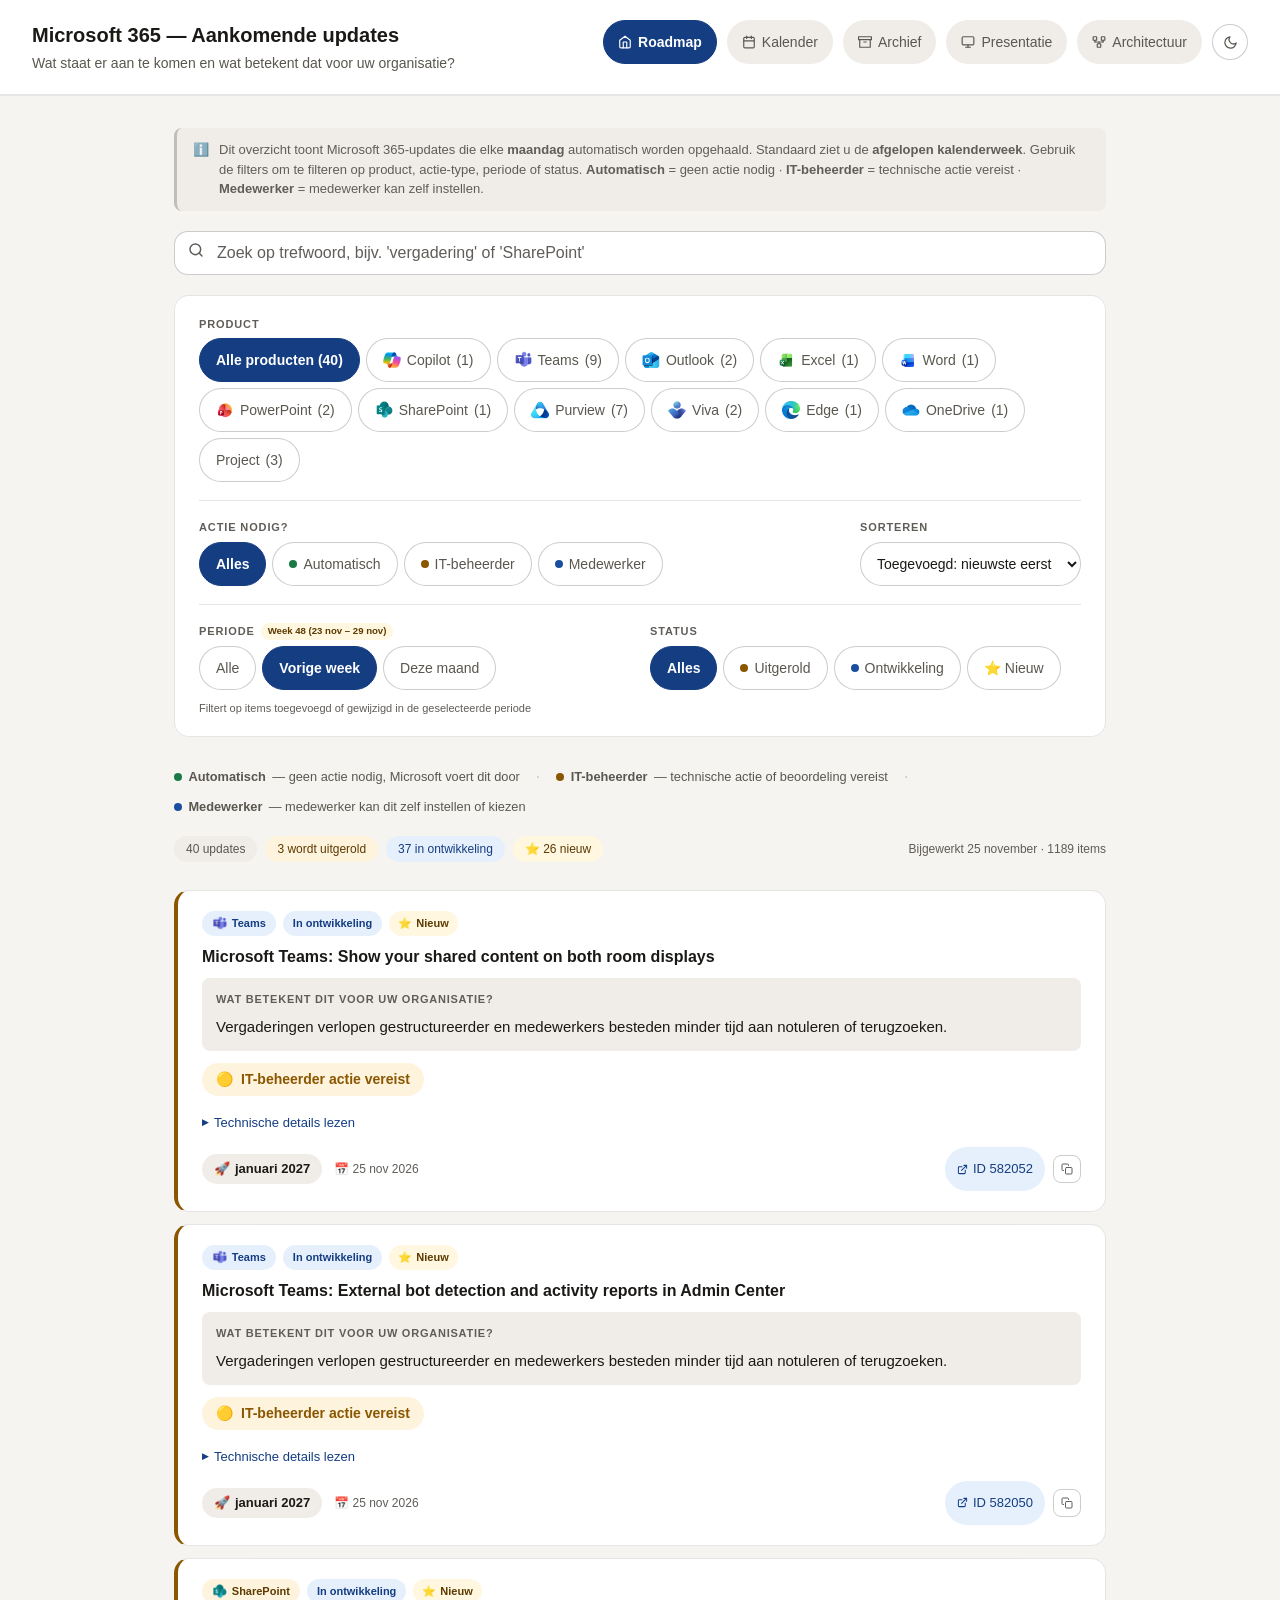
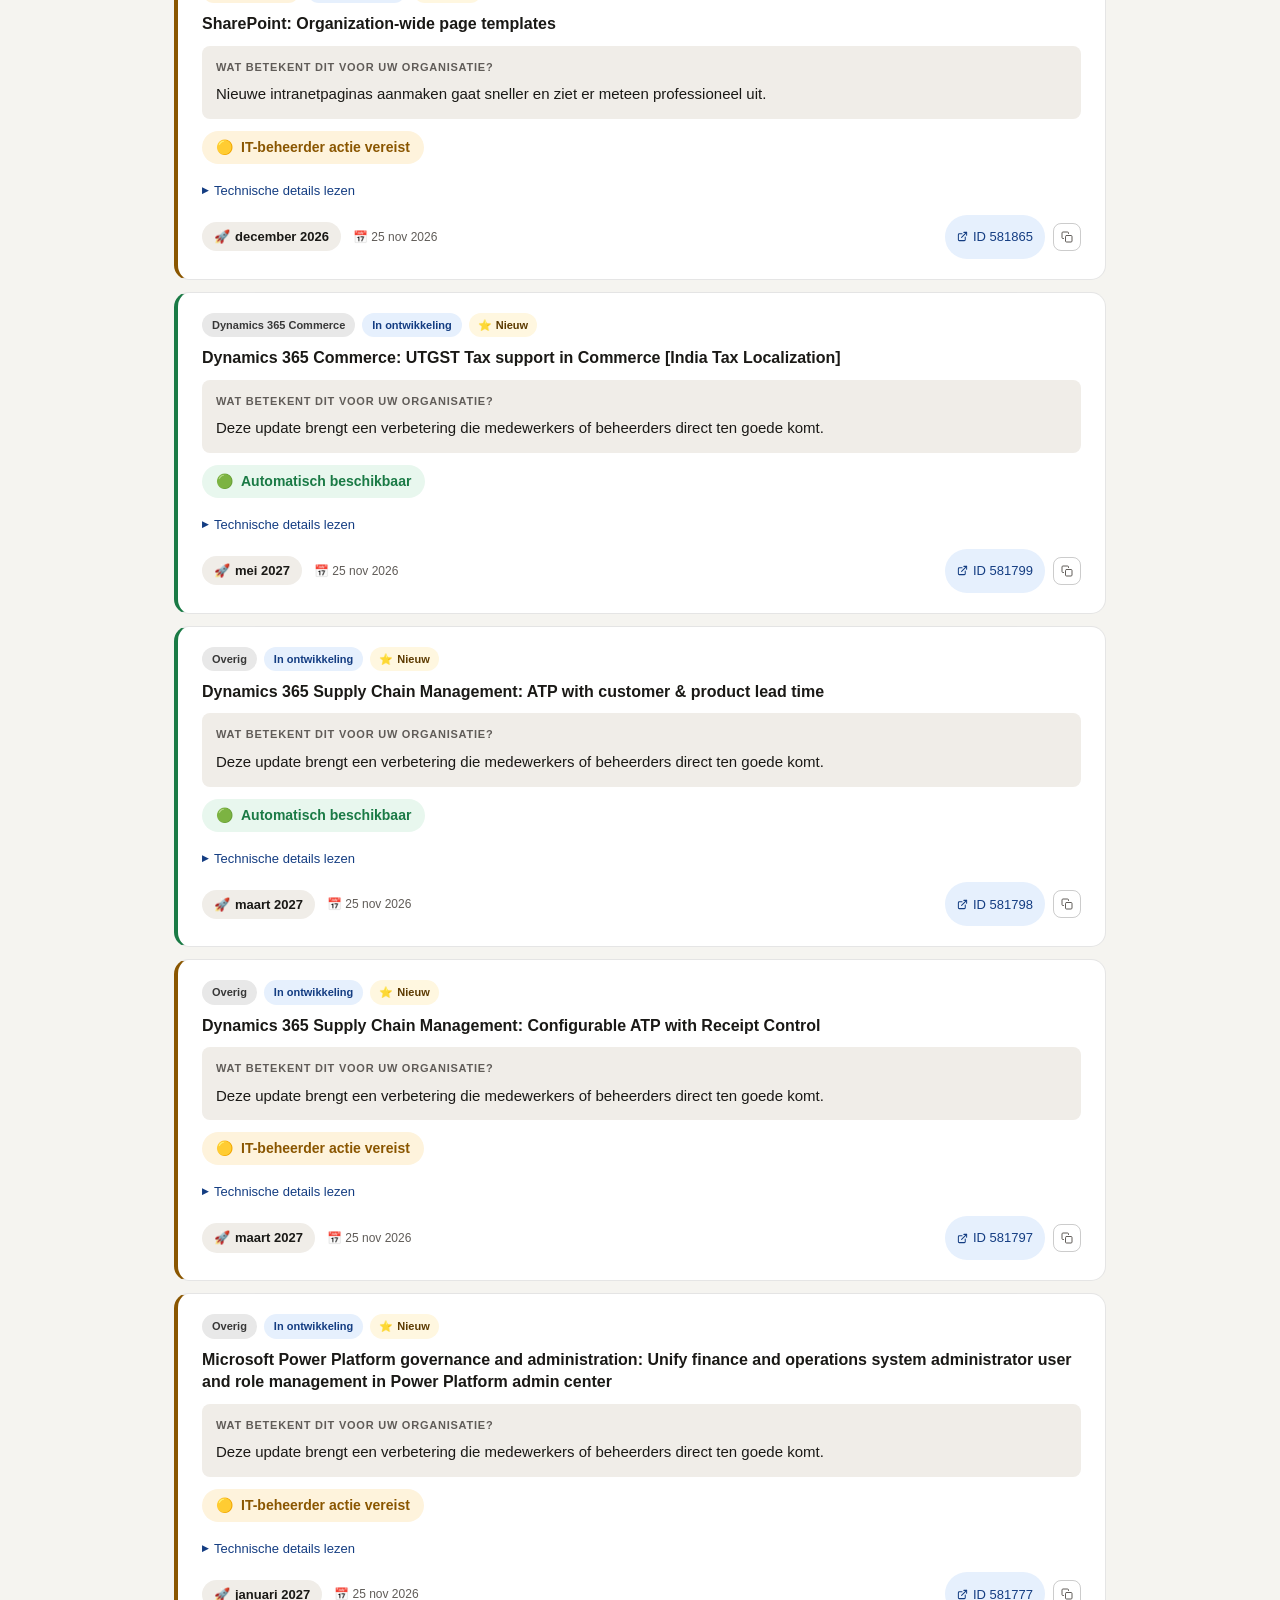
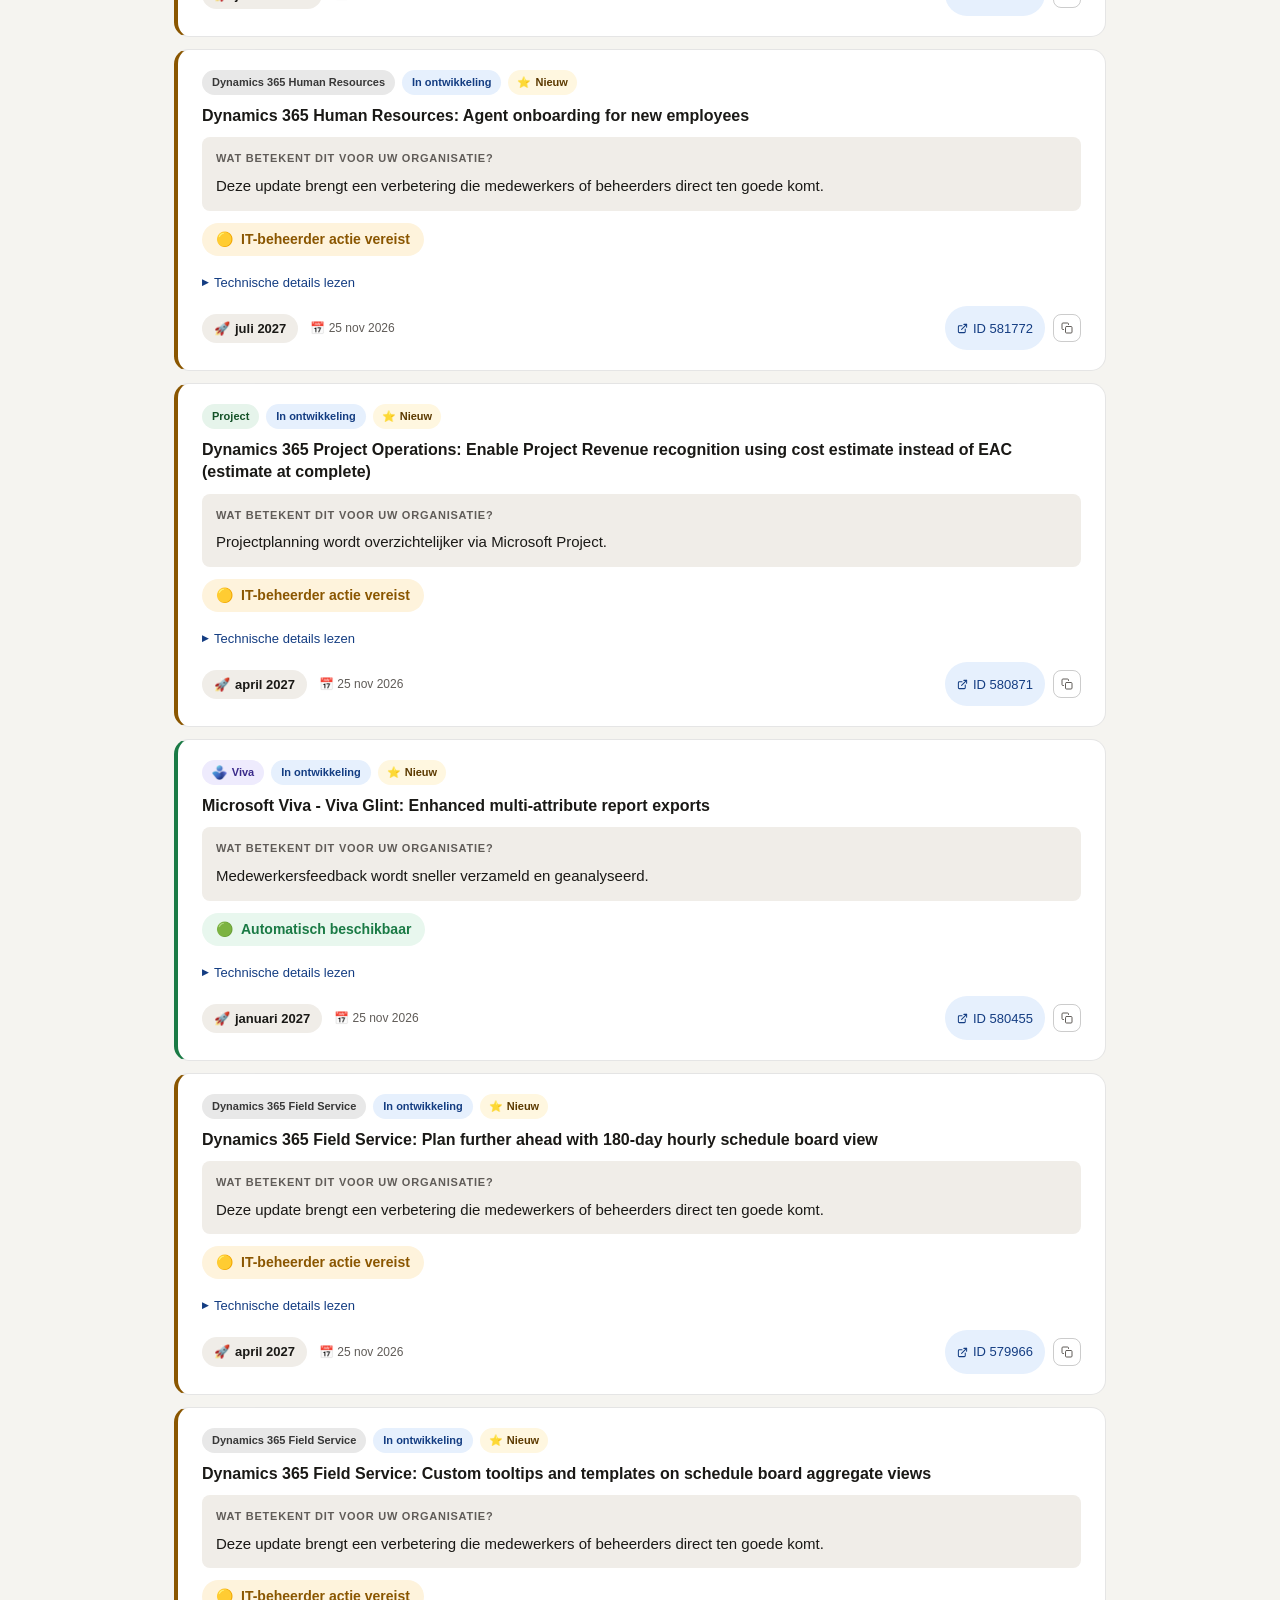
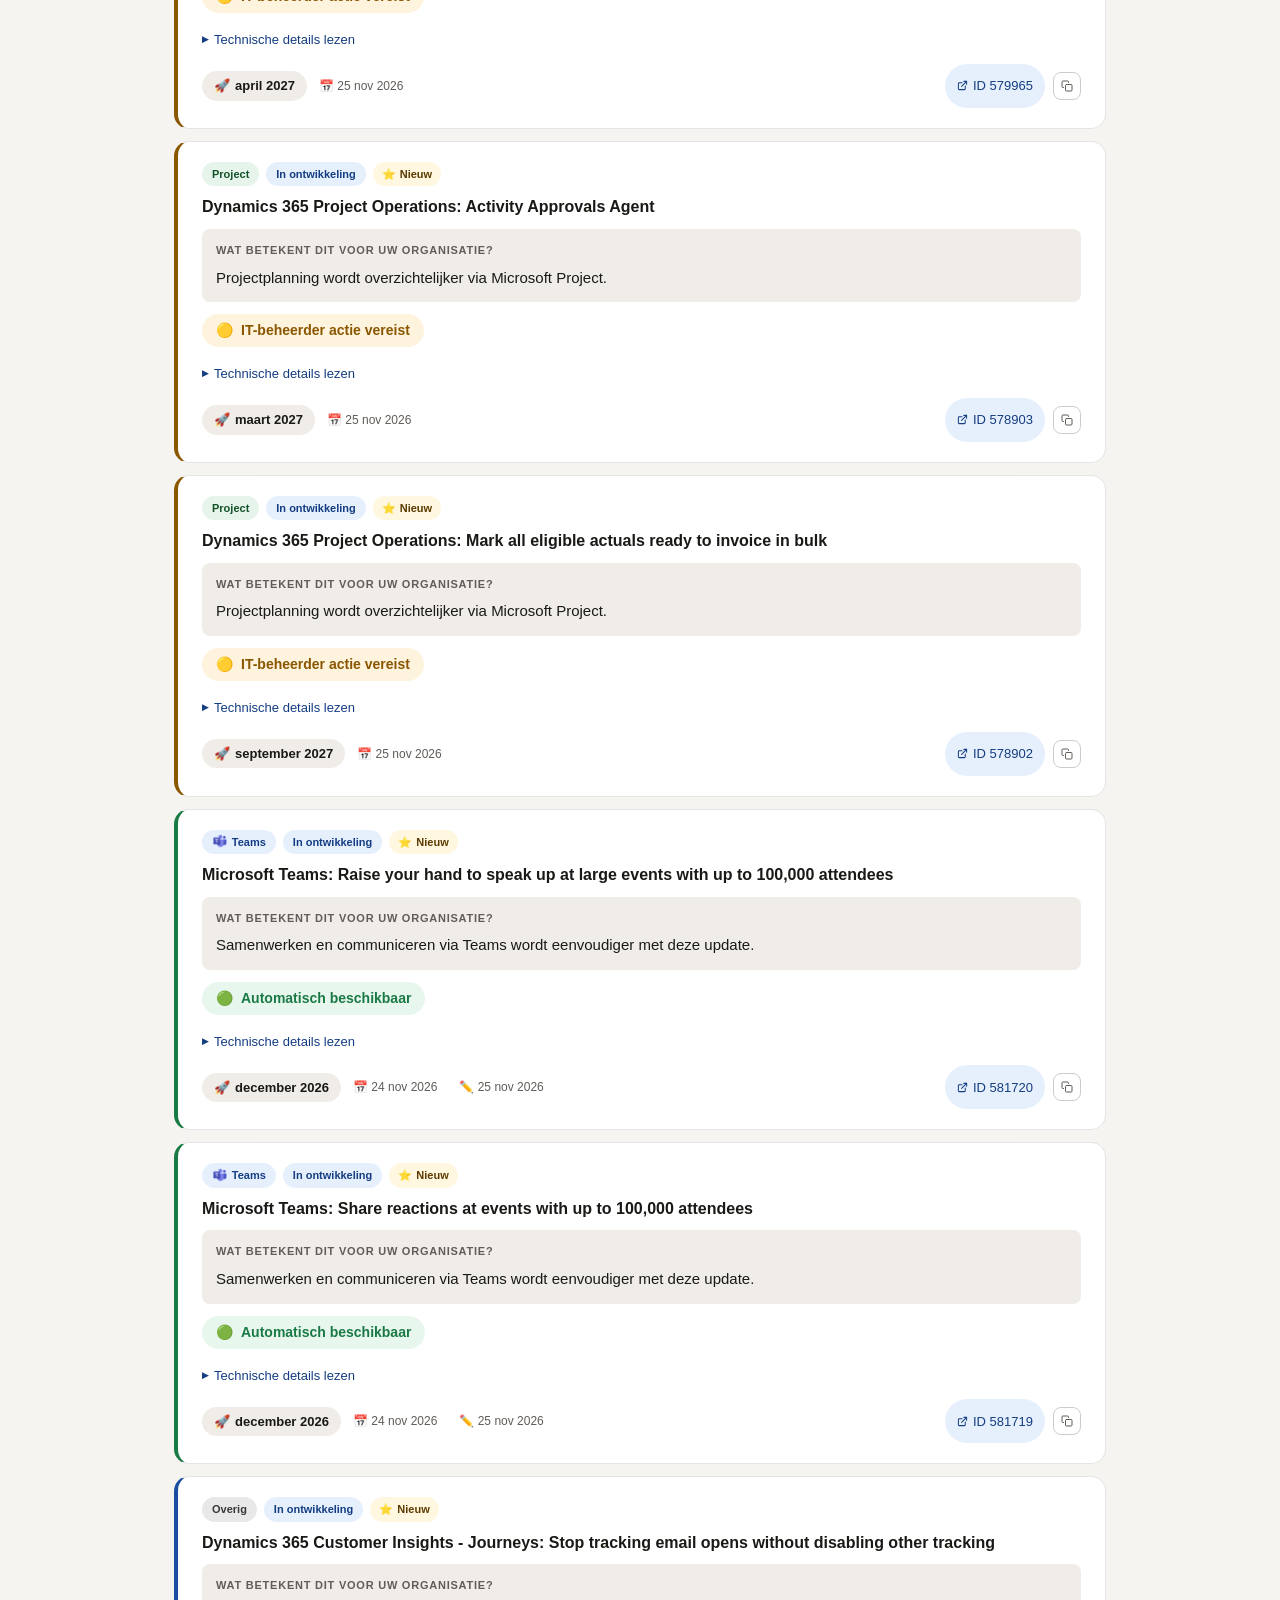
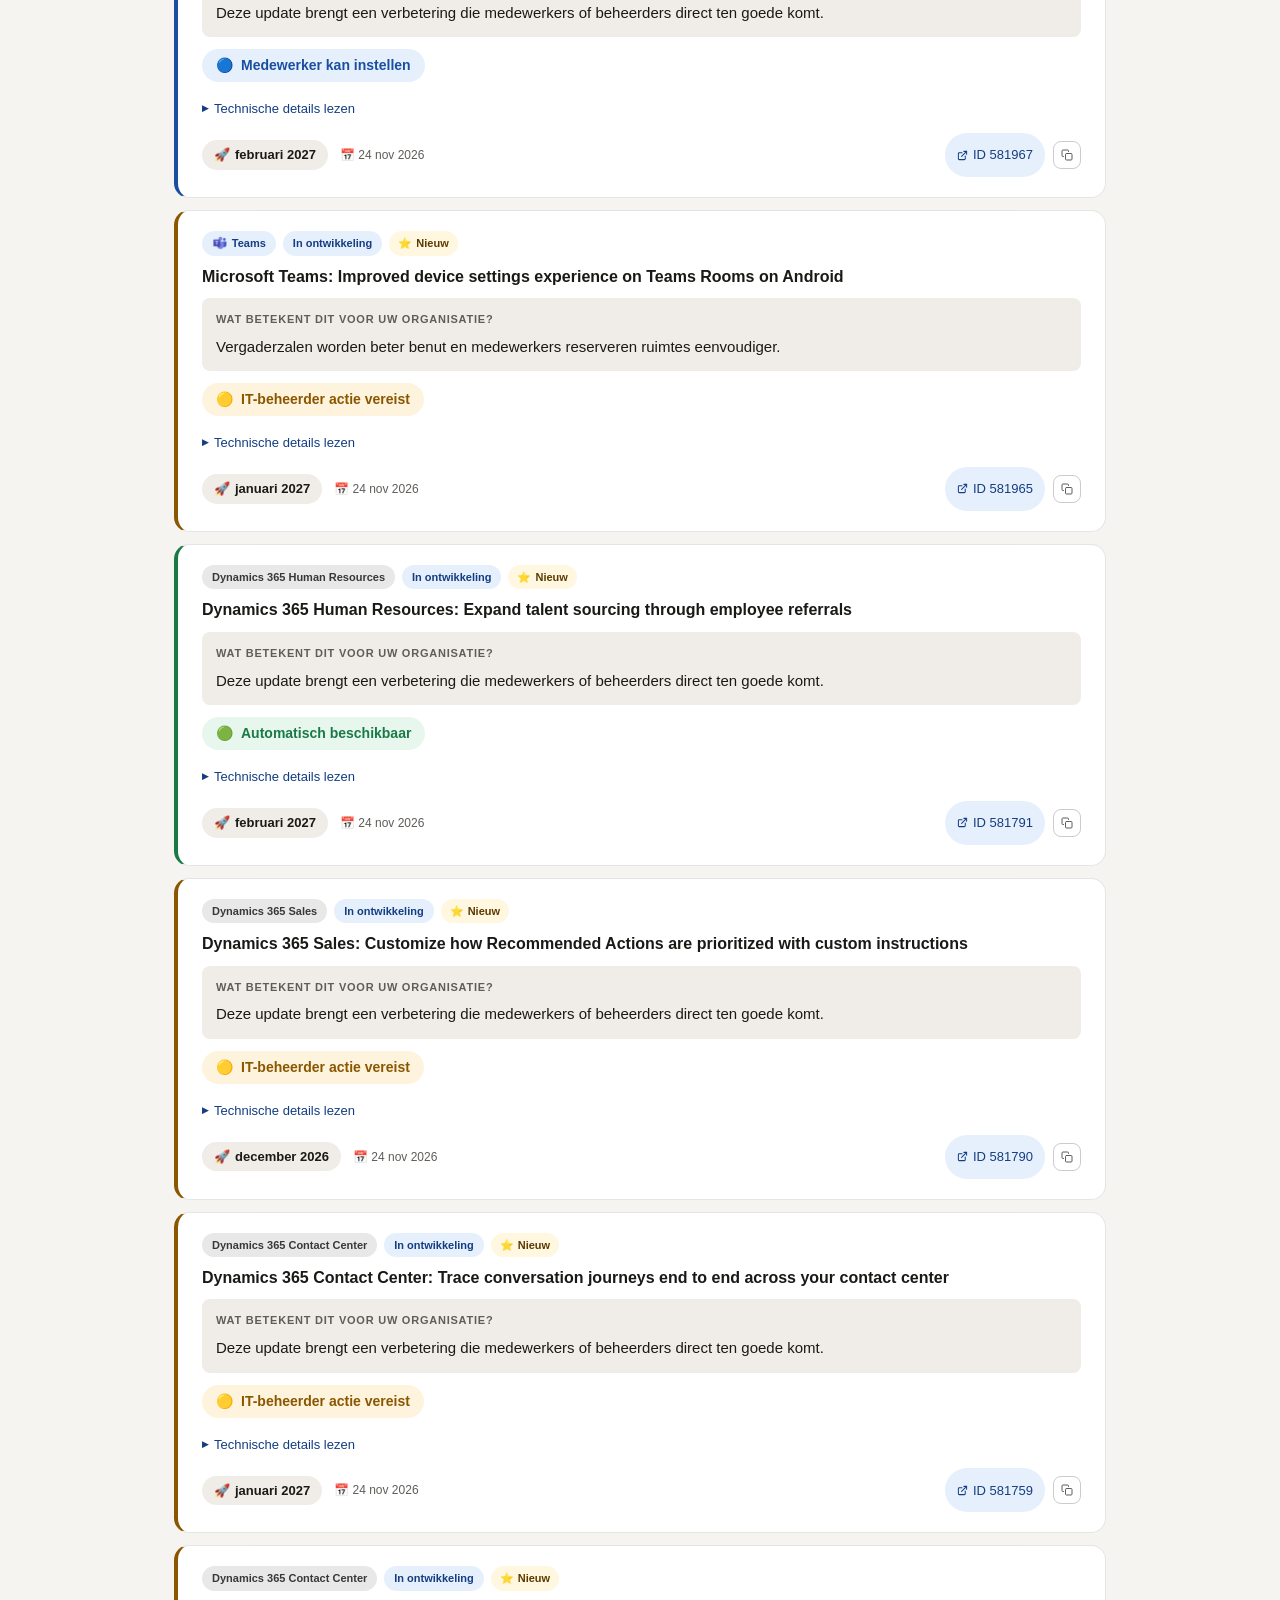
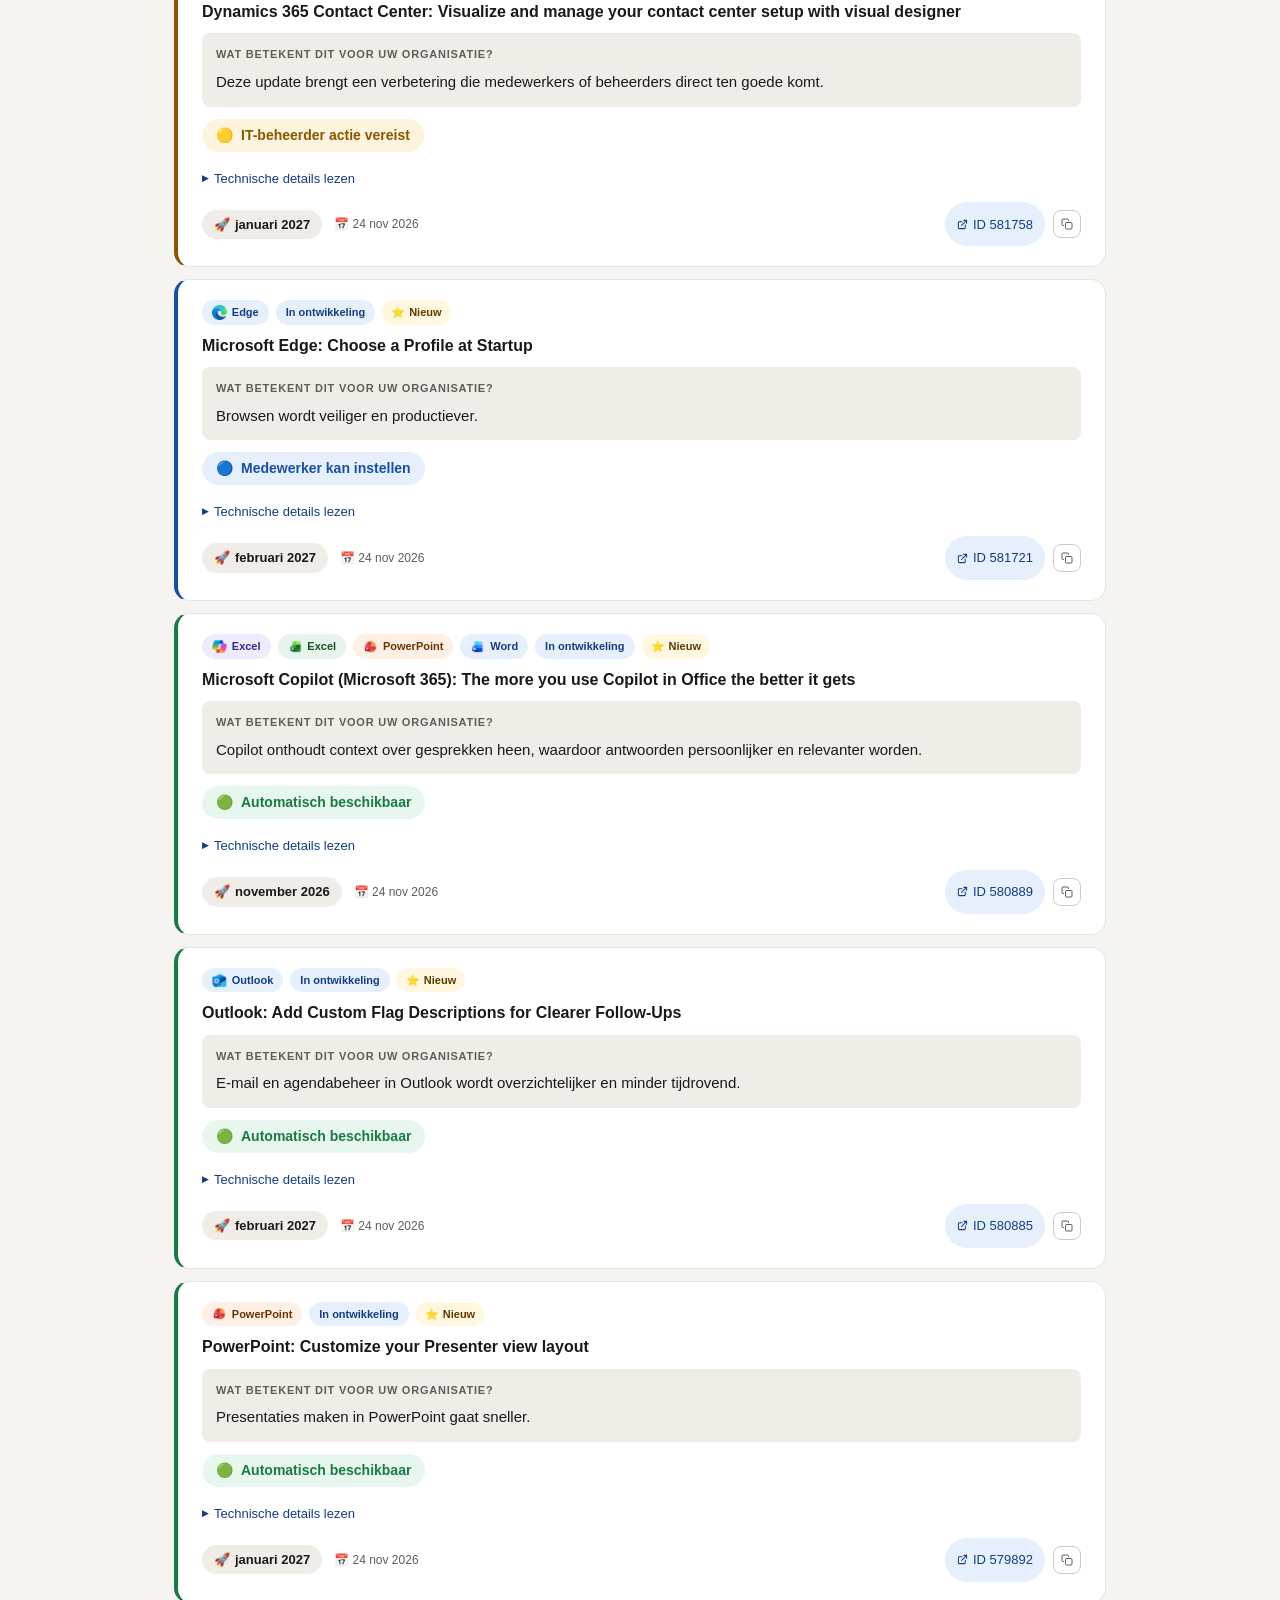
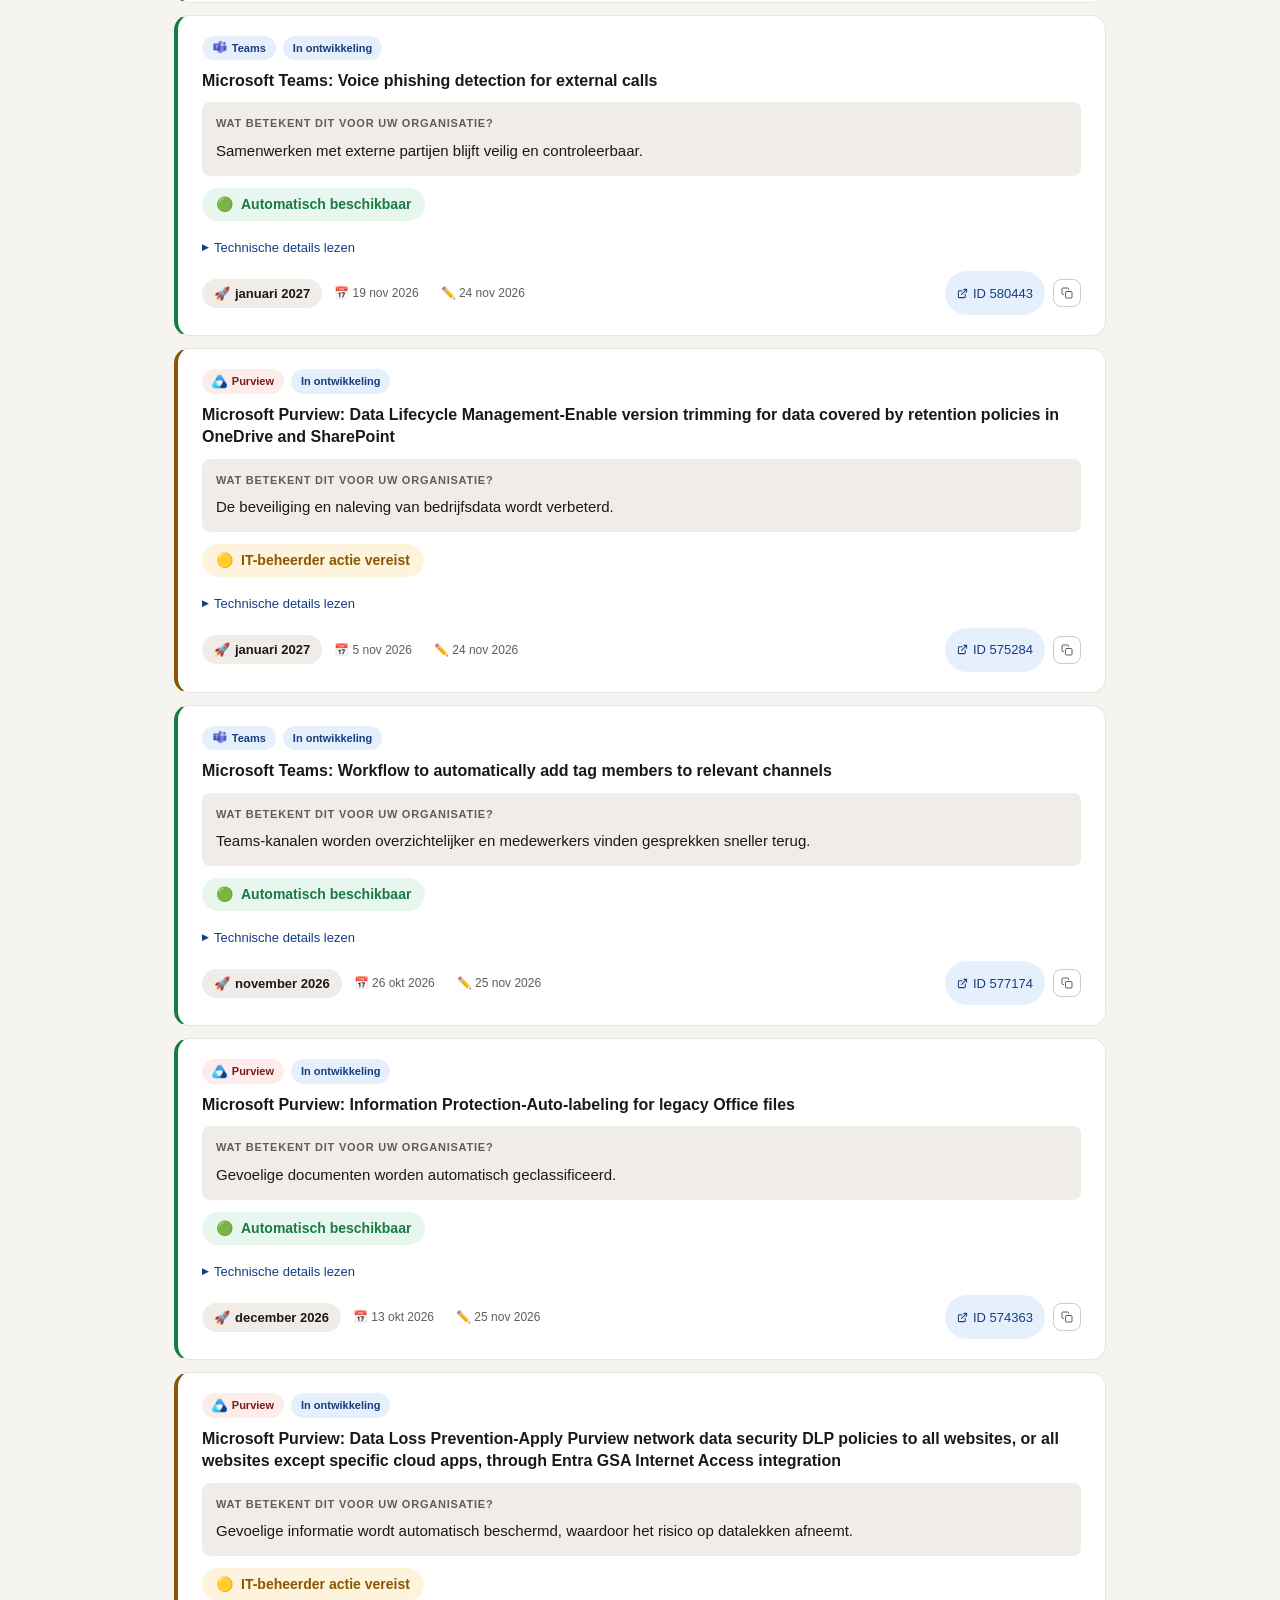
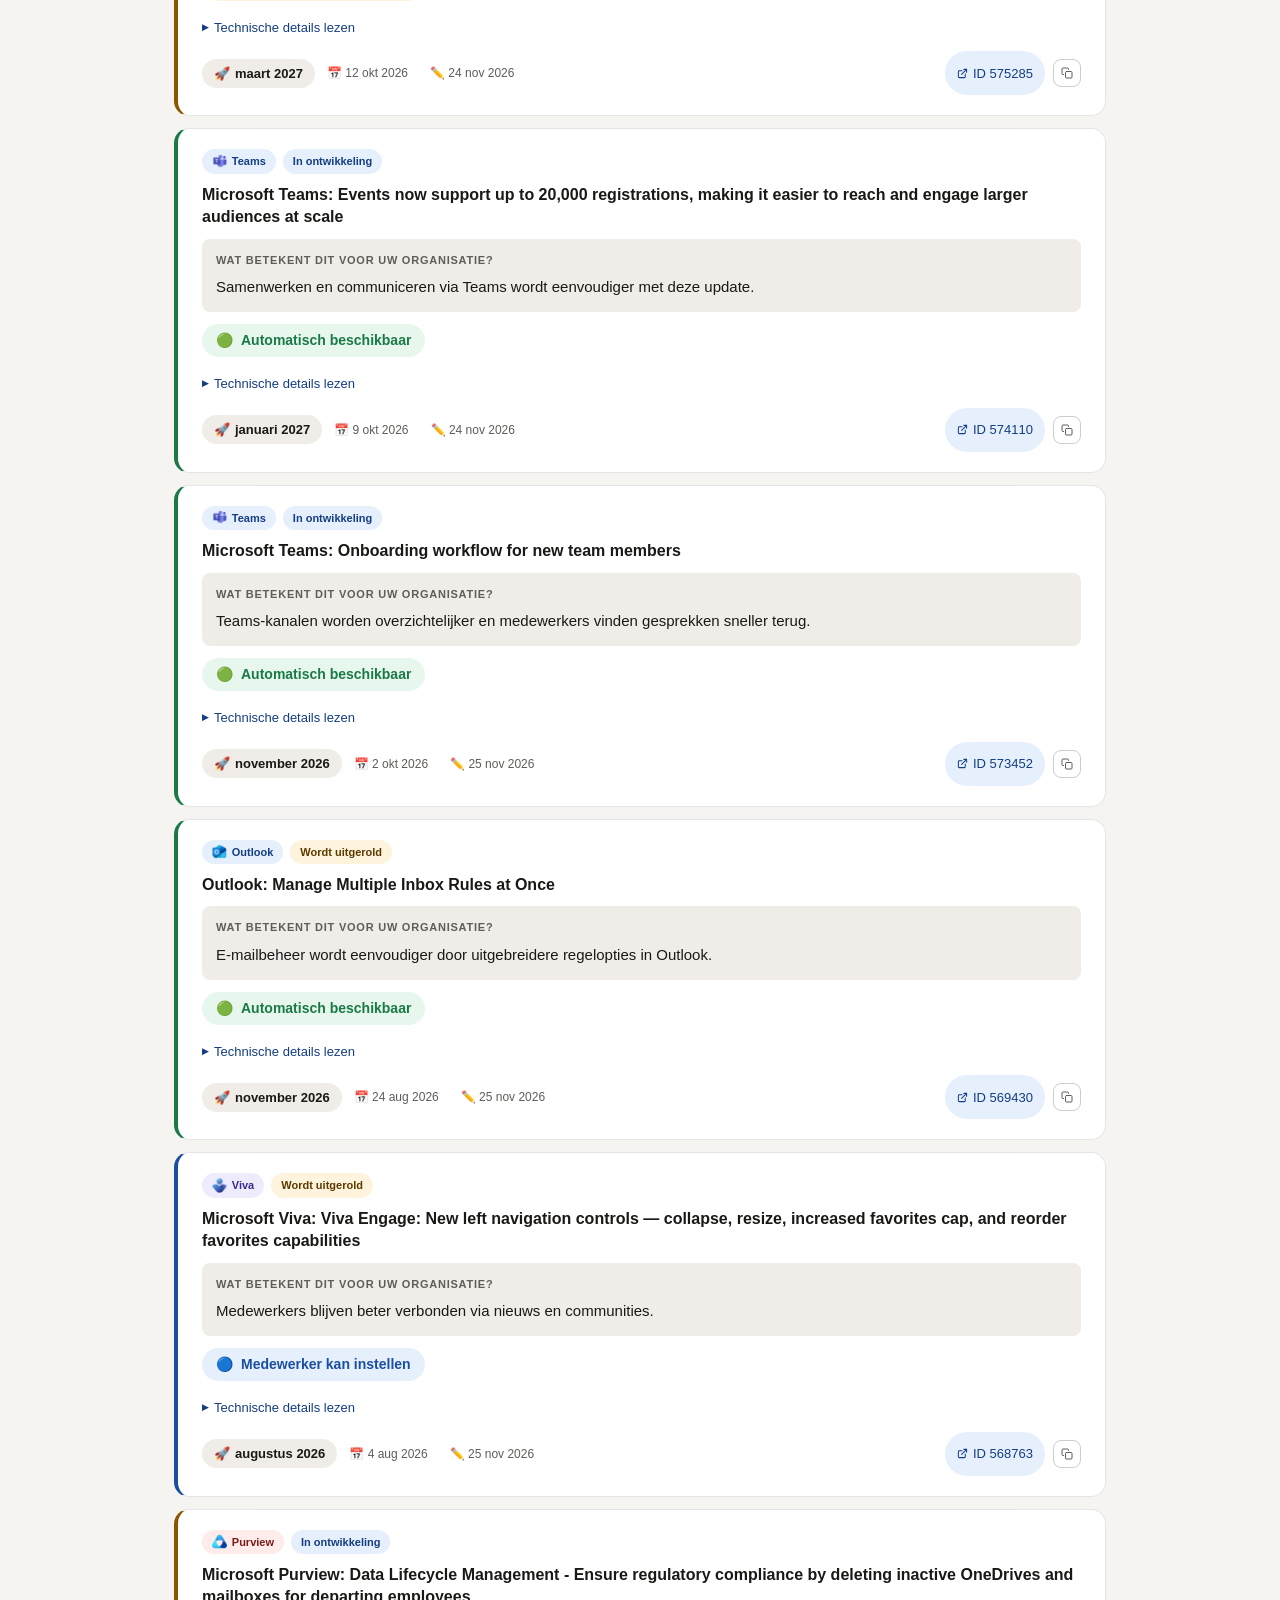
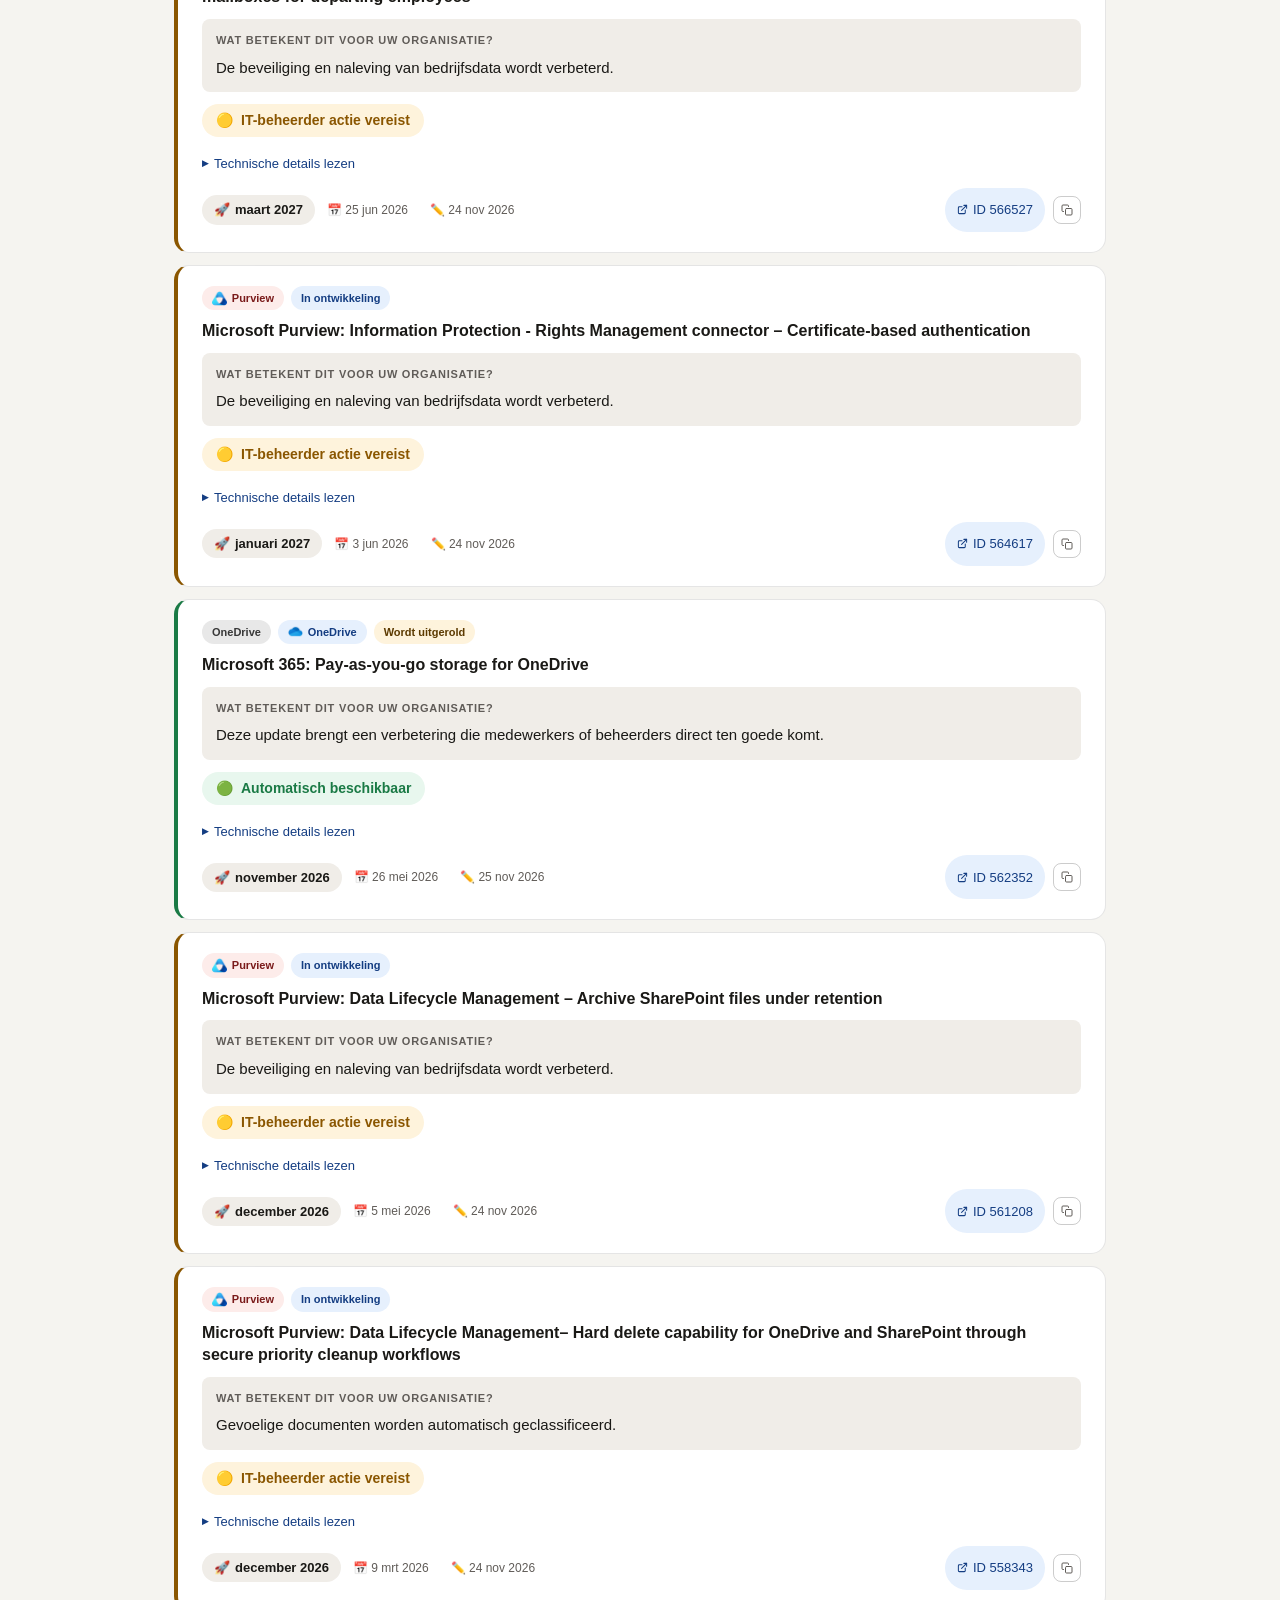
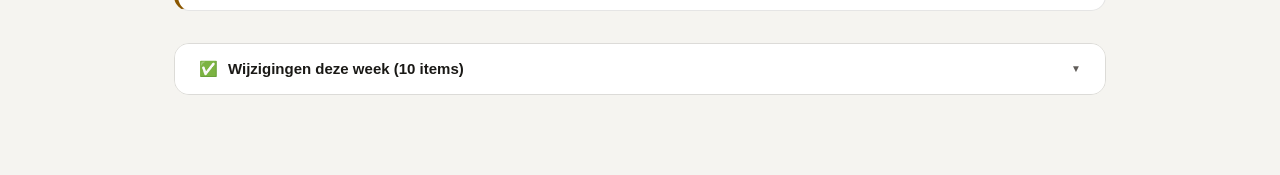
<file: index.html>
<!DOCTYPE html>
<html lang="nl" data-theme="">
<head>
<meta charset="UTF-8">
<meta name="viewport" content="width=device-width, initial-scale=1.0">
<title>Microsoft 365 Roadmap — Wat staat er aan te komen?</title>
<meta name="description" content="Overzicht van aankomende Microsoft 365-updates: wat staat er aan te komen, wat betekent het voor uw organisatie en is er actie nodig van IT of medewerkers?">
<link rel="stylesheet" href="shared.css">
<script>
(function(){var t=localStorage.getItem('theme');if(t==='dark'||t==='light'){document.documentElement.setAttribute('data-theme',t);}else if(window.matchMedia&&window.matchMedia('(prefers-color-scheme:dark)').matches){document.documentElement.setAttribute('data-theme','dark');}})();
</script>
</head>
<body>

<noscript>
  <div style="padding:2rem;text-align:center;font-family:sans-serif;background:#fef3dc;border-bottom:2px solid #8a5600">
    <strong>JavaScript is vereist</strong> — Schakel JavaScript in uw browser in om deze pagina te gebruiken.
  </div>
</noscript>

<a class="skip-link" href="#main-content">Ga naar hoofdinhoud</a>

<header role="banner">
  <div class="hdr">
    <div class="hdr-left">
      <div>
        <h1>Microsoft 365 — Aankomende updates</h1>
        <p class="hdr-sub">Wat staat er aan te komen en wat betekent dat voor uw organisatie?</p>
      </div>
    </div>
    <nav id="main-nav" class="hdr-right" aria-label="Hoofdnavigatie"></nav>
  </div>
</header>

<main id="main-content">
<div class="main">

  <!-- Info-banner -->
  <div class="disclaimer" role="note">
    <span style="flex-shrink:0" aria-hidden="true">ℹ️</span>
    <span>Dit overzicht toont Microsoft 365-updates die elke <strong>maandag</strong> automatisch worden opgehaald. Standaard ziet u de <strong>afgelopen kalenderweek</strong>. Gebruik de filters om te filteren op product, actie-type, periode of status. <strong>Automatisch</strong> = geen actie nodig · <strong>IT-beheerder</strong> = technische actie vereist · <strong>Medewerker</strong> = medewerker kan zelf instellen.</span>
  </div>

  <!-- Zoekbalk -->
  <div class="search-wrap" id="search-wrap">
    <span class="search-icon" aria-hidden="true">
      <svg width="16" height="16" viewBox="0 0 24 24" fill="none" stroke="currentColor" stroke-width="2.2" stroke-linecap="round" stroke-linejoin="round"><circle cx="11" cy="11" r="8"/><line x1="21" y1="21" x2="16.65" y2="16.65"/></svg>
    </span>
    <input id="search-input" type="search" class="search-input"
           placeholder="Zoek op trefwoord, bijv. 'vergadering' of 'SharePoint'"
           aria-label="Zoek in roadmap-updates" autocomplete="off" spellcheck="false">
    <button id="search-clear" class="search-clear" onclick="clearSearch()"
            aria-label="Zoekopdracht wissen" style="display:none">
      <svg width="14" height="14" viewBox="0 0 24 24" fill="none" stroke="currentColor" stroke-width="2.5" stroke-linecap="round" stroke-linejoin="round" aria-hidden="true"><line x1="18" y1="6" x2="6" y2="18"/><line x1="6" y1="6" x2="18" y2="18"/></svg>
    </button>
    <p id="search-origin-note" class="search-origin-note" style="display:none">
      Gefilterd op item vanaf de releasekalender. <button class="ms-link" onclick="clearSearch()">Wis filter</button>
    </p>
  </div>

  <!-- Filters -->
  <section class="filters" aria-label="Filters">

    <!-- 1. Product -->
    <div class="filter-group">
      <label id="lbl-app" class="filter-lbl">Product</label>
      <div class="filter-bar" id="apf" role="group" aria-labelledby="lbl-app">
        <button class="fb" data-p="all" aria-pressed="true">Alle producten</button>
        <!-- Dynamisch gevuld -->
      </div>
    </div>

    <div class="filter-divider"></div>

    <!-- 2. Actie + Sorteren -->
    <div class="filter-row-2">
      <div class="filter-group" style="flex:1">
        <label id="lbl-act" class="filter-lbl">Actie nodig?</label>
        <div class="filter-bar" id="act-bar" role="group" aria-labelledby="lbl-act">
          <button class="fb" data-act="all"   aria-pressed="true">Alles</button>
          <button class="fb" data-act="none"  aria-pressed="false"><span class="act-dot d-none"  aria-hidden="true"></span>Automatisch</button>
          <button class="fb" data-act="admin" aria-pressed="false"><span class="act-dot d-admin" aria-hidden="true"></span>IT-beheerder</button>
          <button class="fb" data-act="user"  aria-pressed="false"><span class="act-dot d-user"  aria-hidden="true"></span>Medewerker</button>
        </div>
      </div>
      <div class="filter-group" style="flex:0 0 auto">
        <label for="sort-select" class="filter-lbl">Sorteren</label>
        <select id="sort-select" onchange="render()">
          <option value="added-desc">Toegevoegd: nieuwste eerst</option>
          <option value="added-asc">Toegevoegd: oudste eerst</option>
        </select>
      </div>
    </div>

    <div class="filter-divider"></div>

    <!-- 3. Periode + Status -->
    <div class="filter-row-2">
      <div class="filter-group">
        <label id="lbl-fp" class="filter-lbl">
          Periode
          <span id="week-mini-badge" class="week-mini-badge" aria-live="polite"></span>
        </label>
        <div class="filter-bar" id="fp-bar" role="group" aria-labelledby="lbl-fp">
          <button class="fb" data-a="all" aria-pressed="false">Alle</button>
          <button class="fb" data-a="pw"  aria-pressed="true">Vorige week</button>
          <button class="fb" data-a="am"  aria-pressed="false">Deze maand</button>
        </div>
        <p class="filter-note">Filtert op items toegevoegd of gewijzigd in de geselecteerde periode</p>
      </div>
      <div class="filter-group">
        <label id="lbl-status" class="filter-lbl">Status</label>
        <div class="filter-bar" id="sf" role="group" aria-labelledby="lbl-status">
          <button class="fb" data-s="all"     aria-pressed="true">Alles</button>
          <button class="fb" data-s="rolling" aria-pressed="false"><span class="act-dot d-admin" aria-hidden="true"></span>Uitgerold</button>
          <button class="fb" data-s="dev"     aria-pressed="false"><span class="act-dot d-user"  aria-hidden="true"></span>Ontwikkeling</button>
          <button class="fb" data-s="new"     aria-pressed="false">⭐ Nieuw</button>
        </div>
      </div>
    </div>

  </section>

  <!-- Legenda -->
  <div class="legend" role="note" aria-label="Legenda acties">
    <span class="legend-item"><span class="act-dot d-none" aria-hidden="true"></span><strong>Automatisch</strong> — geen actie nodig, Microsoft voert dit door</span>
    <span class="legend-divider" aria-hidden="true">·</span>
    <span class="legend-item"><span class="act-dot d-admin" aria-hidden="true"></span><strong>IT-beheerder</strong> — technische actie of beoordeling vereist</span>
    <span class="legend-divider" aria-hidden="true">·</span>
    <span class="legend-item"><span class="act-dot d-user" aria-hidden="true"></span><strong>Medewerker</strong> — medewerker kan dit zelf instellen of kiezen</span>
  </div>

  <div class="stats-bar" id="stats-bar" aria-live="polite" aria-atomic="true" role="status"></div>

  <div id="root" role="feed" aria-busy="true" aria-label="Roadmap-updates">
    <div class="state-box">
      <div class="spinner" role="progressbar" aria-label="Updates worden geladen"></div>
      <h2>Updates ophalen…</h2>
      <p>Even geduld, de actuele roadmap wordt opgehaald.</p>
    </div>
  </div>

  <p id="empty-msg" role="status" style="display:none">
    Geen updates gevonden voor deze filterinstellingen. Probeer een andere combinatie of pas de zoekopdracht aan.
  </p>

  <div id="changes-block" class="collapsible-block" style="display:none">
    <button class="collapsible-toggle" aria-expanded="false" aria-controls="changes-inner"
            onclick="toggleCollapsible(this,'changes-inner')">
      <div class="collapsible-left">
        <span id="changes-icon" aria-hidden="true">⚑</span>
        <span id="changes-title">Wijzigingen deze week</span>
      </div>
      <span class="collapsible-chevron" aria-hidden="true">▼</span>
    </button>
    <div id="changes-inner" class="collapsible-inner" role="region" aria-label="Wijzigingen deze week">
      <p class="collapsible-subtitle">
        Deze updates stonden vorige week nog in de lijst maar zijn nu beschikbaar gekomen of geannuleerd door Microsoft.
      </p>
      <div id="changes-cards"></div>
    </div>
  </div>

</div>
</main>


<script src="app-meta.js"></script>
<script src="shared.js"></script>
<script>
'use strict';
renderNav('index');

function copyItemLink(id){
  var url=window.location.origin+window.location.pathname+'?id='+id;
  if(navigator.clipboard){
    navigator.clipboard.writeText(url).then(function(){
      var btn=document.querySelector('#item-'+id+' .copy-link-btn');
      if(btn){btn.setAttribute('aria-label','Link gekopieerd!');setTimeout(function(){btn.setAttribute('aria-label','Kopieer directe link naar dit item');},2000);}
    });
  }
}

/* ── State ──────────────────────────────────────────────────────────────── */
var ALL_ITEMS   = [];
var fS  = 'all';
var fA  = 'pw';      /* Standaard: vorige kalenderweek */
var fP  = 'all';
var fAct= 'all';
var fQ  = '';
var searchTimer = null;
var fromKalender = false;
var idParam = null;
var lastUpdatedText = '';

/* ── URL-parameters ────────────────────────────────────────────────────── */
(function(){
  var params = new URLSearchParams(window.location.search);
  var zoek   = params.get('zoek');
  idParam = params.get('id');

  if (idParam) {
    fQ = idParam.trim();
    fA = 'all'; fS = 'all'; fAct = 'all'; fP = 'all';
    fromKalender = true;
    document.addEventListener('DOMContentLoaded', function(){
      var inp = document.getElementById('search-input');
      if (inp) {
        inp.value = 'ID: ' + idParam;
        document.getElementById('search-clear').classList.add('show');
        document.getElementById('search-origin-note').classList.add('show');
      }
      document.querySelectorAll('#fp-bar .fb').forEach(function(b){
        b.setAttribute('aria-pressed', b.getAttribute('data-a')==='all'?'true':'false');
        b.className='fb';
      });
    });
  } else if (zoek) {
    fQ = zoek.trim().toLowerCase();
    fromKalender = true;
    document.addEventListener('DOMContentLoaded', function(){
      var inp = document.getElementById('search-input');
      if (inp) {
        inp.value = zoek;
        document.getElementById('search-clear').classList.add('show');
        document.getElementById('search-origin-note').classList.add('show');
      }
    });
  }
})();

/* ── Fetch + cache ─────────────────────────────────────────────────────── */
function loadData(){
  try{
    var cached=sessionStorage.getItem(CACHE_KEY);
    if(cached){
      var p=JSON.parse(cached);
      /* Geldig als: jonger dan 30min én de data niet van vóór de meest recente maandag-run (06:00 UTC) */
      var now=Date.now();
      var d=new Date(); var dow=d.getUTCDay(); /* 0=zo,1=ma */
      var msSinceMon=((dow===0?6:dow-1)*86400+(d.getUTCHours()*3600+d.getUTCMinutes()*60+d.getUTCSeconds()-6*3600))*1000;
      if(msSinceMon<0)msSinceMon+=7*86400*1000; /* vorige maandag */
      var lastMonRun=now-msSinceMon;
      var fresh=now-p._ts<30*60*1000 && p._ts>lastMonRun;
      if(fresh){handleData(p);return;}
    }
  }catch(e){}
  var ctrl=new AbortController();
  var timer=setTimeout(function(){ctrl.abort();},12000);
  fetch('data.json?v='+Date.now(),{signal:ctrl.signal})
    .finally(function(){clearTimeout(timer);})
    .then(function(r){if(!r.ok)throw new Error('HTTP '+r.status);return r.json();})
    .then(function(data){
      try{data._ts=Date.now();sessionStorage.setItem(CACHE_KEY,JSON.stringify(data));}catch(e){}
      handleData(data);
    })
    .catch(function(err){
      var msg=err.name==='AbortError'?'Tijdslimiet overschreden.':String(err);
      document.getElementById('root').setAttribute('aria-busy','false');
      document.getElementById('root').innerHTML=
        '<div class="state-box" role="alert"><h2>Kon de updates niet laden</h2>'+
        '<p style="margin-top:.5rem">Controleer of de GitHub Actions workflow succesvol gedraaid heeft.</p>'+
        '<p style="margin-top:.75rem;font-size:.75rem;color:var(--faint)">'+esc(msg)+'</p></div>';
    });
}

/* ── Weeklabels bijwerken ───────────────────────────────────────────────── */
function updateWeekLabels(){
  var now=new Date();
  var wn=isoWeek(now); var ws=weekStart(now); var we=weekEnd(now);
  /* Vorige week: weekStart 7 dagen terug */
  var pwStart=new Date(ws); pwStart.setDate(pwStart.getDate()-7);
  var pwEnd=new Date(we); pwEnd.setDate(pwEnd.getDate()-7);
  var pwn=isoWeek(pwStart);
  var fmt=function(d){return d.toLocaleDateString('nl-NL',{day:'numeric',month:'short'});};
  var lblPrev='Week '+pwn+' ('+fmt(pwStart)+' \u2013 '+fmt(pwEnd)+')';
  /* Periodeknop bijwerken */
  var pwBtn=document.querySelector('#fp-bar [data-a="pw"]');
  if(pwBtn)pwBtn.textContent='Vorige week';
  /* Mini-badge toont altijd de afgelopen week */
  var badge=document.getElementById('week-mini-badge');
  if(badge)badge.textContent=lblPrev;
}

/* ── Data verwerken ─────────────────────────────────────────────────────── */
function handleData(data){
  /* Vorige kalenderweek — zelfde definitie als periodefilter 'pw' */
  var _now=new Date();
  var _ws=weekStart(_now); var _we=weekEnd(_now);
  var _pwS=new Date(_ws); _pwS.setDate(_pwS.getDate()-7);
  var _pwE=new Date(_we); _pwE.setDate(_pwE.getDate()-7);
  ALL_ITEMS=data.items.map(function(i){
    /* isNew = item werd TOEGEVOEGD in de vorige kalenderweek (= laatste run) */
    var added=i.added?new Date(i.added):null;
    return Object.assign({},i,{isNew: !!(added&&added>=_pwS&&added<=_pwE)});
  });
  var gen=new Date(data.generated);
  lastUpdatedText = 'Bijgewerkt\u00a0' + gen.toLocaleDateString('nl-NL',{day:'numeric',month:'long'}) + '\u00a0\u00b7\u00a0' + data.count + '\u00a0items';

  document.getElementById('root').setAttribute('aria-busy','false');
  buildAppFilter(ALL_ITEMS);
  updateWeekLabels();
  var removed=data.removed||[];
  if(removed.length>0){
    document.getElementById('changes-block').style.display='block';
    document.getElementById('changes-title').textContent='Wijzigingen deze week ('+removed.length+' item'+(removed.length!==1?'s':'')+')';
    document.getElementById('changes-icon').textContent=removed.some(function(r){return r.status==='launched';})?' \u2705':'\u2691';
    document.getElementById('changes-cards').innerHTML=removed.map(function(r){
      var meta=APP_META[r.app]||APP_META.other;
      return '<div class="rcard">'+
        buildProductPills(r)+
        '<span class="rcard-title">'+esc(r.title)+'</span>'+
        '<div class="rcard-right"><span class="pill p-'+r.status+'">'+esc(r.statusNl)+'</span>'+
        '<a class="ms-link" href="https://www.microsoft.com/en-us/microsoft-365/roadmap?searchterms='+r.id+'" target="_blank" rel="noopener noreferrer">'+LINK_ICON+' ID '+r.id+'</a></div></div>';
    }).join('');
  }
  render();
}

/* ── Productfilter opbouwen met iconen ───────────────────────────────────── */
function buildAppFilter(items){
  var present=new Set();items.forEach(function(i){present.add(i.app);(i.tags||[]).forEach(function(k){if(k)present.add(k);});});
  var bar=document.getElementById('apf');
  while(bar.children.length>1)bar.removeChild(bar.lastChild);
  APP_ORDER.forEach(function(key){
    if(!present.has(key))return;
    var meta=APP_META[key];
    var btn=document.createElement('button');
    btn.className='fb';
    btn.setAttribute('data-p',key);
    btn.setAttribute('aria-pressed','false');
    btn.innerHTML=appIconHTML(key)+esc(meta.label)+' <span class="app-count">(0)</span>';
    bar.appendChild(btn);
  });
  bar.addEventListener('click',function(e){
    var t=e.target.closest('[data-p]');if(!t)return;
    bar.querySelectorAll('.fb').forEach(function(b){
      b.setAttribute('aria-pressed','false');
      b.className='fb';
    });
    var v=t.getAttribute('data-p');
    t.setAttribute('aria-pressed','true');
    if(v!=='all')t.classList.add('ao-'+v);
    fP=v;render();
  });
}

function updateAppCounts(items){
  var counts={};items.forEach(function(i){counts[i.app]=(counts[i.app]||0)+1;(i.tags||[]).forEach(function(k){if(k&&k!=='other')counts[k]=(counts[k]||0)+1;});});
  var allBtn=document.querySelector('#apf [data-p="all"]');
  if(allBtn)allBtn.textContent='Alle producten ('+items.length+')';
  document.querySelectorAll('#apf [data-p]').forEach(function(btn){
    var key=btn.getAttribute('data-p');if(key==='all')return;
    var meta=APP_META[key];
    var n=counts[key]||0;
    btn.innerHTML=appIconHTML(key)+esc(meta.label)+' <span class="app-count">('+n+')</span>';
    btn.style.display=(n===0&&fP!==key)?'none':'';
  });
}

/* ── UI-helpers ─────────────────────────────────────────────────────────── */
function toggleCollapsible(btn,panelId){
  var open=btn.getAttribute('aria-expanded')==='true';
  btn.setAttribute('aria-expanded',open?'false':'true');
  var panel=document.getElementById(panelId);
  var chevron=btn.querySelector('.collapsible-chevron');
  panel.classList.toggle('open',!open);
  if(chevron)chevron.classList.toggle('open',!open);
}
function debouncedSearch(val){clearTimeout(searchTimer);searchTimer=setTimeout(function(){onSearch(val);},200);}
function onSearch(val){
  fQ=val.trim().toLowerCase();
  document.getElementById('search-clear').classList.toggle('show',fQ.length>0);
  if(fromKalender&&fQ.length===0){document.getElementById('search-origin-note').classList.remove('show');}
  render();
}
function clearSearch(){
  document.getElementById('search-input').value='';
  document.getElementById('search-clear').classList.remove('show');
  document.getElementById('search-origin-note').classList.remove('show');
  fQ='';
  idParam=null;
  /* Herstel standaard filterstate als we via kalender/deep-link binnenkwamen */
  if(fromKalender){
    fA='pw'; fS='all'; fAct='all'; fP='all';
    /* Periode-filter buttons terugzetten naar 'Vorige week' */
    document.querySelectorAll('#fp-bar .fb').forEach(function(b){
      var v=b.getAttribute('data-a');
      b.setAttribute('aria-pressed',v==='pw'?'true':'false');
      b.className='fb';
    });
    /* Actie-filter terugzetten naar 'Alles' */
    document.querySelectorAll('#act-bar .fb').forEach(function(b){
      b.setAttribute('aria-pressed',b.getAttribute('data-act')==='all'?'true':'false');
      b.className='fb';
    });
    /* Status-filter terugzetten naar 'Alles' */
    document.querySelectorAll('#sf .fb').forEach(function(b){
      b.setAttribute('aria-pressed',b.getAttribute('data-s')==='all'?'true':'false');
      b.className='fb';
    });
    /* Product-filter terugzetten naar 'Alle producten' */
    document.querySelectorAll('#apf .fb').forEach(function(b){
      b.setAttribute('aria-pressed',b.getAttribute('data-p')==='all'?'true':'false');
      b.className='fb';
    });
  }
  fromKalender=false;
  render();
  document.getElementById('search-input').focus();
}


/* ── Multi-product pills ────────────────────────────────────────────────── */
/* ── Kaart-opties voor index.html (volledig) ────────────────────────────── */
var INDEX_CARD_OPTS = {
  newBadge: true, benefit: true, action: true,
  details: true,  release: true, dates:  true, copy: true
};

/* ── Render ─────────────────────────────────────────────────────────────── */
function render(){
  if(!ALL_ITEMS.length)return;
  var sort=document.getElementById('sort-select').value;
  var query=fQ;

  var withoutApp=ALL_ITEMS.filter(function(i){
    if(fS==='new'){if(!i.isNew)return false;}else if(fS!=='all'&&i.status!==fS)return false;
    if(fAct!=='all'&&i.action!==fAct)return false;
    /* Unified periode filter: added OF modified binnen de periode */
    if(fA!=='all'){
      var now=new Date();
      var prevWkStart=new Date(weekStart(now)); prevWkStart.setDate(prevWkStart.getDate()-7);
      var prevWkEnd=new Date(weekEnd(now)); prevWkEnd.setDate(prevWkEnd.getDate()-7);
      function inPrevWeek(d){ if(!d)return false; var dt=new Date(d); return dt>=prevWkStart&&dt<=prevWkEnd; }
      var addOk=fA==='pw'?inPrevWeek(i.added):daysAgo(i.added)<=31;
      var modOk=fA==='pw'?inPrevWeek(i.modified):daysAgo(i.modified)<=31;
      if(!addOk&&!modOk)return false;
    }
    if(query){
      var qId=parseInt(query);
      if(!isNaN(qId)&&idParam){if(i.id!==qId)return false;}
      else{if(!(i.title.toLowerCase().includes(query)||i.benefit.toLowerCase().includes(query)))return false;}
    }
    return true;
  });

  updateAppCounts(withoutApp);
  var filtered=withoutApp.filter(function(i){if(fP==='all')return true;if(i.app===fP)return true;return (i.tags||[]).indexOf(fP)!==-1;});
  filtered=filtered.slice().sort(function(a,b){
    if(sort==='added-desc'||sort==='added-asc'){
      /* 1. ⭐ Nieuw items (toegevoegd vorige week) altijd eerst bij desc */
      if(sort==='added-desc'&&a.isNew!==b.isNew)return a.isNew?-1:1;
      /* 2. Gesorteerd op added-datum */
      var byAdded=new Date(b.added||0)-new Date(a.added||0);
      if(byAdded!==0)return sort==='added-desc'?byAdded:-byAdded;
      /* 3. Tiebreaker: modified-datum */
      return new Date(b.modified||0)-new Date(a.modified||0);
    }
    if(sort==='release-asc'||sort==='release-desc'){
      var ra=parseReleaseDate(a.release);
      var rb=parseReleaseDate(b.release);
      var diff=ra-rb;
      return sort==='release-asc'?diff:-diff;
    }
    if(sort==='status'){
      var order={rolling:0,dev:1};
      var sa=order[a.status]!==undefined?order[a.status]:2;
      var sb=order[b.status]!==undefined?order[b.status]:2;
      return sa-sb;
    }
    return 0;
  });
  var rolling=filtered.filter(function(i){return i.status==='rolling';});
  var dev=filtered.filter(function(i){return i.status==='dev';});
  var newCount=filtered.filter(function(i){return i.isNew;}).length;
  document.getElementById('stats-bar').innerHTML=
    '<div class="stats-left">'+
    '<span class="stat-pill s-total">'+filtered.length+' updates</span>'+
    '<span class="stat-pill s-rolling">'+rolling.length+' wordt uitgerold</span>'+
    '<span class="stat-pill s-dev">'+dev.length+' in ontwikkeling</span>'+
    (newCount?'<span class="stat-pill s-new">\u2B50 '+newCount+' nieuw</span>':'')+
    (query?'<span class="stat-pill" style="background:var(--new-bg);color:var(--new-t)">Zoek: "'+esc(query)+'"</span>':'')+'</div>'+
    (lastUpdatedText?'<span class="stat-updated">'+lastUpdatedText+'</span>':'');
  var emptyEl=document.getElementById('empty-msg');
  var rootEl=document.getElementById('root');
  if(!filtered.length){
    rootEl.innerHTML='';
    /* Specifieke melding bij periode-filter 'vorige week' */
    if(fA==='pw'){
      emptyEl.innerHTML='<p>Geen updates gevonden voor de afgelopen kalenderweek.</p>'+
        '<p style="margin-top:.75rem"><button class="fb" style="margin:0 auto" onclick="'+
        'document.querySelectorAll(\"#fp-bar .fb\").forEach(function(b){b.setAttribute(\"aria-pressed\",\"false\")});'+
        'document.querySelector(\"#fp-bar [data-a=\\\"all\\\"]\").setAttribute(\"aria-pressed\",\"true\");'+
        'fA=\"all\";render();">Toon alle periodes</button></p>';
    } else {
      emptyEl.innerHTML='<p>Geen updates gevonden voor deze filterinstellingen.</p>'+
        '<p style="margin-top:.5rem;font-size:.875rem;color:var(--faint)">Probeer een andere combinatie of pas de zoekopdracht aan.</p>';
    }
    emptyEl.classList.add('show');return;
  }
  emptyEl.classList.remove('show');
  rootEl.innerHTML='<section aria-label="'+filtered.length+' updates">'+filtered.map(function(i){return cardHTML(i,INDEX_CARD_OPTS,query);}).join('')+'</section>';
  /* Scroll naar specifiek item via ?id= */
  if(idParam){
    var el=document.getElementById('item-'+parseInt(idParam));
    if(el){setTimeout(function(){el.scrollIntoView({behavior:'smooth',block:'center'});el.classList.add('item-highlight');},150);}
  }
}

/* ── Filter-wiring ──────────────────────────────────────────────────────── */
function wireBar(barId,stateKey,attr){
  var bar=document.getElementById(barId);if(!bar)return;
  bar.addEventListener('click',function(e){
    var t=e.target.closest('['+attr+']');if(!t)return;
    bar.querySelectorAll('.fb').forEach(function(b){b.setAttribute('aria-pressed','false');b.className='fb';});
    var v=t.getAttribute(attr);t.setAttribute('aria-pressed','true');
    switch(stateKey){case'fS':fS=v;break;case'fA':fA=v;break;}
    render();
  });
}
wireBar('sf','fS','data-s');
wireBar('fp-bar','fA','data-a');

document.getElementById('act-bar').addEventListener('click',function(e){
  var t=e.target.closest('[data-act]');if(!t)return;
  document.querySelectorAll('#act-bar .fb').forEach(function(b){b.setAttribute('aria-pressed','false');b.className='fb';});
  t.setAttribute('aria-pressed','true');
  fAct=t.getAttribute('data-act');render();
});

/* ── Start ──────────────────────────────────────────────────────────────── */
loadData();
</script>
</body>
</html>
</file>
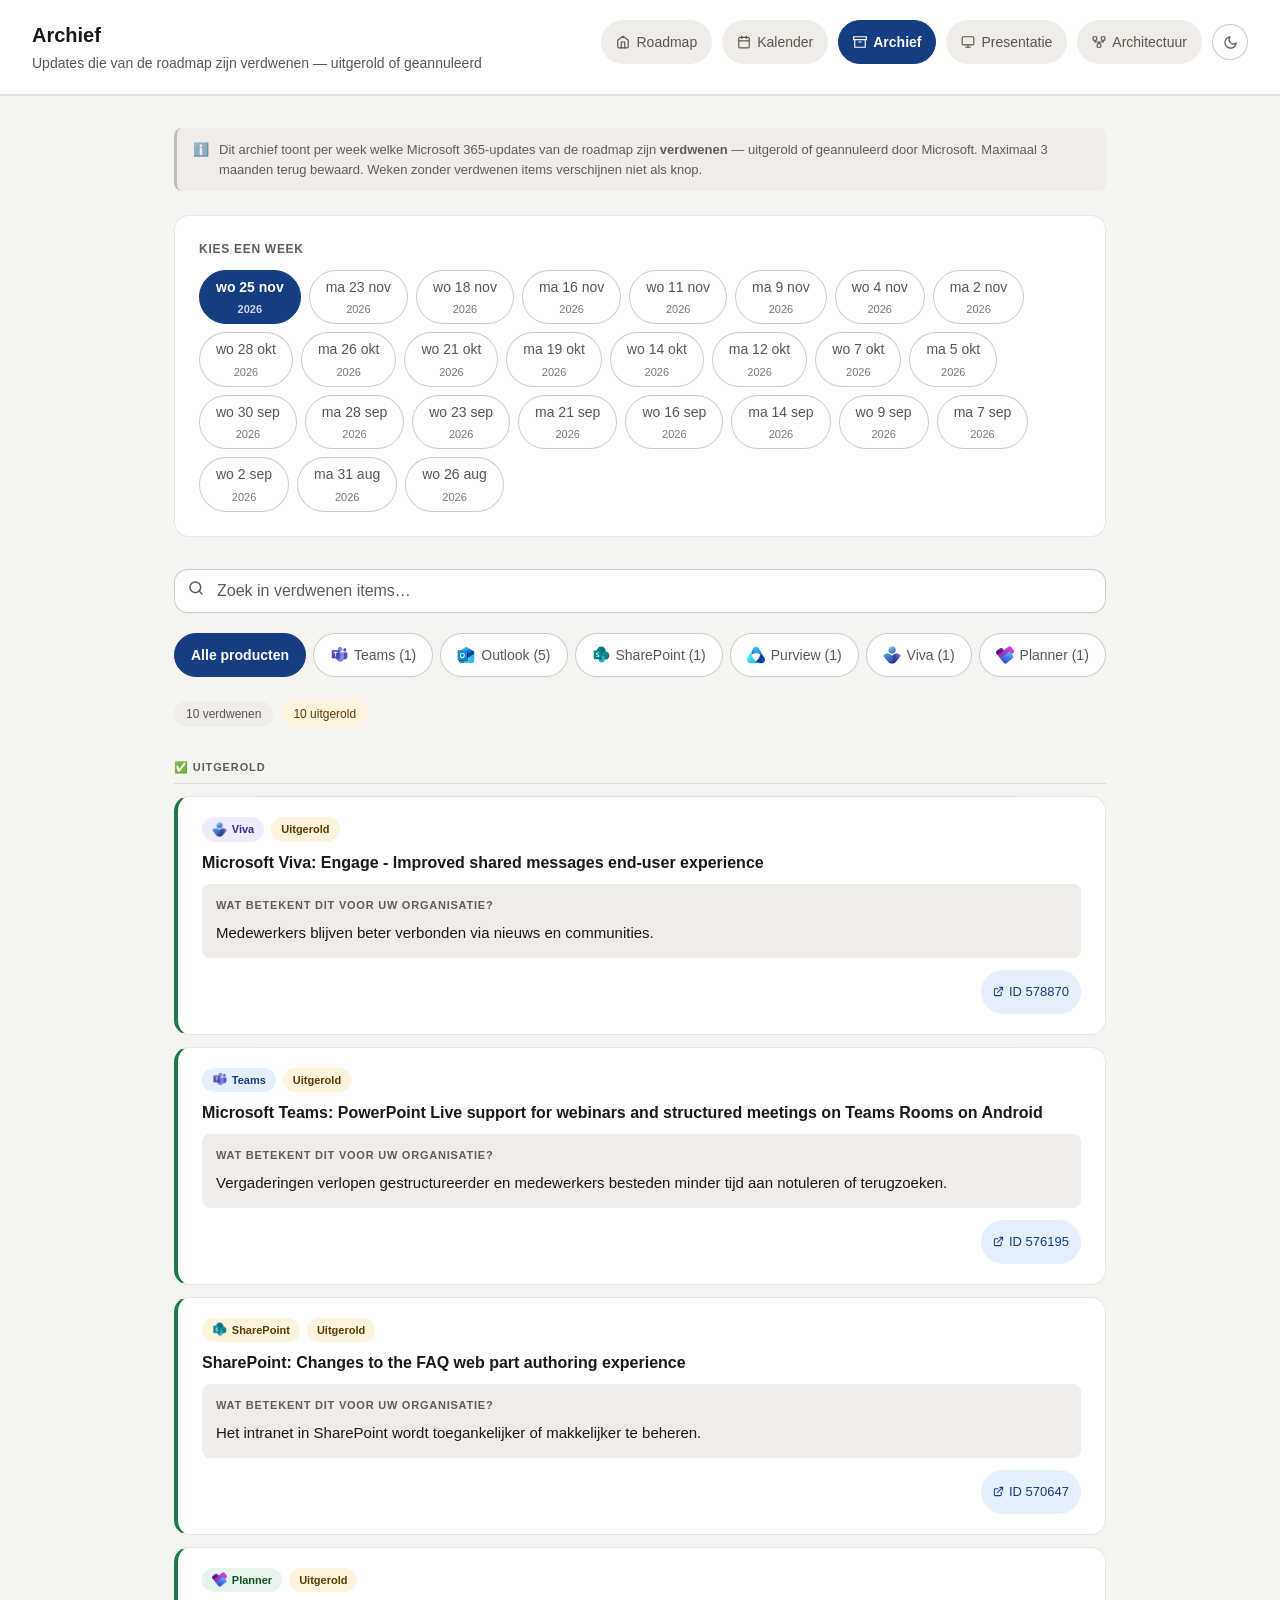
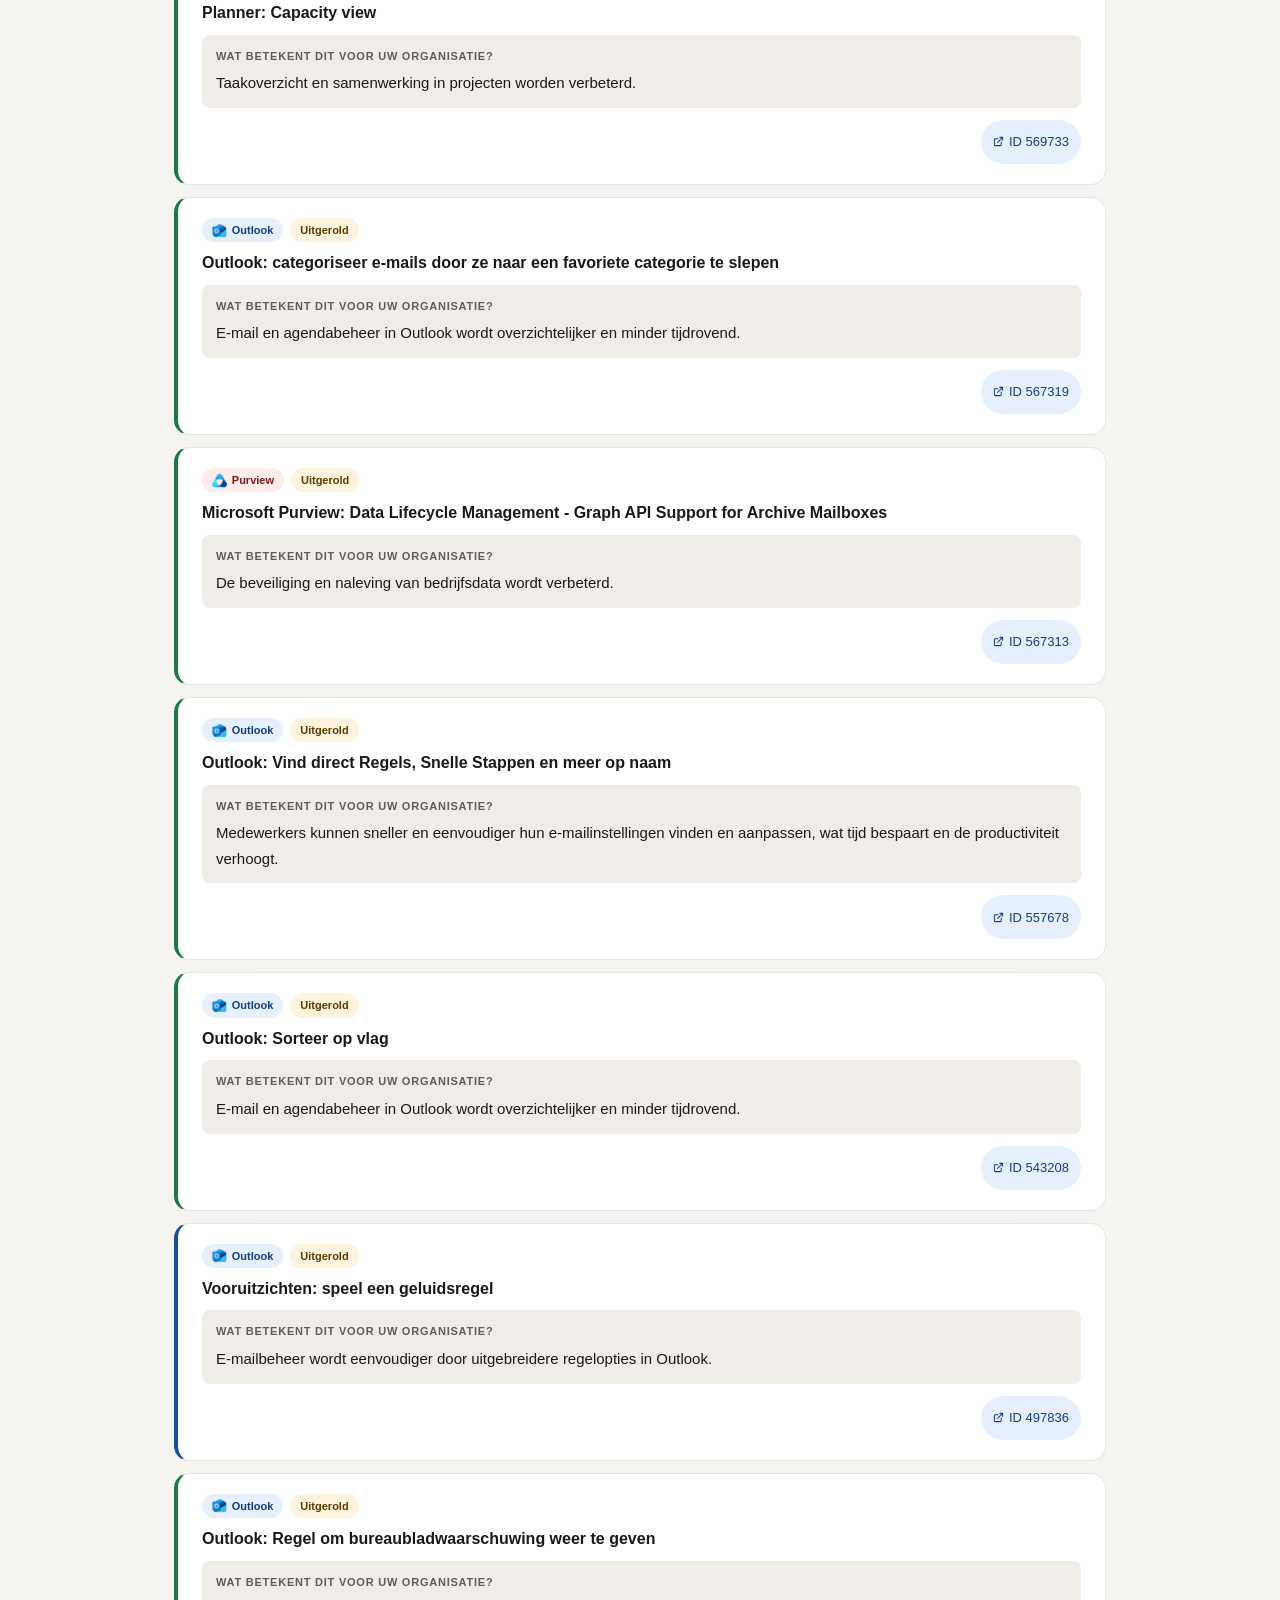
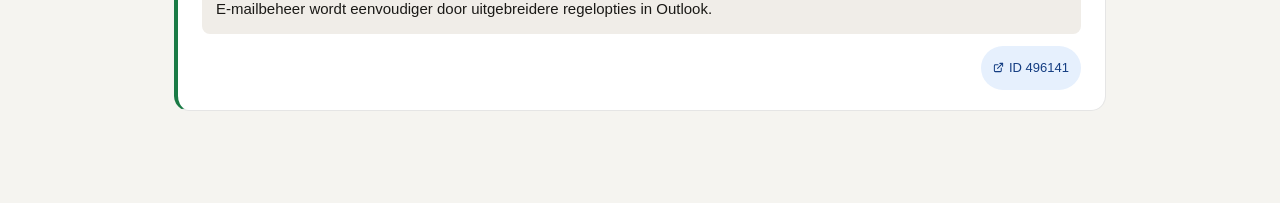
<file: archief.html>
<!DOCTYPE html>
<html lang="nl" data-theme="">
<head>
<meta charset="UTF-8">
<meta name="viewport" content="width=device-width, initial-scale=1.0">
<title>Archief — Microsoft 365 Roadmap</title>
<meta name="description" content="Bekijk eerdere weken van de Microsoft 365 roadmap. Het archief bewaart de laatste 3 maanden.">
<link rel="stylesheet" href="shared.css">
<link rel="stylesheet" href="archief.css">
<script>
(function(){var t=localStorage.getItem('theme');if(t==='dark'||t==='light'){document.documentElement.setAttribute('data-theme',t);}else if(window.matchMedia&&window.matchMedia('(prefers-color-scheme:dark)').matches){document.documentElement.setAttribute('data-theme','dark');}})();
</script>
</head>
<body>

<noscript>
  <div style="padding:2rem;text-align:center;font-family:sans-serif;background:#fef3dc;border-bottom:2px solid #8a5600">
    <strong>JavaScript is vereist</strong> — Schakel JavaScript in uw browser in om deze pagina te gebruiken.
  </div>
</noscript>

<a class="skip-link" href="#main-content">Ga naar hoofdinhoud</a>

<header role="banner">
  <div class="hdr">
    <div class="hdr-left">
      <div>
        <h1>Archief</h1>
        <p class="hdr-sub">Updates die van de roadmap zijn verdwenen — uitgerold of geannuleerd</p>
      </div>
    </div>
    <nav id="main-nav" class="hdr-right" aria-label="Hoofdnavigatie"></nav>
  </div>
</header>

<main id="main-content">
<div class="main">

  <!-- Informatieve banner -->
  <div class="disclaimer" role="note" style="margin-bottom:1.5rem">
    <span style="flex-shrink:0" aria-hidden="true">ℹ️</span>
    <span>Dit archief toont per week welke Microsoft 365-updates van de roadmap zijn <strong>verdwenen</strong> — uitgerold of geannuleerd door Microsoft. Maximaal 3 maanden terug bewaard. Weken zonder verdwenen items verschijnen niet als knop.</span>
  </div>

  <nav class="week-nav-wrap" aria-label="Kies een week">
    <span id="week-nav-lbl">Kies een week</span>
    <div class="week-nav" id="week-nav" role="group" aria-labelledby="week-nav-lbl">
      <p style="color:var(--faint);font-size:.875rem;padding:.5rem 0">Archief wordt gecontroleerd…</p>
    </div>
  </nav>

  <!-- Zoekbalk archief -->
  <div class="search-wrap" id="arch-search-wrap" style="margin-bottom:1.25rem">
    <span class="search-icon" aria-hidden="true">
      <svg width="16" height="16" viewBox="0 0 24 24" fill="none" stroke="currentColor" stroke-width="2.2" stroke-linecap="round" stroke-linejoin="round"><circle cx="11" cy="11" r="8"/><line x1="21" y1="21" x2="16.65" y2="16.65"/></svg>
    </span>
    <input id="arch-search-input" type="search" class="search-input"
           placeholder="Zoek in verdwenen items…"
           aria-label="Zoek in archief" autocomplete="off" spellcheck="false">
    <button id="arch-search-clear" class="search-clear" onclick="clearArchSearch()"
            aria-label="Zoekopdracht wissen" style="display:none">
      <svg width="14" height="14" viewBox="0 0 24 24" fill="none" stroke="currentColor" stroke-width="2.5" stroke-linecap="round" stroke-linejoin="round" aria-hidden="true"><line x1="18" y1="6" x2="6" y2="18"/><line x1="6" y1="6" x2="18" y2="18"/></svg>
    </button>
  </div>

  <div id="archive-content"
       role="region"
       aria-label="Inhoud van de gekozen week"
       aria-live="polite">
    <div class="state-box">
      <p style="color:var(--faint);font-size:0.9375rem">
        Selecteer een week hierboven om de updates van die week te bekijken.
      </p>
    </div>
  </div>

</div>
</main>

<script src="app-meta.js"></script>
<script src="shared.js"></script>
<script>
'use strict';
renderNav('archief');

/* ── State ──────────────────────────────────────────────────────────────── */
var currentData   = null;   /* Geladen weekdata */
var currentDate   = null;   /* ISO datumstring van geladen week */
var archiveFP     = 'all';  /* Productfilter */
var archiveCache  = {};      /* Gecachede archiefdata van loadIndex */
var archQuery     = '';      /* Zoekterm in archief */

/* ── Hulpfuncties ────────────────────────────────────────────────────────── */
function fmtDateLong(s) {
  if (!s) return s;
  var d = new Date(s);
  return isNaN(d) ? s : d.toLocaleDateString('nl-NL',{weekday:'long',day:'numeric',month:'long',year:'numeric'});
}

/* ── Week laden ─────────────────────────────────────────────────────────── */
function loadWeek(dateStr, activeBtn) {
  document.querySelectorAll('.week-btn').forEach(function(b){ b.classList.remove('active'); });
  activeBtn.classList.add('active');
  archiveFP    = 'all';
  currentDate  = dateStr;

  var content = document.getElementById('archive-content');
  content.innerHTML =
    '<div class="state-box"><div class="spinner" role="progressbar" aria-label="Week laden"></div>' +
    '<h2>Week laden…</h2></div>';

  /* Gebruik gecachede data als beschikbaar (uit loadIndex) */
  if (archiveCache[dateStr]) {
    currentData = archiveCache[dateStr];
    try { renderWeek(); } catch(e) {
      document.getElementById('archive-content').innerHTML =
        '<div class="state-box" role="alert"><h2>Fout bij weergave</h2>' +
        '<p>' + esc(String(e)) + '</p></div>';
    }
    return;
  }
  fetchWithTimeout('archive/' + dateStr + '.json?v=' + Date.now(), 10000)
    .then(function(r){ if(!r.ok) throw new Error('HTTP '+r.status); return r.json(); })
    .then(function(data) {
      currentData = data;
      try {
        renderWeek();
      } catch(e) {
        document.getElementById('archive-content').innerHTML =
          '<div class="state-box" role="alert"><h2>Fout bij weergave</h2>' +
          '<p>' + esc(String(e)) + '</p></div>';
      }
    })
    .catch(function(err) {
      /* Bij 404: bestand bestaat niet meer — verwijder de weekknop */
      if (String(err).indexOf('404') > -1) {
        activeBtn.parentNode.removeChild(activeBtn);
        /* Laad de eerste resterende knop automatisch */
        var remaining = document.querySelector('.week-btn');
        if (remaining) {
          remaining.classList.add('active');
          loadWeek(remaining.getAttribute('data-date'), remaining);
        } else {
          document.getElementById('archive-content').innerHTML =
            '<div class="state-box"><p>Geen archiefweken beschikbaar.</p></div>';
        }
      } else {
        document.getElementById('archive-content').innerHTML =
          '<div class="state-box" role="alert"><h2>Kon deze week niet laden</h2>' +
          '<p>' + esc(String(err)) + '</p></div>';
      }
    });
}

/* ── Week renderen ──────────────────────────────────────────────────────── */
function renderWeek() {
  if (!currentData || !currentDate) return;

  /* Nieuwe structuur: archief toont alleen verdwenen items (Launched/Cancelled) */
  var allRemoved = currentData.removed || [];

  /* Productfilter */
  var appFiltered = archiveFP === 'all'
    ? allRemoved
    : allRemoved.filter(function(i){ return i.app === archiveFP; });
  var filtered = !archQuery ? appFiltered :
    appFiltered.filter(function(i){
      return (i.title||'').toLowerCase().includes(archQuery);
    });

  var launched   = filtered.filter(function(i){ return i.status === 'launched'; });
  var cancelled  = filtered.filter(function(i){ return i.status === 'cancelled'; });

  /* ── Productfilter HTML ── */
  var presentApps = new Set(allRemoved.map(function(i){ return i.app; }));
  var filterHtml  = '<div class="arch-filter" role="group" aria-label="Filter op product">';
  filterHtml += '<button class="arch-fb" aria-pressed="' + (archiveFP==='all'?'true':'false') + '" data-fp="all">Alle producten</button>';
  APP_ORDER.forEach(function(key) {
    if (!presentApps.has(key)) return;
    var count = allRemoved.filter(function(i){ return i.app===key; }).length;
    filterHtml +=
      '<button class="arch-fb" aria-pressed="' + (archiveFP===key?'true':'false') + '" data-fp="' + key + '">' +
      appIconHTML(key) + APP_META[key].label + ' (' + count + ')</button>';
  });
  filterHtml += '</div>';

  /* ── Statistieken ── */
  var statsHtml = allRemoved.length === 0 ? '' :
    '<div class="stats-bar">' +
    '<span class="stat-pill s-total">' + filtered.length + ' verdwenen' + (archiveFP !== 'all' ? ' (gefilterd)' : '') + '</span>' +
    (launched.length  ? '<span class="stat-pill s-rolling">' + launched.length  + ' uitgerold</span>' : '') +
    (cancelled.length ? '<span class="stat-pill s-dev">'     + cancelled.length + ' geannuleerd</span>' : '') +
    '</div>';

  /* ── Kaarten ── */
  /* Kaart-opties voor archief: verdwenen items (minimaal + beschrijving) */
  var ARCHIEF_REMOVED_OPTS = { benefit: true };
  function removedCard(r) { return cardHTML(r, ARCHIEF_REMOVED_OPTS); }

  function sec(items, emoji, lbl) {
    if (!items.length) return '';
    return '<section aria-label="' + lbl + '">' +
      '<h2 class="sec-hdr">' + emoji + ' ' + lbl + '</h2>' +
      items.map(removedCard).join('') +
    '</section>';
  }

  var cardsHtml;
  if (allRemoved.length === 0) {
    cardsHtml = '<p class="archive-empty">Geen items verdwenen van de roadmap in deze week.</p>';
  } else if (filtered.length === 0 && archQuery) {
    cardsHtml = '<p class="archive-empty">Geen resultaten voor <strong>'+esc(archQuery)+'</strong>.</p>';
  } else if (filtered.length === 0) {
    cardsHtml = '<p class="archive-empty">Geen items voor dit product verdwenen in deze week.</p>';
  } else {
    cardsHtml = sec(launched, '✅', 'Uitgerold') + sec(cancelled, '❌', 'Geannuleerd');
  }

  /* ── Samenvoegen ── */
  document.getElementById('archive-content').innerHTML =
    filterHtml +
    statsHtml +
    cardsHtml;

  /* ── Filter-event opnieuw koppelen ── */
  document.getElementById('archive-content')
    .querySelectorAll('.arch-fb[data-fp]')
    .forEach(function(btn) {
      btn.addEventListener('click', function() {
        document.getElementById('archive-content')
          .querySelectorAll('.arch-fb[data-fp]')
          .forEach(function(b){ b.setAttribute('aria-pressed','false'); });
        btn.setAttribute('aria-pressed','true');
        archiveFP = btn.getAttribute('data-fp');
        renderWeek();
      });
    });
}

/* ── Kaart HTML ─────────────────────────────────────────────────────────── */
/* Kaart-opties voor archief: actieve items in weekarchief */
var ARCHIEF_ITEM_OPTS = { benefit: true, action: true, details: true, release: true };
function itemCard(item) { return cardHTML(item, ARCHIEF_ITEM_OPTS); }

/* ── Archief index laden ────────────────────────────────────────────────── */
function loadIndex() {
  var ctrl  = new AbortController();
  var timer = setTimeout(function(){ ctrl.abort(); }, 12000);
  fetch('archive/index.json?v=' + Date.now(), {signal: ctrl.signal})
    .finally(function(){ clearTimeout(timer); })
    .then(function(r){ if (!r.ok) throw new Error('HTTP ' + r.status); return r.json(); })
    .then(function(data) {
      var dates = (data.dates || []).slice().sort(function(a,b){ return b.localeCompare(a); });
      if (!dates.length) {
        document.getElementById('week-nav').innerHTML =
          '<p style="color:var(--faint);font-size:.875rem">Nog geen archiefweken beschikbaar. Start de workflow om de eerste snapshot op te slaan.</p>';
        return;
      }
      /* Controleer welke bestanden daadwerkelijk bestaan via HEAD-requests */
      archiveCache = {}; /* Reset voor nieuwe loadIndex run */
      Promise.allSettled(
        dates.map(function(dateStr) {
          return fetch('archive/' + dateStr + '.json?v=' + Date.now())
            .then(function(r) { if (!r.ok) throw new Error('404'); return r.json(); })
            .then(function(data) {
              var hasItems = data.removed && data.removed.length > 0;
              if (hasItems) archiveCache[dateStr] = data;
              return { date: dateStr, ok: hasItems };
            })
            .catch(function() { return { date: dateStr, ok: false }; });
        })
      ).then(function(results) {
        var existing = results
          .map(function(r) { return r.value; })
          .filter(function(v) { return v && v.ok; })
          .map(function(v) { return v.date; });

        if (!existing.length) {
          document.getElementById('week-nav').innerHTML =
            '<p style="color:var(--faint);font-size:.875rem">Geen archiefweken beschikbaar.</p>';
          document.getElementById('archive-content').innerHTML =
            '<div class="state-box"><p style="color:var(--faint)">Er zijn nog geen verdwenen items geregistreerd. Na de eerstvolgende maandag-run verschijnt hier automatisch een weekknop als er items zijn verdwenen.</p></div>';
          return;
        }

        var nav = document.getElementById('week-nav');
        nav.innerHTML = '';
        existing.forEach(function(dateStr, i) {
          var d   = new Date(dateStr);
          var btn = document.createElement('button');
          btn.className = 'week-btn' + (i === 0 ? ' active' : '');
          btn.setAttribute('data-date', dateStr);
          btn.setAttribute('aria-pressed', i === 0 ? 'true' : 'false');
          btn.setAttribute('aria-label', 'Week van ' + d.toLocaleDateString('nl-NL',{day:'numeric',month:'long',year:'numeric'}));
          btn.innerHTML =
            d.toLocaleDateString('nl-NL',{weekday:'short',day:'numeric',month:'short'}) +
            '<span class="week-btn-year">' + d.getFullYear() + '</span>';
          btn.addEventListener('click', function() {
            nav.querySelectorAll('.week-btn').forEach(function(b){
              b.classList.remove('active');
              b.setAttribute('aria-pressed','false');
            });
            btn.classList.add('active');
            btn.setAttribute('aria-pressed','true');
            loadWeek(dateStr, btn);
          });
          nav.appendChild(btn);
        });
        /* Laad de eerste (meest recente) bestaande week */
        loadWeek(existing[0], nav.querySelector('.week-btn'));
      });
    })
    .catch(function(err) {
      var msg = err.name === 'AbortError' ? 'Tijdslimiet overschreden.' : String(err);
      document.getElementById('archive-content').innerHTML =
        '<div class="state-box" role="alert"><h2>Archief niet beschikbaar</h2>' +
        '<p style="margin-top:.5rem">Controleer of de workflow al heeft gedraaid.</p>' +
        '<p style="margin-top:.75rem;font-size:.75rem;color:var(--faint)">' + esc(msg) + '</p></div>';
    });
}


/* ── Archief zoeken ─────────────────────────────────────────────────────── */
function clearArchSearch(){
  var inp=document.getElementById('arch-search-input');
  if(inp)inp.value='';
  var clr=document.getElementById('arch-search-clear');
  if(clr)clr.style.display='none';
  archQuery='';
  renderWeek();
}

/* Zoekfunctie: filter huidige week op titel */
function archSearch(q){
  archQuery=q.trim().toLowerCase();
  var clr=document.getElementById('arch-search-clear');
  if(clr)clr.style.display=archQuery?'':'none';
  renderWeek();
}

/* ── Zoekbalk koppelen ───────────────────────────────────────────────── */
document.addEventListener('DOMContentLoaded', function(){
  var inp=document.getElementById('arch-search-input');
  if(!inp)return;
  var timer=null;
  inp.addEventListener('input',function(){
    clearTimeout(timer);
    timer=setTimeout(function(){archSearch(inp.value);},250);
  });
});

/* ── Start ──────────────────────────────────────────────────────────────── */
loadIndex();

</script>
</body>
</html>
</file>
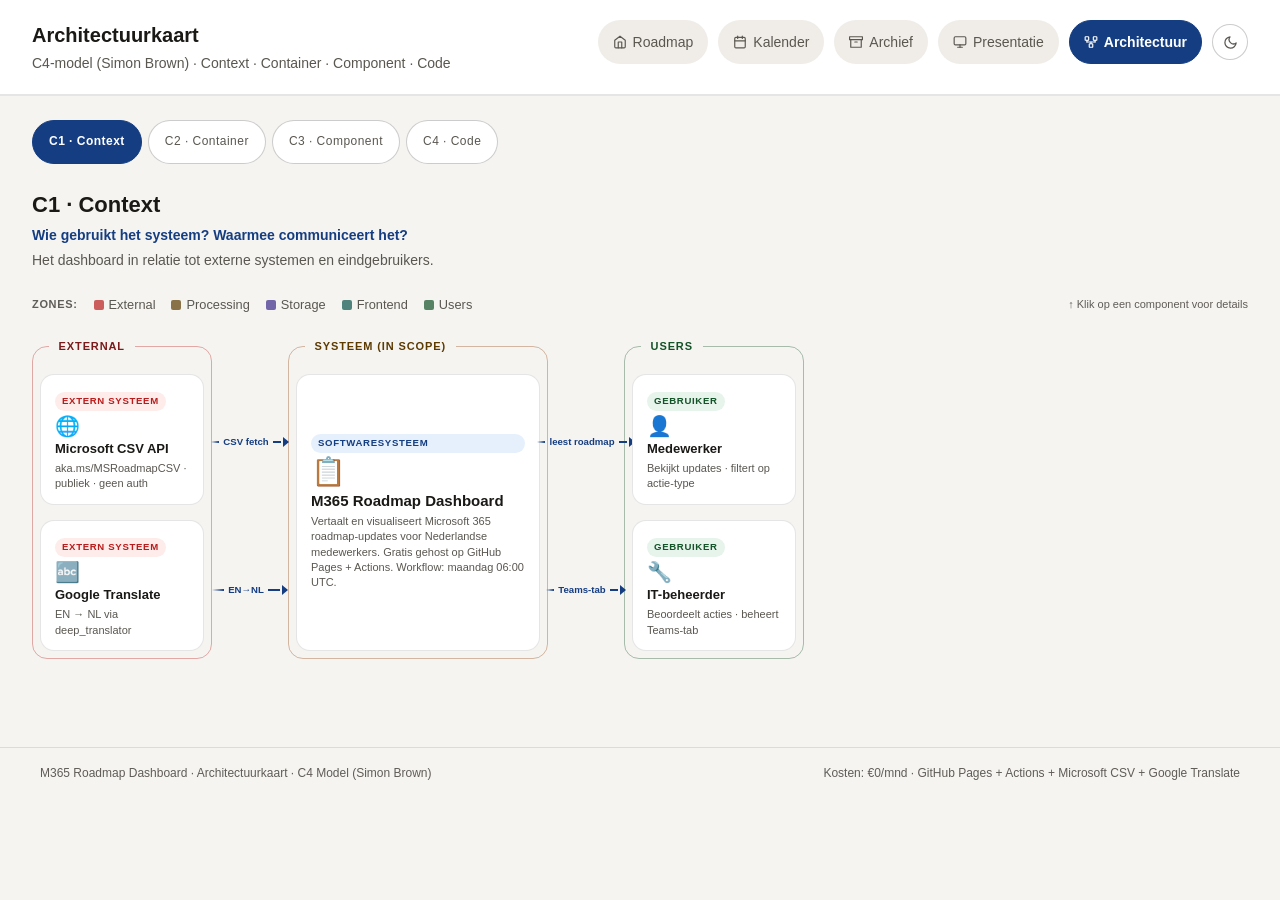
<file: architectuur.html>
<!DOCTYPE html>
<html lang="nl" data-theme="">
<head>
<meta charset="UTF-8">
<meta name="viewport" content="width=device-width, initial-scale=1.0">
<title>Architectuurkaart — M365 Roadmap Dashboard</title>
<meta name="description" content="C4-architectuurkaart van het Microsoft 365 Roadmap Dashboard.">
<link rel="stylesheet" href="shared.css">
<link rel="stylesheet" href="architectuur.css">
<script>
(function(){var t=localStorage.getItem('theme');if(t==='dark'||t==='light'){document.documentElement.setAttribute('data-theme',t);}else if(window.matchMedia&&window.matchMedia('(prefers-color-scheme:dark)').matches){document.documentElement.setAttribute('data-theme','dark');}})();
</script>
</head>
<body>
<noscript><p style="background:var(--amber-bg);color:var(--amber-t);padding:.75rem 1.5rem;text-align:center;font-size:.875rem">JavaScript is vereist voor de interactieve diagrammen.</p></noscript>
<a class="skip-link" href="#main-content">Ga naar hoofdinhoud</a>
<header role="banner">
<div class="hdr">
  <div class="hdr-left">
    <div>
      <h1>Architectuurkaart</h1>
      <p class="hdr-sub">C4-model (Simon Brown) · Context · Container · Component · Code</p>
    </div>
  </div>
  <nav id="main-nav" class="hdr-right" aria-label="Hoofdnavigatie"></nav>
</div>
</header>

<main id="main-content">
<div class="main">

<div class="view-meta">
  <div class="level-bar" role="group" aria-label="Selecteer detailniveau">
    <button class="level-btn active" id="btn-context" onclick="setView('context')">C1 · Context</button>
    <button class="level-btn" id="btn-container" onclick="setView('container')">C2 · Container</button>
    <button class="level-btn" id="btn-component" onclick="setView('component')">C3 · Component</button>
    <button class="level-btn" id="btn-code" onclick="setView('code')">C4 · Code</button>
  </div>
  <h2 id="view-title">C1 · Context</h2>
  <p class="vm-q" id="view-question">Wie gebruikt het systeem? Waarmee communiceert het?</p>
  <p class="vm-d" id="view-desc">Het dashboard in relatie tot externe systemen en eindgebruikers.</p>
</div>

<div class="legend" aria-label="Legenda trustgrenzen">
  <span style="font-size:0.6875rem;font-weight:700;text-transform:uppercase;letter-spacing:0.06em;color:var(--faint)">Zones:</span>
  <div class="leg"><div class="leg-dot" style="background:#b91c1c;opacity:.7"></div>External</div>
  <div class="leg"><div class="leg-dot" style="background:var(--amber-t);opacity:.7"></div>Processing</div>
  <div class="leg"><div class="leg-dot" style="background:var(--purple-t);opacity:.7"></div>Storage</div>
  <div class="leg"><div class="leg-dot" style="background:var(--teal-t);opacity:.7"></div>Frontend</div>
  <div class="leg"><div class="leg-dot" style="background:var(--green-t);opacity:.7"></div>Users</div>
  <span style="margin-left:auto;font-size:0.6875rem;color:var(--faint)">↑ Klik op een component voor details</span>
</div>

<div class="dscroll"><div class="dinner">

<!-- C1 CONTEXT -->
<div id="view-context" class="view">
<div style="display:grid;grid-template-columns:180px 76px 260px 76px 180px;grid-template-rows:auto auto;row-gap:10px;align-items:stretch">
  <div class="zone zone-ext" style="grid-column:1;grid-row:1/3;z-index:0;pointer-events:none"><span class="zone-label">External</span></div>
  <div class="zone zone-proc" style="grid-column:3;grid-row:1/3;z-index:0;pointer-events:none"><span class="zone-label">Systeem (in scope)</span></div>
  <div class="zone zone-users" style="grid-column:5;grid-row:1/3;z-index:0;pointer-events:none"><span class="zone-label">Users</span></div>

  <div class="node" onclick="selectNode('ms-csv')" id="n-ms-csv" style="grid-column:1;grid-row:1;z-index:2;margin:1.75rem 0.5rem 0.35rem">
    <div class="nbadge" style="background:var(--red-bg);color:#b91c1c">Extern systeem</div>
    <div class="nicon">🌐</div><div class="ntitle">Microsoft CSV API</div>
    <div class="nsub">aka.ms/MSRoadmapCSV · publiek · geen auth</div>
  </div>
  <div class="arw" style="grid-column:2;grid-row:1;z-index:2;margin-top:1.75rem">
    <div class="arw-line"></div><div class="arw-lbl">CSV fetch</div><div class="arw-line" style="background:var(--blue-t)"></div><div class="arw-head"></div>
  </div>
  <div class="node" onclick="selectNode('sys-dashboard')" id="n-sys-dashboard" style="grid-column:3;grid-row:1/3;z-index:2;margin:1.75rem 0.5rem 0.5rem;display:flex;flex-direction:column;justify-content:center">
    <div class="nbadge" style="background:var(--blue-bg);color:var(--blue-t)">Softwaresysteem</div>
    <div class="nicon" style="font-size:1.75rem">📋</div>
    <div class="ntitle" style="font-size:0.9375rem">M365 Roadmap Dashboard</div>
    <div class="nsub">Vertaalt en visualiseert Microsoft 365 roadmap-updates voor Nederlandse medewerkers. Gratis gehost op GitHub Pages + Actions. Workflow: maandag 06:00 UTC.</div>
  </div>
  <div class="arw" style="grid-column:4;grid-row:1;z-index:2;margin-top:1.75rem">
    <div class="arw-line"></div><div class="arw-lbl">leest roadmap</div><div class="arw-line" style="background:var(--blue-t)"></div><div class="arw-head"></div>
  </div>
  <div class="node" onclick="selectNode('user-employee')" id="n-user-employee" style="grid-column:5;grid-row:1;z-index:2;margin:1.75rem 0.5rem 0.35rem">
    <div class="nbadge" style="background:var(--green-bg);color:var(--green-t)">Gebruiker</div>
    <div class="nicon">👤</div><div class="ntitle">Medewerker</div>
    <div class="nsub">Bekijkt updates · filtert op actie-type</div>
  </div>
  <div class="node" onclick="selectNode('google-translate')" id="n-google-translate" style="grid-column:1;grid-row:2;z-index:2;margin:0 0.5rem 0.5rem">
    <div class="nbadge" style="background:var(--red-bg);color:#b91c1c">Extern systeem</div>
    <div class="nicon">🔤</div><div class="ntitle">Google Translate</div>
    <div class="nsub">EN → NL via deep_translator</div>
  </div>
  <div class="arw" style="grid-column:2;grid-row:2;z-index:2">
    <div class="arw-line"></div><div class="arw-lbl">EN→NL</div><div class="arw-line" style="background:var(--blue-t)"></div><div class="arw-head"></div>
  </div>
  <div class="arw" style="grid-column:4;grid-row:2;z-index:2">
    <div class="arw-line"></div><div class="arw-lbl">Teams-tab</div><div class="arw-line" style="background:var(--blue-t)"></div><div class="arw-head"></div>
  </div>
  <div class="node" onclick="selectNode('user-it')" id="n-user-it" style="grid-column:5;grid-row:2;z-index:2;margin:0 0.5rem 0.5rem">
    <div class="nbadge" style="background:var(--green-bg);color:var(--green-t)">Gebruiker</div>
    <div class="nicon">🔧</div><div class="ntitle">IT-beheerder</div>
    <div class="nsub">Beoordeelt acties · beheert Teams-tab</div>
  </div>
</div>
</div><!-- /c1 -->

<!-- C2 CONTAINER -->
<div id="view-container" class="view hidden">
<div style="display:grid;grid-template-columns:148px 44px 155px 44px 148px 44px 152px 44px 138px;grid-template-rows:auto auto;row-gap:10px;align-items:stretch">
  <div class="zone zone-ext" style="grid-column:1;grid-row:1/3;z-index:0;pointer-events:none"><span class="zone-label">External</span></div>
  <div class="zone zone-proc" style="grid-column:3;grid-row:1/3;z-index:0;pointer-events:none"><span class="zone-label">Processing</span></div>
  <div class="zone zone-stor" style="grid-column:5;grid-row:1/3;z-index:0;pointer-events:none"><span class="zone-label">Storage</span></div>
  <div class="zone zone-front" style="grid-column:7;grid-row:1/3;z-index:0;pointer-events:none"><span class="zone-label">Frontend</span></div>
  <div class="zone zone-users" style="grid-column:9;grid-row:1/3;z-index:0;pointer-events:none"><span class="zone-label">Users</span></div>

  <div class="node" onclick="selectNode('c-ms-api')" id="n-c-ms-api" style="grid-column:1;grid-row:1;z-index:2;margin:1.75rem 0.35rem 0.35rem">
    <div class="nbadge" style="background:var(--red-bg);color:#b91c1c">Extern</div>
    <div class="nicon">🌐</div><div class="ntitle">Microsoft CSV API</div><div class="nsub">Publiek · geen auth</div>
  </div>
  <div class="arw" style="grid-column:2;grid-row:1;z-index:2;margin-top:1.75rem"><div class="arw-line"></div><div class="arw-lbl">CSV</div><div class="arw-line" style="background:var(--blue-t)"></div><div class="arw-head"></div></div>
  <div class="node" onclick="selectNode('c-actions')" id="n-c-actions" style="grid-column:3;grid-row:1;z-index:2;margin:1.75rem 0.35rem 0.35rem">
    <div class="nbadge" style="background:var(--amber-bg);color:var(--amber-t)">CI/CD</div>
    <div class="nicon">⚙️</div><div class="ntitle">GitHub Actions</div><div class="nsub">Maandag 06:00 UTC</div>
  </div>
  <div class="arw" style="grid-column:4;grid-row:1/3;z-index:2"><div class="arw-line"></div><div class="arw-lbl">opslaan</div><div class="arw-line" style="background:var(--blue-t)"></div><div class="arw-head"></div></div>
  <div class="node" onclick="selectNode('c-data-json')" id="n-c-data-json" style="grid-column:5;grid-row:1;z-index:2;margin:1.75rem 0.35rem 0.35rem">
    <div class="nbadge" style="background:var(--purple-bg);color:var(--purple-t)">JSON</div>
    <div class="nicon">📦</div><div class="ntitle">data.json</div><div class="nsub">Snapshot + cache</div>
  </div>
  <div class="arw" style="grid-column:6;grid-row:1;z-index:2;margin-top:1.75rem"><div class="arw-line"></div><div class="arw-lbl">deploy</div><div class="arw-line" style="background:var(--blue-t)"></div><div class="arw-head"></div></div>
  <div class="node" onclick="selectNode('c-pages')" id="n-c-pages" style="grid-column:7;grid-row:1;z-index:2;margin:1.75rem 0.35rem 0.35rem">
    <div class="nbadge" style="background:var(--teal-bg);color:var(--teal-t)">Hosting</div>
    <div class="nicon">🌍</div><div class="ntitle">GitHub Pages</div><div class="nsub">CDN · HTTPS · gratis</div>
  </div>
  <div class="arw" style="grid-column:8;grid-row:1/3;z-index:2"><div class="arw-line"></div><div class="arw-lbl">serveert</div><div class="arw-line" style="background:var(--blue-t)"></div><div class="arw-head"></div></div>
  <div class="node" onclick="selectNode('c-browser')" id="n-c-browser" style="grid-column:9;grid-row:1/3;z-index:2;margin:1.75rem 0.35rem 0.35rem;display:flex;flex-direction:column;justify-content:center">
    <div class="nbadge" style="background:var(--green-bg);color:var(--green-t)">Browser</div>
    <div class="nicon">🌐</div><div class="ntitle">Browser / Teams</div><div class="nsub">Medewerkers &amp; IT</div>
  </div>
  <div class="node" onclick="selectNode('c-google')" id="n-c-google" style="grid-column:1;grid-row:2;z-index:2;margin:0 0.35rem 0.35rem">
    <div class="nbadge" style="background:var(--red-bg);color:#b91c1c">Extern</div>
    <div class="nicon">🔤</div><div class="ntitle">Google Translate</div><div class="nsub">deep_translator · gratis</div>
  </div>
  <div class="arw" style="grid-column:2;grid-row:2;z-index:2"><div class="arw-line"></div><div class="arw-lbl">EN→NL</div><div class="arw-line" style="background:var(--blue-t)"></div><div class="arw-head"></div></div>
  <div class="node" onclick="selectNode('c-python')" id="n-c-python" style="grid-column:3;grid-row:2;z-index:2;margin:0 0.35rem 0.35rem">
    <div class="nbadge" style="background:var(--amber-bg);color:var(--amber-t)">Script</div>
    <div class="nicon">🐍</div><div class="ntitle">fetch_roadmap.py</div><div class="nsub">Ophalen · vertalen · opslaan</div>
  </div>
  <div class="node" onclick="selectNode('c-archive')" id="n-c-archive" style="grid-column:5;grid-row:2;z-index:2;margin:0 0.35rem 0.35rem">
    <div class="nbadge" style="background:var(--purple-bg);color:var(--purple-t)">JSON</div>
    <div class="nicon">🗄️</div><div class="ntitle">archive/</div><div class="nsub">Weekbestanden · max 3 mnd</div>
  </div>
  <div class="arw" style="grid-column:6;grid-row:2;z-index:2"><div class="arw-line"></div><div class="arw-lbl">archief</div><div class="arw-line" style="background:var(--blue-t)"></div><div class="arw-head"></div></div>
  <div class="node" onclick="selectNode('c-html')" id="n-c-html" style="grid-column:7;grid-row:2;z-index:2;margin:0 0.35rem 0.35rem">
    <div class="nbadge" style="background:var(--teal-bg);color:var(--teal-t)">UI</div>
    <div class="nicon">🖥️</div><div class="ntitle">HTML-pagina's</div>
    <div class="nsub">index · kalender · archief · presentatie · architectuur + shared.css</div>
  </div>
</div>
</div><!-- /c2 -->

<!-- C3 COMPONENT -->
<div id="view-component" class="view hidden">
<div style="display:flex;gap:1rem;margin-bottom:1rem;flex-wrap:wrap">

  <div class="zone zone-proc" style="flex:1;min-width:320px">
    <span class="zone-label">Processing — fetch_roadmap.py (GitHub Actions · maandag 06:00 UTC)</span>
    <div style="display:grid;grid-template-columns:1fr 1fr;gap:0.5rem;margin-top:1rem">
      <div class="node" onclick="selectNode('comp-fetch')" id="n-comp-fetch">
        <div class="nicon" style="font-size:1rem">📥</div><div class="ntitle" style="font-size:0.75rem">CSV Fetcher</div>
        <div class="nsub">curl + browser-headers</div>
      </div>
      <div class="node" onclick="selectNode('comp-cache')" id="n-comp-cache">
        <div class="nicon" style="font-size:1rem">💾</div><div class="ntitle" style="font-size:0.75rem">Vertaalcache</div>
        <div class="nsub">Hash-vergelijking · delta · opgeslagen in data.json</div>
      </div>
      <div class="node" onclick="selectNode('comp-translate')" id="n-comp-translate">
        <div class="nicon" style="font-size:1rem">🔤</div><div class="ntitle" style="font-size:0.75rem">Vertaalmodule</div>
        <div class="nsub">deep_translator → Google EN→NL</div>
      </div>
      <div class="node" onclick="selectNode('comp-detect')" id="n-comp-detect">
        <div class="nicon" style="font-size:1rem">🔍</div><div class="ntitle" style="font-size:0.75rem">Product- &amp; statusdetectie</div>
        <div class="nsub">DETECT_PATTERNS · 30 producten</div>
      </div>
      <div class="node" style="grid-column:span 2" onclick="selectNode('comp-writer')" id="n-comp-writer">
        <div class="nicon" style="font-size:1rem">✍️</div><div class="ntitle" style="font-size:0.75rem">Data Writer</div>
        <div class="nsub">data.json + archive/ + index.json · removed[] · git push</div>
      </div>
    </div>
  </div>

  <div class="zone zone-stor" style="width:190px;flex-shrink:0">
    <span class="zone-label">Storage</span>
    <div style="display:flex;flex-direction:column;gap:0.5rem;margin-top:1rem">
      <div class="node" onclick="selectNode('comp-datajson')" id="n-comp-datajson">
        <div class="nicon" style="font-size:1rem">📦</div><div class="ntitle" style="font-size:0.75rem">data.json</div>
        <div class="nsub">items[] · removed[] · count</div>
      </div>
      <div class="node" onclick="selectNode('comp-archivejson')" id="n-comp-archivejson">
        <div class="nicon" style="font-size:1rem">🗄️</div><div class="ntitle" style="font-size:0.75rem">archive/YYYY-MM-DD.json</div>
        <div class="nsub">Weekarchief · auto · max 3 maanden</div>
      </div>
      <div class="node" onclick="selectNode('comp-indexjson')" id="n-comp-indexjson">
        <div class="nicon" style="font-size:1rem">📇</div><div class="ntitle" style="font-size:0.75rem">archive/index.json</div>
        <div class="nsub">Gesorteerde lijst van archiefdatums</div>
      </div>
    </div>
  </div>

</div>

<div class="zone zone-front">
  <span class="zone-label">Frontend — GitHub Pages · Vanilla HTML/CSS/JS · app-meta.js + shared.js · WCAG 2.2 AA · 5 CSS-bestanden</span>
  <div style="display:grid;grid-template-columns:repeat(3,1fr);gap:0.5rem;margin-top:1rem">
    <div class="node" onclick="selectNode('comp-index')" id="n-comp-index">
      <div class="nicon" style="font-size:1rem">🏠</div><div class="ntitle" style="font-size:0.75rem">index.html</div>
      <div class="nsub">Filters · statistieken · SessionStorage · URL-params · periode: vorige week standaard</div>
    </div>
    <div class="node" onclick="selectNode('comp-kalender')" id="n-comp-kalender">
      <div class="nicon" style="font-size:1rem">📅</div><div class="ntitle" style="font-size:0.75rem">kalender.html</div>
      <div class="nsub">Kort (6 mnd) + lang (kwartaal) · periodfilter · ?id= deep-link</div>
    </div>
    <div class="node" onclick="selectNode('comp-archief')" id="n-comp-archief">
      <div class="nicon" style="font-size:1rem">📚</div><div class="ntitle" style="font-size:0.75rem">archief.html</div>
      <div class="nsub">loadIndex() + loadWeek() · lazy loading · productfilter</div>
    </div>
    <div class="node" onclick="selectNode('comp-presentatie')" id="n-comp-presentatie">
      <div class="nicon" style="font-size:1rem">📊</div><div class="ntitle" style="font-size:0.75rem">presentatie.html</div>
      <div class="nsub">Klantpresentatie generator · product selectie · .pptx via PptxGenJS</div>
    </div>
    <div class="node" onclick="selectNode('comp-architectuur')" id="n-comp-architectuur">
      <div class="nicon" style="font-size:1rem">🗺️</div><div class="ntitle" style="font-size:0.75rem">architectuur.html</div>
      <div class="nsub">C4-diagram · interactieve nodes · detail panel · C1–C4 niveaus</div>
    </div>
    <div class="node" onclick="selectNode('comp-css')" id="n-comp-css">
      <div class="nicon" style="font-size:1rem">🎨</div><div class="ntitle" style="font-size:0.75rem">CSS-bestanden (5x)</div>
      <div class="nsub">shared.css + kalender · archief · presentatie · architectuur</div>
    </div>
  </div>
</div>

</div><!-- /c3 -->

<!-- C4 CODE -->
<div id="view-code" class="view hidden">
<div class="section-lbl">fetch_roadmap.py — Sleutelfuncties</div>
<div style="display:grid;grid-template-columns:repeat(3,1fr);gap:0.75rem;margin-bottom:1.25rem">
  <div class="code-block" onclick="selectNode('code-fetch-fn')" id="n-code-fetch-fn"><div class="cb-title">📥 fetch_csv()</div><span class="cc"># Haalt CSV op van Microsoft</span>
<span class="cf">def</span> <span class="ck">fetch_csv</span>() → <span class="ct">list[dict]</span>:
  url = <span class="cs">"aka.ms/MSRoadmapCSV"</span>
  headers = {
    <span class="cs">"User-Agent"</span>: <span class="cs">"Mozilla/5.0"</span>,
    <span class="cs">"Accept-Language"</span>: <span class="cs">"en-US"</span>
  }
  raw = <span class="cf">curl</span>(url, headers)
  <span class="cf">return</span> <span class="cf">csv.DictReader</span>(raw)</div>

  <div class="code-block" onclick="selectNode('code-translate-fn')" id="n-code-translate-fn"><div class="cb-title">🔤 translate_items()</div><span class="cc"># Vertaalt alleen nieuwe/gewijzigde items</span>
<span class="cf">def</span> <span class="ck">translate_items</span>(
  items: <span class="ct">list[dict]</span>, cache: <span class="ct">dict</span>
) → <span class="ct">list[dict]</span>:
  translator = <span class="cf">GoogleTranslator</span>(
    source=<span class="cs">"en"</span>, target=<span class="cs">"nl"</span>)
  <span class="cf">for</span> item <span class="cf">in</span> items:
    h = <span class="cf">hash</span>(item[<span class="cs">"Title"</span>])
    <span class="cf">if</span> cache.get(item[<span class="cs">"id"</span>]) != h:
      item[<span class="cs">"title_nl"</span>] = translator
        .<span class="cf">translate</span>(item[<span class="cs">"Title"</span>])</div>

  <div class="code-block" onclick="selectNode('code-detect-fn')" id="n-code-detect-fn"><div class="cb-title">🔍 detect_product()</div><span class="cc"># Matcht CSV-rij op dashboardproduct</span>
DETECT_PATTERNS = {
  <span class="cs">"Teams"</span>: [<span class="cs">"teams"</span>, <span class="cs">"meeting"</span>],
  <span class="cs">"SharePoint"</span>:[<span class="cs">"sharepoint"</span>],
  <span class="cc">... # 30 producten totaal</span>
}
<span class="cf">def</span> <span class="ck">detect_product</span>(
  row: <span class="ct">dict</span>) → <span class="ct">str</span>:
  pf = row[<span class="cs">"ProductFamily"</span>].<span class="cf">lower</span>()
  <span class="cf">return next</span>(k <span class="cf">for</span> k,v
    <span class="cf">in</span> DETECT_PATTERNS
    <span class="cf">if</span> pf <span class="cf">in</span> v, <span class="cs">"other"</span>)</div>
</div>

<div class="section-lbl">data.json — Schema</div>
<div style="display:grid;grid-template-columns:1fr 1fr;gap:0.75rem;margin-bottom:1.25rem">
  <div class="code-block" onclick="selectNode('code-item-schema')" id="n-code-item-schema"><div class="cb-title">📦 RoadmapItem (één item in items[])</div>{
  <span class="ck">"id"</span>: <span class="ct">number</span>        <span class="cc"># Microsoft ID (uniek)</span>
  <span class="ck">"title"</span>: <span class="ct">string</span>      <span class="cc"># Vertaalde Nederlandse titel</span>
  <span class="ck">"desc"</span>: <span class="ct">string</span>       <span class="cc"># Vertaalde Nederlandse beschrijving</span>
  <span class="ck">"benefit"</span>: <span class="ct">string</span>    <span class="cc"># AI-gegenereerde organisatie-impact (NL)</span>
  <span class="ck">"app"</span>: <span class="ct">string</span>        <span class="cc"># bijv. "teams", "copilot"</span>
  <span class="ck">"tags"</span>: <span class="ct">string[]</span>     <span class="cc"># aanvullende product-keys</span>
  <span class="ck">"prodLabel"</span>: <span class="ct">string</span>  <span class="cc"># weergavelabel bijv. "OneDrive"</span>
  <span class="ck">"status"</span>: <span class="ct">enum</span>       <span class="cc"># "rolling" | "dev"</span>
  <span class="ck">"action"</span>: <span class="ct">enum</span>       <span class="cc"># "none" | "admin" | "user"</span>
  <span class="ck">"actionLabel"</span>: <span class="ct">string</span> <span class="cc"># leesbare actie-omschrijving (NL)</span>
  <span class="ck">"release"</span>: <span class="ct">string</span>    <span class="cc"># bijv. "June CY2026"</span>
  <span class="ck">"preview"</span>: <span class="ct">string</span>    <span class="cc"># preview-datum indien van toepassing</span>
  <span class="ck">"added"</span>: <span class="ct">string</span>      <span class="cc"># ISO-datum toegevoegd</span>
  <span class="ck">"modified"</span>: <span class="ct">string</span>   <span class="cc"># ISO-datum laatste wijziging</span>
}</div>

  <div class="code-block" onclick="selectNode('code-root-schema')" id="n-code-root-schema"><div class="cb-title">🗂️ data.json (root object)</div>{
  <span class="ck">"generated"</span>: <span class="ct">string</span>
    <span class="cc"># ISO-timestamp van laatste run</span>
  <span class="ck">"count"</span>: <span class="ct">number</span>
    <span class="cc"># Totaal aantal actuele items</span>
  <span class="ck">"items"</span>: <span class="ct">RoadmapItem[]</span>
    <span class="cc"># Alle actuele roadmap-items</span>
  <span class="ck">"removed"</span>: <span class="ct">RoadmapItem[]</span>
    <span class="cc"># Verdwenen/gelanceerde items deze run</span>
    <span class="cc"># bevat ook: statusNl ("Beschikbaar" | "Geannuleerd" | ...)</span>
}</div>
</div>

<div class="section-lbl">index.html — Sleutel-JavaScript</div>
<div style="display:grid;grid-template-columns:repeat(3,1fr);gap:0.75rem">
  <div class="code-block" onclick="selectNode('code-loaddata')" id="n-code-loaddata"><div class="cb-title">📡 loadData()</div><span class="cc"># CACHE_KEY = 'm365_data_v1' · TTL 30 min</span>
<span class="cf">function</span> <span class="ck">loadData</span>():
  cached = <span class="cf">sessionStorage</span>
    .get(<span class="cs">"m365_data_v1"</span>)
  <span class="cf">if</span> cached &amp;&amp; !expired(cached):
    <span class="cf">return</span> handleData(cached)
  ctrl = <span class="cf">new AbortController</span>()
  <span class="cf">setTimeout</span>(abort, 12000)
  url = <span class="cs">"data.json?v="</span>+<span class="cf">Date.now</span>()
  <span class="cf">fetch</span>(url, {signal: ctrl.signal})</div>

  <div class="code-block" onclick="selectNode('code-filter')" id="n-code-filter"><div class="cb-title">🔎 render() — Periodefilter</div><span class="cc"># fA: "all" | "pw" | "am"</span>
<span class="cc"># pw = vorige kalenderweek (standaard)</span>
<span class="cc"># am = afgelopen 31 dagen</span>
<span class="cf">function</span> <span class="ck">matchPeriod</span>(item):
  prevWkStart = weekStart(now) - 7d
  prevWkEnd   = weekEnd(now)   - 7d
  <span class="cf">if</span> fA === <span class="cs">"pw"</span>:
    <span class="cf">return</span> inRange(item.added,
      prevWkStart, prevWkEnd)
    || inRange(item.modified, ...)</div>

  <div class="code-block" onclick="selectNode('code-render')" id="n-code-render"><div class="cb-title">🖼️ appIconHTML() — gedeeld via shared.js + app-meta.js</div><span class="cc"># base64 PNG's in APP_ICONS (per product)</span>
<span class="cc"># Inline in elke pagina — geen extern bestand</span>
APP_ICONS = {
  copilot: <span class="cs">"data:image/png;base64,..."</span>,
  teams:   <span class="cs">"data:image/png;base64,..."</span>,
  <span class="cc">... # 16 producten</span>
}
<span class="cf">function</span> <span class="ck">appIconHTML</span>(key):
  <span class="cf">return</span> <span class="cs">'&lt;img class="app-icon"'</span>
    + <span class="cs">' src="'</span>+APP_ICONS[key]+<span class="cs">'"'</span>
    + <span class="cs">' aria-hidden="true"&gt;'</span></div>
</div>

</div><!-- /c4 -->

</div></div><!-- /dinner /dscroll -->

<!-- Detail-panel -->
<div id="detail-panel" class="hidden" aria-live="polite">
  <div class="dp-head">
    <div>
      <div id="dp-badge" style="display:inline-block;margin-bottom:0.35rem;font-size:0.6rem;font-weight:700;text-transform:uppercase;letter-spacing:0.07em;padding:2px 8px;border-radius:100px"></div>
      <div class="dp-title" id="dp-title"></div>
      <div class="dp-sub" id="dp-sub"></div>
    </div>
    <button class="dp-close" onclick="closeDetail()" aria-label="Sluit detail-panel">✕ Sluit</button>
  </div>
  <div class="dp-grid">
    <div><div class="dp-slabel">Functie</div><p class="dp-text" id="dp-function"></p></div>
    <div><div class="dp-slabel">Logica / Werking</div><p class="dp-text" id="dp-logic"></p></div>
    <div><div class="dp-slabel">Technische details</div><p class="dp-text" id="dp-tech"></p></div>
  </div>
</div>

</div></main>

<footer role="contentinfo" style="border-top:1px solid var(--border);padding:1rem 2rem;margin-top:2rem">
  <div style="max-width:1200px;margin:0 auto;display:flex;flex-wrap:wrap;justify-content:space-between;gap:0.5rem;font-size:0.75rem;color:var(--faint)">
    <span>M365 Roadmap Dashboard · Architectuurkaart · C4 Model (Simon Brown)</span>
    <span>Kosten: €0/mnd · GitHub Pages + Actions + Microsoft CSV + Google Translate</span>
  </div>
</footer>

<script src="app-meta.js"></script>
<script src="shared.js"></script>
<script>
'use strict';
renderNav('architectuur');

const VIEWS = {
  context:   {title:'C1 · Context',   q:'Wie gebruikt het systeem? Waarmee communiceert het?',       d:'Het dashboard in relatie tot externe systemen en eindgebruikers.'},
  container: {title:'C2 · Container', q:'Uit welke uitvoerbare onderdelen bestaat het systeem?',      d:'Scripts, bestanden en hosting — van externe bron tot eindgebruiker.'},
  component: {title:'C3 · Component', q:'Wat zit er binnen elke container?',                          d:'Interne bouwblokken van de Python-pipeline en de statische frontend.'},
  code:      {title:'C4 · Code',      q:'Hoe ziet de concrete implementatie eruit?',                  d:'Sleutelfuncties, datastructuren en JSON-schema van het dashboard.'}
};

const ND = {
  /* ── C1 Context ───────────────────────────────────────────────────────── */
  'ms-csv': {
    badge:'🌐 Extern systeem', bc:'var(--red-bg)', btc:'#b91c1c',
    title:'Microsoft CSV API', sub:'Publieke roadmap-feed van Microsoft 365',
    fn:'Levert de volledige M365 roadmap als CSV-download. Bevat alle features met status Geplanned, In Development, Rolling Out en Launched.',
    logic:'Publiek toegankelijk op aka.ms/MSRoadmapCSV zonder authenticatie. GitHub Actions haalt de feed op elke maandag 06:00 UTC. De feed bevat ~1.900 actuele features; oudere items verdwijnen automatisch uit de feed.',
    tech:'HTTP GET met browser-achtige headers (User-Agent, Accept-Language). UTF-8 CSV. Kolommen: Title, Description, Status, PublicRoadmapStatus, ProductFamily, Product, MoreInfoLink, PublicDisclosureAvailabilityDate.'
  },
  'google-translate': {
    badge:'🔤 Extern systeem', bc:'var(--red-bg)', btc:'#b91c1c',
    title:'Google Translate', sub:'EN → NL via deep_translator',
    fn:'Verzorgt de machinale vertaling van Engelstalige roadmap-titels en -beschrijvingen naar Nederlands.',
    logic:'Uitsluitend nieuwe of gewijzigde items (delta-detectie via SHA-hash) worden vertaald. Eerder vertaalde items worden uit de lokale cache in data.json geladen, zodat onnodige API-aanroepen worden vermeden.',
    tech:'Python-pakket: deep_translator. Gratis tier vereist geen API-sleutel. Gemiddeld 50–200 vertalingen per wekelijkse run. Vertaaltijd: ~1–3 minuten afhankelijk van het aantal wijzigingen.'
  },
  'sys-dashboard': {
    badge:'📋 Softwaresysteem', bc:'var(--blue-bg)', btc:'var(--blue-t)',
    title:'M365 Roadmap Dashboard', sub:'Gratis, automatisch bijgewerkt',
    fn:'Verzamelt, vertaalt en visualiseert Microsoft 365 roadmap-updates wekelijks in het Nederlands voor medewerkers en IT-beheerders.',
    logic:'Elke maandag: GitHub Actions voert fetch_roadmap.py uit → resultaat wordt als data.json opgeslagen → GitHub Pages herdeployt automatisch. Geen server, geen database, geen kosten.',
    tech:'Python 3 + GitHub Actions + GitHub Pages + Vanilla HTML/CSS/JS. €0/maand. 5 pagina\'s, iconen gedeeld via app-meta.js + shared.js, WCAG 2.2 AA.'
  },
  'user-employee': {
    badge:'👤 Gebruiker', bc:'var(--green-bg)', btc:'var(--green-t)',
    title:'Medewerker', sub:'Niet-technische eindgebruiker',
    fn:'Raadpleegt het dashboard om te zien welke Microsoft 365-updates er aankomen en wat die betekenen voor de dagelijkse werkzaamheden.',
    logic:'Opent het dashboard in de browser of als Teams Website-tab. Filtert op product, actie-type en periode. Standaard worden items van de vorige kalenderweek getoond. Geen login of installatie vereist.',
    tech:'SessionStorage 30 min. Geen cookies, geen tracking. Werkt volledig in sandboxed Teams-tab (geen server-side logica vereist).'
  },
  'user-it': {
    badge:'🔧 Gebruiker', bc:'var(--green-bg)', btc:'var(--green-t)',
    title:'IT-beheerder', sub:'Technische beheerder',
    fn:'Beoordeelt roadmap-items waarbij IT-actie vereist is, beheert de GitHub-repository en beheert optioneel de Teams-tab voor de organisatie.',
    logic:'Gebruikt het filter "IT-beheerder" om direct de actiepunten te zien. Kan handmatig een nieuwe datafetch starten via GitHub Actions → Run workflow. Verantwoordelijk voor het uitbreiden van productdetectie bij nieuwe M365-producten.',
    tech:'Producten uitbreiden: DETECT_PATTERNS in fetch_roadmap.py + APP_META/APP_ORDER/APP_ICONS in HTML + pill-klasse in shared.css. Teams-tab instellen: Kanaal → + → Website → URL van de GitHub Pages.'
  },

  /* ── C2 Container ──────────────────────────────────────────────────────── */
  'c-ms-api': {
    badge:'🌐 Extern', bc:'var(--red-bg)', btc:'#b91c1c',
    title:'Microsoft CSV API', sub:'aka.ms/MSRoadmapCSV',
    fn:'Publieke Microsoft feed die de volledige M365 roadmap als CSV-bestand aanbiedt.',
    logic:'Wordt maandag 06:00 UTC opgehaald door GitHub Actions. Handmatige run ook mogelijk via Actions-tab → Run workflow. De feed is stabiel maar Microsoft past de kolomstructuur incidenteel aan.',
    tech:'UTF-8 CSV. Relevante kolommen: Title, Description, MoreInfoLink, PublicDisclosureAvailabilityDate, Status, PublicRoadmapStatus, ProductFamily, Product. Geen authenticatie.'
  },
  'c-google': {
    badge:'🔤 Extern', bc:'var(--red-bg)', btc:'#b91c1c',
    title:'Google Translate', sub:'via deep_translator',
    fn:'Gratis machinale vertaaldienst voor de EN→NL vertaling van roadmap-inhoud.',
    logic:'Alleen items zonder geldige cached vertaling worden naar Google gestuurd. De hash van Title+Description bepaalt of een item als gewijzigd wordt beschouwd.',
    tech:'pip: deep_translator. Gratis tier, geen API-sleutel nodig. Rate limit: ~100 verzoeken per run. Vertaalkwaliteit is voldoende voor professioneel gebruik, soms lichte nabewerking gewenst.'
  },
  'c-actions': {
    badge:'⚙️ CI/CD', bc:'var(--amber-bg)', btc:'var(--amber-t)',
    title:'GitHub Actions', sub:'Maandag 06:00 UTC + handmatig',
    fn:'Automatiseert de volledige datapipeline: ophalen → vertalen → opslaan → publiceren.',
    logic:'Workflow-stappen: 1) checkout repo, 2) pip install deep_translator, 3) python fetch_roadmap.py, 4) git add/commit data.json + archive/, 5) git push → GitHub Pages herdeployt automatisch.',
    tech:'.github/workflows/update-roadmap.yml. Trigger: schedule cron "0 6 * * 1" + workflow_dispatch. Typische looptijd: 3–5 minuten. Gratis voor publieke repositories.'
  },
  'c-python': {
    badge:'🐍 Script', bc:'var(--amber-bg)', btc:'var(--amber-t)',
    title:'fetch_roadmap.py', sub:'Data-pipeline',
    fn:'Het centrale script dat de CSV ophaalt, vertaalt, producten detecteert en alle outputbestanden schrijft.',
    logic:'Volgorde: 1) CSV ophalen via curl, 2) bestaande data.json + cache laden, 3) delta detecteren (nieuwe/gewijzigde items), 4) vertalen via Google, 5) producten en status detecteren, 6) data.json + weekarchief + index.json schrijven.',
    tech:'Python 3.x. Enige externe dependency: deep_translator. Rest gebruikt stdlib (csv, json, subprocess, hashlib, datetime). Eén script, geen framework.'
  },
  'c-data-json': {
    badge:'📦 JSON', bc:'var(--purple-bg)', btc:'var(--purple-t)',
    title:'data.json', sub:'Actueel snapshot + vertaalcache',
    fn:'De primaire databron voor alle dashboardpagina\'s. Bevat actuele roadmap-items, verdwenen items van de laatste run en de volledige vertaalcache.',
    logic:'Wordt volledig overschreven bij elke wekelijkse run. De translation_cache blijft bewaard zodat handmatig gecorrigeerde vertalingen niet verloren gaan bij de volgende run.',
    tech:'Cache-buster bij fetch: ?v=timestamp. SessionStorage TTL: 30 minuten. Bestandsgrootte: ~2–4 MB. Gehost als statisch bestand op GitHub Pages.'
  },
  'c-archive': {
    badge:'🗄️ JSON', bc:'var(--purple-bg)', btc:'var(--purple-t)',
    title:'archive/', sub:'Verdwenen items + index',
    fn:'Map met weekbestanden van verdwenen roadmap-items (uitgerold of geannuleerd) en een index voor snelle navigatie.',
    logic:'Elke run: als removed[] niet leeg is → archive/YYYY-MM-DD.json aanmaken. Bestanden ouder dan 90 dagen worden automatisch verwijderd. archief.html valideert elk bestand via fetch vóór het tonen van de weekknop.',
    tech:'Bestandsstructuur: {generated, date, removed:[RoadmapItem]}. Maximaal ~13 bestanden tegelijk. archive/index.json bevat gesorteerde lijst van beschikbare datums.'
  },
  'c-pages': {
    badge:'🌍 Hosting', bc:'var(--teal-bg)', btc:'var(--teal-t)',
    title:'GitHub Pages', sub:'CDN · HTTPS · gratis',
    fn:'Serveert de volledige statische frontend via een wereldwijd CDN. Automatisch herdeployment bij elke git push.',
    logic:'Serveert vanuit de root van de main-branch. Na elke Actions-run is de bijgewerkte versie binnen enkele seconden beschikbaar. Geen buildstap nodig — pure HTML/CSS/JS.',
    tech:'URL: https://john-xtrm.github.io/M365-Roadmap/. Gratis voor publieke repositories. Koppelbaar als Microsoft Teams Website-tab. HTTPS standaard ingeschakeld.'
  },
  'c-html': {
    badge:'🖥️ UI', bc:'var(--teal-bg)', btc:'var(--teal-t)',
    title:'HTML-pagina\'s (5x) + CSS (5x)', sub:'index · kalender · archief · presentatie · architectuur',
    fn:'Vijf interactieve pagina\'s, vijf CSS-bestanden, app-meta.js (iconen) en shared.js (nav, hulpfuncties, uniforme kaartcomponent). Eén cardHTML() voor index, kalender en archief.',
    logic:'Elke pagina laadt app-meta.js (APP_ICONS, APP_META) en shared.js (renderNav, toggleTheme, hulpfuncties) als externe scripts. Pagina-specifieke logica blijft inline. CSS is gesplitst in shared.css + 4 paginaspecifieke bestanden.',
    tech:'Vanilla HTML5/CSS3/JS. WCAG 2.2 AA. Werkt in sandboxed Teams-tabs. CSS: shared.css + kalender.css + archief.css + presentatie.css + architectuur.css.'
  },
  'c-browser': {
    badge:'🌐 Browser', bc:'var(--green-bg)', btc:'var(--green-t)',
    title:'Browser / Teams-tab', sub:'Eindgebruikersinterface',
    fn:'Het dashboard wordt geopend in een moderne webbrowser of ingesloten als Microsoft Teams Website-tab.',
    logic:'Browser haalt HTML op van CDN, voert JavaScript uit, cachet data.json 30 minuten in SessionStorage. Bij cache-expiry of pageload wordt data.json opnieuw opgehaald.',
    tech:'Alle moderne browsers (Chrome, Edge, Firefox, Safari). Teams-tab instellen: Kanaal → + → Website → plak de GitHub Pages URL. Geen cookies, geen login, geen tracking.'
  },

  /* ── C3 Component — Processing ────────────────────────────────────────── */
  'comp-fetch': {
    badge:'📥 Component', bc:'var(--amber-bg)', btc:'var(--amber-t)',
    title:'CSV Fetcher', sub:'fetch_roadmap.py',
    fn:'Haalt het CSV-bestand van de Microsoft roadmap-feed op via een curl subprocess met browser-achtige headers.',
    logic:'Gebruikt subprocess.run met curl in plaats van Python requests, omdat Microsoft bepaalde Python user-agents blokkeert. Headers simuleren een gewone browseraanvraag.',
    tech:'subprocess.run(["curl", "-L", "-H", "User-Agent: Mozilla/5.0", "-H", "Accept-Language: en-US", url]). Retourtype: list[dict] via csv.DictReader. Geen authenticatie vereist.'
  },
  'comp-cache': {
    badge:'💾 Component', bc:'var(--amber-bg)', btc:'var(--amber-t)',
    title:'Vertaalcache', sub:'fetch_roadmap.py',
    fn:'Laadt bestaande vertalingen uit data.json en detecteert welke items nieuw of gewijzigd zijn via een SHA-256 hash.',
    logic:'Voor elk item wordt een hash van Title+Description berekend. Als de hash afwijkt van de opgeslagen waarde, wordt het item als gewijzigd gemarkeerd en doorgestuurd naar de vertaalmodule. Ongewijzigde items slaan de vertaalstap over.',
    tech:'Cache-structuur: {id: {title_nl, benefit_nl, hash}}. Opgeslagen als translation_cache in data.json. Hashing: hashlib.sha256(title+desc).hexdigest().'
  },
  'comp-translate': {
    badge:'🔤 Component', bc:'var(--amber-bg)', btc:'var(--amber-t)',
    title:'Vertaalmodule', sub:'fetch_roadmap.py',
    fn:'Vertaalt de title en benefit van nieuwe of gewijzigde roadmap-items van Engels naar Nederlands via Google Translate.',
    logic:'Verwerkt alleen de delta uit de cache-vergelijking. Per item worden twee velden vertaald: Title (→ title_nl) en Description (→ benefit_nl). Vertaalde teksten worden direct teruggekoppeld naar de cache.',
    tech:'GoogleTranslator(source="en", target="nl").translate(text). Gratis tier. Gemiddeld 50–200 vertalingen per run. Foutafhandeling: bij mislukte vertaling wordt de Engelse tekst als fallback gebruikt.'
  },
  'comp-detect': {
    badge:'🔍 Component', bc:'var(--amber-bg)', btc:'var(--amber-t)',
    title:'Product- & statusdetectie', sub:'fetch_roadmap.py',
    fn:'Bepaalt voor elk item het dashboardproduct (16 producten) en de weergavestatus op basis van de CSV-velden.',
    logic:'DETECT_PATTERNS bevat per product een lijst van zoektermen die worden vergeleken met het veld ProductFamily (lowercase). Status wordt afgeleid uit PublicRoadmapStatus: "Rolling out" → "rolling", "In development" → "dev". Actie-type (none/admin/user) is handmatig toegewezen per product.',
    tech:'Uitbreiden: DETECT_PATTERNS + APP_META/APP_ORDER/APP_ICONS in HTML + pill-klasse in shared.css. 16 producten: Teams, Copilot, SharePoint, Outlook, OneDrive, Exchange, Word, Excel, PowerPoint, Forms, Planner, Viva, Purview, Intune, Entra, Edge.'
  },
  'comp-writer': {
    badge:'✍️ Component', bc:'var(--amber-bg)', btc:'var(--amber-t)',
    title:'Data Writer', sub:'fetch_roadmap.py',
    fn:'Schrijft alle outputbestanden: data.json met actuele items en removed[], een weekarchief als er items verdwenen zijn, en archive/index.json.',
    logic:'Volgorde: 1) data.json wegschrijven (overschrijft; geen translation_cache meer), 2) als removed[] niet leeg → archive/YYYY-MM-DD.json aanmaken, 3) archiefdatums ouder dan 90 dagen verwijderen, 4) archive/index.json bijwerken, 5) git add/commit/push via Actions.',
    tech:'json.dump(data, f, ensure_ascii=False, indent=2). Commit-bericht: "Update roadmap data YYYY-MM-DD". GitHub Actions commit als github-actions[bot]. Pages herdeployt automatisch na push.'
  },

  /* ── C3 Component — Storage ───────────────────────────────────────────── */
  'comp-datajson': {
    badge:'📦 Storage', bc:'var(--purple-bg)', btc:'var(--purple-t)',
    title:'data.json', sub:'Huidig roadmap-snapshot',
    fn:'De centrale databron die door alle vijf pagina\'s client-side wordt ingeladen. Bevat items, verdwenen items, metadata en de volledige vertaalcache.',
    logic:'Wordt wekelijks volledig overschreven door fetch_roadmap.py. De translation_cache blijft cumulatief groeien en beschermt handmatig gecorrigeerde vertalingen. Pagina\'s cachen dit bestand 30 minuten in SessionStorage.',
    tech:'Root-velden: generated (ISO-timestamp), count (number), items (RoadmapItem[]), removed (RoadmapItem[]), translation_cache (dict). Grootte: ~2–4 MB. Fetch met cache-buster: data.json?v=Date.now().'
  },
  'comp-archivejson': {
    badge:'🗄️ Storage', bc:'var(--purple-bg)', btc:'var(--purple-t)',
    title:'archive/YYYY-MM-DD.json', sub:'Weekarchief van verdwenen items',
    fn:'Bevat de roadmap-items die in een specifieke week van de Microsoft-feed zijn verdwenen — uitgerold of geannuleerd.',
    logic:'Wordt alleen aangemaakt als removed[] niet leeg is na de wekelijkse run. Bestanden ouder dan 90 dagen worden automatisch verwijderd door fetch_roadmap.py. archief.html valideert de aanwezigheid van elk bestand via fetch() vóór de weekknop zichtbaar gemaakt wordt.',
    tech:'Structuur: {generated: ISO-timestamp, date: "YYYY-MM-DD", removed: RoadmapItem[]}. Maximaal ~13 bestanden tegelijkertijd. Bestandsnaam = datum van de Actions-run.'
  },
  'comp-indexjson': {
    badge:'📇 Storage', bc:'var(--purple-bg)', btc:'var(--purple-t)',
    title:'archive/index.json', sub:'Lijst van beschikbare archiefdatums',
    fn:'Bevat een gesorteerde lijst van alle beschikbare archiefdatums, zodat archief.html weet welke weekknoppen getoond moeten worden.',
    logic:'Wordt na elke run bijgewerkt door fetch_roadmap.py. archief.html laadt dit bestand als eerste om de navigatieknoppen op te bouwen, en haalt vervolgens het geselecteerde weekbestand on-demand op (lazy loading).',
    tech:'Structuur: {dates: ["YYYY-MM-DD", ...]} gesorteerd van nieuw naar oud. Klein bestand (~1 KB). Zorgt voor efficiënte navigatie zonder alle archiefdatums te hoeven laden.'
  },

  /* ── C3 Component — Frontend ──────────────────────────────────────────── */
  'comp-index': {
    badge:'🏠 Frontend', bc:'var(--teal-bg)', btc:'var(--teal-t)',
    title:'index.html', sub:'Hoofdpagina — roadmap-overzicht',
    fn:'Toont alle actuele M365 roadmap-items met uitgebreide filter- en zoekmogelijkheden. Standaard worden items van de vorige kalenderweek getoond.',
    logic:'Laadt data.json client-side (SessionStorage cache 30 min). Filtert op product, actie-type, periode en status. Zoekfunctie markeert trefwoorden. URL-parameters (?id=, ?search=) maken deep-linking mogelijk vanuit de kalender.',
    tech:'SessionStorage key: m365_data_v1. TTL: 30 min. Renderen via innerHTML. Iconen via app-meta.js. Sorteren: nieuwste of oudste eerst. ⭐ Nieuw = toegevoegd in vorige kalenderweek.'
  },
  'comp-kalender': {
    badge:'📅 Frontend', bc:'var(--teal-bg)', btc:'var(--teal-t)',
    title:'kalender.html', sub:'Releasekalender — items per periode',
    fn:'Visualiseert aankomende releases als kalender. Twee weergaven: korte termijn (maanden, ~6 maanden) en lange termijn (kwartalen). Klikbare items linken naar index.html.',
    logic:'Groepeert items uit data.json op releasemaand of -kwartaal. Items zonder datum komen in een apart uitklapblok. Periodfilter toont selectie van maanden. Deep-link ?id= toont een specifiek item direct.',
    tech:'kalender.css voor paginaspecifieke stijlen. .view-btn schakelt tussen korte/lange termijn weergave. .period-block per maand/kwartaal. .cal-card per item met actie-indicator.'
  },
  'comp-archief': {
    badge:'📚 Frontend', bc:'var(--teal-bg)', btc:'var(--teal-t)',
    title:'archief.html', sub:'Archief — verdwenen roadmap-items',
    fn:'Toont per week welke roadmap-items van de Microsoft-feed zijn verdwenen (uitgerold of geannuleerd). Navigatie via weekknoppen, zoekfunctie en productfilter.',
    logic:'Laadt eerst archive/index.json om de weekknoppen op te bouwen. Daarna worden archiefdatums on-demand opgehaald (lazy loading) bij klikken op een weekknop. Bestanden worden gevalideerd via fetch() vóór tonen.',
    tech:'archief.css voor paginaspecifieke stijlen. .week-nav-wrap met .week-btn per beschikbare datum. .changed-block voor gewijzigde items. Promise.allSettled voor robuuste fetch-afhandeling.'
  },
  'comp-presentatie': {
    badge:'📊 Frontend', bc:'var(--teal-bg)', btc:'var(--teal-t)',
    title:'presentatie.html', sub:'PowerPoint-generator voor klantpresentaties',
    fn:'Genereert een professionele wekelijkse .pptx-presentatie van de roadmap-updates, op maat voor klantcommunicatie. Productselectie en klantnaam zijn instelbaar.',
    logic:'Laadt data.json, filtert op de vorige ISO-kalenderweek en groepeert items per product. Pagineert automatisch bij meer dan 4 items per product. PptxGenJS genereert de .pptx in de browser, inclusief speaker notes per slide.',
    tech:'presentatie.css voor paginaspecifieke stijlen. PptxGenJS (Node.js/browser). .product-card grid voor productselectie. #generate-btn start de generatie. Download via Blob URL.'
  },
  'comp-architectuur': {
    badge:'🗺️ Frontend', bc:'var(--teal-bg)', btc:'var(--teal-t)',
    title:'architectuur.html', sub:'C4-architectuurdiagram — interactief',
    fn:'Visualiseert de systeemarchitectuur op vier detailniveaus (C1–C4) volgens het C4-model van Simon Brown. Klikken op een component toont een gedetailleerd informatiepaneel.',
    logic:'Vier weergaven (Context, Container, Component, Code) worden geschakeld via level-knoppen. Elke node heeft een onclick handler die het detail-panel vult vanuit het ND-object in JavaScript. Trust-boundaries zijn visueel gemarkeerd als gekleurde zones.',
    tech:'architectuur.css voor diagramspecifieke stijlen. .zone voor trustboundaries, .node voor klikbare componenten, .arw voor pijlen. ND-object bevat alle detailinhoud. selectNode() vult het detail-panel.'
  },
  'comp-css': {
    badge:'🎨 Frontend', bc:'var(--teal-bg)', btc:'var(--teal-t)',
    title:'CSS-bestanden (5x)', sub:'shared.css + 4 paginaspecifieke bestanden',
    fn:'Vijf CSS-bestanden verzorgen de volledige opmaak van het dashboard. shared.css bevat alle design tokens, gedeelde componenten en het uniforme knoppensysteem. Paginaspecifieke bestanden bevatten alleen unieke stijlen per pagina.',
    logic:'Structuur: shared.css (gedeeld door alle pagina\'s) + kalender.css + archief.css + presentatie.css + architectuur.css. Alle kleuren, radii en typografie zijn gedefinieerd als CSS custom properties in :root. Dark mode wordt automatisch via systeemvoorkeur of handmatig via de maanknop ingeschakeld.',
    tech:'CSS custom properties voor alle design tokens. Uniforme knopstijlen via .fb, .arch-fb, .week-btn, .level-btn, .pres-week-tab. WCAG 2.2 AA. Dark mode via prefers-color-scheme + [data-theme="dark"]. prefers-reduced-motion ondersteund.'
  },

  /* ── C4 Code ──────────────────────────────────────────────────────────── */
  'code-fetch-fn': {
    badge:'🐍 Functie', bc:'var(--amber-bg)', btc:'var(--amber-t)',
    title:'fetch_csv()', sub:'fetch_roadmap.py',
    fn:'Haalt het CSV-bestand op van de Microsoft roadmap-feed via een curl subprocess.',
    logic:'Curl wordt gebruikt in plaats van Python requests omdat Microsoft bepaalde user-agents filtert. De -L vlag volgt redirects automatisch.',
    tech:'Retourtype: list[dict] via csv.DictReader(StringIO(raw)). Geen authenticatie. Foutafhandeling: subprocess.CalledProcessError wordt opgevangen en opnieuw geprobeerd.'
  },
  'code-translate-fn': {
    badge:'🐍 Functie', bc:'var(--amber-bg)', btc:'var(--amber-t)',
    title:'translate_items()', sub:'fetch_roadmap.py',
    fn:'Vertaalt uitsluitend nieuwe of gewijzigde items op basis van hash-vergelijking.',
    logic:'Hash van Title+Description bepaalt of een item als gewijzigd geldt. Bij wijziging worden title_nl en benefit_nl opnieuw vertaald en de hash bijgewerkt in de cache.',
    tech:'GoogleTranslator(source="en", target="nl").translate(). Fallback bij API-fout: originele Engelse tekst behouden. Cache wordt altijd bijgewerkt, ook bij fallback.'
  },
  'code-detect-fn': {
    badge:'🐍 Functie', bc:'var(--amber-bg)', btc:'var(--amber-t)',
    title:'detect_product()', sub:'fetch_roadmap.py',
    fn:'Matcht een CSV-rij op het juiste dashboard-product via patroonherkenning in het ProductFamily-veld.',
    logic:'DETECT_PATTERNS is een dict met per product een lijst zoektermen. Matching is case-insensitive op ProductFamily (lowercase). Eerste match wint; geen match → "other".',
    tech:'16 producten gedetecteerd. Uitbreiden: voeg key+lijst toe aan DETECT_PATTERNS, voeg entry toe aan APP_META/APP_ORDER/APP_ICONS in HTML, voeg .p-{product} toe aan shared.css.'
  },
  'code-item-schema': {
    badge:'📦 Schema', bc:'var(--purple-bg)', btc:'var(--purple-t)',
    title:'RoadmapItem', sub:'Structuur van één item in items[]',
    fn:'Definieert de datavelden van één roadmap-item zoals opgeslagen in data.json en gebruikt door alle pagina\'s.',
    logic:'Velden worden deels gevuld vanuit de Microsoft CSV (id, title_en, status, release, moreInfoLink), deels door de pipeline (title_nl, benefit_nl, app, action, added, modified).',
    tech:'Alle velden zijn strings of enums. action is handmatig bepaald per product in fetch_roadmap.py. release is een leesbare Nederlandse maandnaam ("mei 2026"). added/modified zijn ISO-datumstrings.'
  },
  'code-root-schema': {
    badge:'📦 Schema', bc:'var(--purple-bg)', btc:'var(--purple-t)',
    title:'data.json root', sub:'Toplevelstructuur van het databestand',
    fn:'Definieert de toplevelstructuur van data.json zoals geschreven door fetch_roadmap.py en gelezen door alle dashboardpagina\'s.',
    logic:'generated en count zijn metadata voor debugging. items[] bevat alle actuele roadmap-features. removed[] bevat features die in de laatste run verdwenen zijn. translation_cache groeit cumulatief en voorkomt dubbele vertalingen.',
    tech:'JSON, ensure_ascii=False, indent=2. Grootte: ~2–4 MB. count = len(items). removed[] is leeg als er niets verdwenen is. Cache-buster bij fetch: ?v=Date.now().'
  },
  'code-loaddata': {
    badge:'📡 Functie', bc:'var(--teal-bg)', btc:'var(--teal-t)',
    title:'loadData()', sub:'index.html — data ophalen',
    fn:'Laadt data.json met SessionStorage-caching (30 min TTL) en een AbortController-timeout van 12 seconden.',
    logic:'Eerst wordt sessionStorage gecontroleerd op een geldige cache. Bij cache-miss wordt data.json opgehaald met een cache-buster (?v=timestamp). Bij timeout of networkfout toont de pagina een foutmelding.',
    tech:'CACHE_KEY = "m365_data_v1". TTL-check: Date.now() - cached.ts > 1800000. AbortController met setTimeout(abort, 12000). Bij success: JSON.parse + handleData() aanroepen.'
  },
  'code-filter': {
    badge:'🔎 Functie', bc:'var(--teal-bg)', btc:'var(--teal-t)',
    title:'render() / matchPeriod()', sub:'index.html — filteren en renderen',
    fn:'Filtert roadmap-items op periode, product, actie-type, status en zoekopdracht, en rendert het resultaat als HTML-kaarten.',
    logic:'Periodefilter "pw" (vorige week) berekent de ISO-weekgrenzen van de vorige kalenderweek op basis van Date.now(). Items matchen als added of modified binnen die periode valt. Alle filters worden gecombineerd (AND-logica).',
    tech:'fP = product, fA = periode, fAct = actie, fS = status, fQ = zoekterm. render() bouwt HTML via template-strings en plaatst die via innerHTML op #root. Iconen beschikbaar via gedeeld APP_ICONS object uit app-meta.js.'
  },
  'code-render': {
    badge:'🖼️ Functie', bc:'var(--teal-bg)', btc:'var(--teal-t)',
    title:'appIconHTML()', sub:'index.html — product-iconen renderen',
    fn:'appIconHTML(): genereert een img-tag met product-icoon uit app-meta.js. buildProductPills(): bouwt productpillen inclusief tags. cardHTML(item, opts): uniforme kaart voor index, kalender en archief via opts-object.',
    logic:'APP_ICONS bevindt zich in app-meta.js, gedeeld via <script src>. Eén HTTP-verzoek, browser-gecached — geen duplicatie meer over 5 pagina\'s. shared.js biedt appIconHTML(), renderNav() en alle gedeelde hulpfuncties.',
    tech:'appIconHTML(key) retourneert HTML-string: \'<img class="app-icon" src="\'+APP_ICONS[key]+\'" aria-hidden="true" alt="">\'. Onbekende sleutel → lege string. Iconen zijn 64×64 px PNG, geoptimaliseerd voor schermresolutie.'
  }
};

function setView(v) {
  ['context','container','component','code'].forEach(function(id) {
    var el = document.getElementById('view-'+id);
    var btn = document.getElementById('btn-'+id);
    if (el) el.classList.toggle('hidden', id !== v);
    if (btn) btn.classList.toggle('active', id === v);
  });
  var vd = VIEWS[v];
  if (vd) {
    document.getElementById('view-title').textContent = vd.title;
    document.getElementById('view-question').textContent = vd.q;
    document.getElementById('view-desc').textContent = vd.d;
  }
  closeDetail();
}

function selectNode(id) {
  var d = ND[id];
  if (!d) return;
  // Deselect all nodes
  document.querySelectorAll('.node.selected, .code-block.selected').forEach(function(n) {
    n.classList.remove('selected');
  });
  // Select clicked node
  var el = document.getElementById('n-'+id);
  if (el) el.classList.add('selected');
  // Fill detail panel
  var badge = document.getElementById('dp-badge');
  badge.textContent = d.badge;
  badge.style.background = d.bc;
  badge.style.color = d.btc;
  document.getElementById('dp-title').textContent = d.title;
  document.getElementById('dp-sub').textContent = d.sub;
  document.getElementById('dp-function').textContent = d.fn;
  document.getElementById('dp-logic').textContent = d.logic;
  document.getElementById('dp-tech').textContent = d.tech;
  var panel = document.getElementById('detail-panel');
  panel.classList.remove('hidden');
  panel.scrollIntoView({behavior:'smooth', block:'nearest'});
}

function closeDetail() {
  document.getElementById('detail-panel').classList.add('hidden');
  document.querySelectorAll('.node.selected, .code-block.selected').forEach(function(n) {
    n.classList.remove('selected');
  });
}

/* ── WCAG 2.1.1 Keyboard — nodes en code-blokken toetsenbord-toegankelijk */
document.querySelectorAll('.node, .code-block').forEach(function(el) {
  if (!el.getAttribute('tabindex')) el.setAttribute('tabindex', '0');
  el.setAttribute('role', 'button');
  el.addEventListener('keydown', function(e) {
    if (e.key === 'Enter' || e.key === ' ') {
      e.preventDefault();
      el.click();
    }
  });
});

/* Escape sluit het detail-panel */
document.addEventListener('keydown', function(e) {
  if (e.key === 'Escape') closeDetail();
});
</script>
</body>
</html>
</file>
<file: shared.css>
/* ═══════════════════════════════════════════════════════════════════════
   Microsoft 365 Roadmap — Gedeelde stijlen
   WCAG 2.2 AA · Één plek voor alle kleuren, vormen en typografie
   ═══════════════════════════════════════════════════════════════════════ */

/* ── Reset ─────────────────────────────────────────────────────────────── */
*, *::before, *::after { box-sizing: border-box; margin: 0; padding: 0; }

/* ══════════════════════════════════════════════════════════════════════════
   DESIGN TOKENS — pas hier kleuren, vormen en typografie aan
   ══════════════════════════════════════════════════════════════════════════ */
:root {

  /* ── Basisoppervlakken ─────────────────────────────────────────────── */
  --bg:        #f5f4f0;   /* paginaachtergrond                           */
  --surface:   #ffffff;   /* kaarten, header, knoppen                    */
  --surface2:  #f0ede8;   /* subtiele vlakken, hover-achtergrond         */
  --text:      #1a1916;   /* primaire tekst                              */
  --muted:     #5a5750;   /* secundaire tekst                            */
  --faint:     #605c58;   /* labels, meta-informatie — 5.0:1 op surface2 */
  --border:    rgba(0,0,0,0.10);
  --border-s:  rgba(0,0,0,0.20);

  /* ── Statuskleuren (achtergrond + tekst, ≥ 4.5:1 contrast) ────────── */
  --green-bg:  #e6f4eb;  --green-t:  #145228;
  --amber-bg:  #fef3dc;  --amber-t:  #5c3a00;
  --purple-bg: #eeebfd;  --purple-t: #3a2a8a;
  --gray-bg:   #e8e8e8;  --gray-t:   #383838;
  --blue-bg:   #e6f0fd;  --blue-t:   #143d82;
  --red-bg:    #fdecea;  --red-t:    #7a1a1a;
  --orange-bg: #fff0e6;  --orange-t: #6b3200;
  --teal-bg:   #e0f4f1;  --teal-t:   #0a5248;
  --new-bg:    #fff7e0;  --new-t:    #5c3a00;

  /* ── Actiekleuren ──────────────────────────────────────────────────── */
  --c-none:    #1a7a45;
  --c-admin:   #8a5600;
  --c-user:    #1a4fa0;

  /* ── Typografie ────────────────────────────────────────────────────── */
  --font: -apple-system, BlinkMacSystemFont, 'Segoe UI', Roboto, sans-serif;

  /* ── Afmetingen ────────────────────────────────────────────────────── */
  --hdr-height:   4.5rem;
  --radius-sm:    0.5rem;
  --radius-md:    0.875rem;
  --radius-lg:    0.9375rem;
  --radius-pill:  100px;

  /* ── Component-tokens (dark mode overschrijft deze) ───────────────── */
  --mark-bg:            #fff3b0;
  --mark-color:         inherit;
  --input-color-scheme: light;
  --card-act-none-bg:   #e8f7ee;
  --card-act-admin-bg:  #fef3dc;
  --card-act-user-bg:   var(--blue-bg);
  --fb-act-none-bg:     var(--c-none);   --fb-act-none-border:  var(--c-none);   --fb-act-none-color:   var(--surface);
  --fb-act-admin-bg:    var(--c-admin);  --fb-act-admin-border: var(--c-admin);  --fb-act-admin-color:  var(--surface);
  --fb-act-user-bg:     var(--c-user);   --fb-act-user-border:  var(--c-user);   --fb-act-user-color:   var(--surface);
}

/* ══════════════════════════════════════════════════════════════════════════
   DARK MODE — systeemvoorkeur én handmatig
   Het inline theme-script zet data-theme="dark" zodra de systeemvoorkeur
   donker is (zonder opgeslagen voorkeur). shared.js luistert naar wijzigingen
   via matchMedia zodat één CSS-regel volstaat.
   ══════════════════════════════════════════════════════════════════════════ */
[data-theme="dark"] {
  --bg:        #1a1917;  --surface:   #242220;  --surface2:  #2e2c2a;
  --text:      #f0ede8;  --muted:     #b0ada8;  --faint:     #9e9a96;
  --border:    rgba(255,255,255,0.10);  --border-s:  rgba(255,255,255,0.20);
  --green-bg:  #1a3d25;  --green-t:  #7dd9a0;
  --amber-bg:  #3a2800;  --amber-t:  #f5c97a;
  --purple-bg: #2a2060;  --purple-t: #c4b8f8;
  --gray-bg:   #333230;  --gray-t:   #c8c6c2;
  --blue-bg:   #162650;  --blue-t:   #7ab0f5;
  --red-bg:    #3a1010;  --red-t:    #f5a0a0;
  --orange-bg: #3a1a00;  --orange-t: #f5b880;
  --teal-bg:   #0e2e2a;  --teal-t:   #7dd4cc;
  --new-bg:    #3a2400;  --new-t:    #f5c97a;
  --c-none:    #5dd48a;  --c-admin:  #f0a830;  --c-user:    #7ab0f5;
  --mark-bg:            #5c4a00;  --mark-color:         #f5e6a0;
  --input-color-scheme: dark;
  --card-act-none-bg:   #1a3d25;  --card-act-admin-bg:  #3a2800;
  --fb-act-none-bg:     #1a3d25;  --fb-act-none-border:  var(--green-t);  --fb-act-none-color:   var(--green-t);
  --fb-act-admin-bg:    #3a2800;  --fb-act-admin-border: var(--amber-t);  --fb-act-admin-color:  var(--amber-t);
  --fb-act-user-bg:     var(--blue-bg); --fb-act-user-border: var(--blue-t); --fb-act-user-color: var(--blue-t);
}

/* ══════════════════════════════════════════════════════════════════════════
   BASISSTIJLEN
   ══════════════════════════════════════════════════════════════════════════ */
body {
  font-family: var(--font);
  background: var(--bg); color: var(--text);
  min-height: 100vh; font-size: 1rem; line-height: 1.5;
  -webkit-text-size-adjust: 100%;
}

.skip-link {
  position: absolute; left: -9999px; top: 1rem;
  background: var(--text); color: var(--surface);
  padding: 0.5rem 1rem; border-radius: var(--radius-sm);
  font-size: 0.875rem; font-weight: 600; z-index: 100; text-decoration: none;
}
.skip-link:focus { left: 1rem; }

.sr-only {
  position: absolute; width: 1px; height: 1px;
  padding: 0; margin: -1px; overflow: hidden;
  clip: rect(0,0,0,0); white-space: nowrap; border: 0;
}

a, button, input, select, summary, [tabindex]:not([tabindex="-1"]) {
  scroll-margin-top: calc(var(--hdr-height) + 0.5rem);
}
:focus-visible {
  outline: 3px solid var(--blue-t); outline-offset: 2px;
  border-radius: var(--radius-sm);
}

mark { background: var(--mark-bg); color: var(--mark-color); border-radius: 2px; padding: 0 1px; }
input, select { color-scheme: var(--input-color-scheme); }

select {
  padding: 0.4375rem 0.75rem; border-radius: var(--radius-pill);
  border: 1.5px solid var(--border-s); background: var(--surface);
  color: var(--text); font-family: var(--font); font-size: 0.875rem;
  cursor: pointer; min-height: 2.75rem;
}
select:focus-visible { outline: 3px solid var(--blue-t); outline-offset: 2px; }

/* ══════════════════════════════════════════════════════════════════════════
   HEADER
   ══════════════════════════════════════════════════════════════════════════ */
.hdr {
  background: var(--surface); border-bottom: 2px solid var(--border);
  padding: 1.25rem 2rem;
  display: flex; align-items: flex-start; justify-content: space-between;
  flex-wrap: wrap; gap: 0.75rem;
  position: sticky; top: 0; z-index: 10; min-height: var(--hdr-height);
}
.hdr h1    { font-size: 1.25rem; font-weight: 700; }
.hdr-sub   { font-size: 0.875rem; color: var(--muted); margin-top: 3px; }
.hdr-left  { display: flex; align-items: center; gap: 0.875rem; flex: 1; min-width: 0; }
.hdr-left > div { min-width: 0; }
.hdr-right { display: flex; align-items: center; gap: 0.625rem; flex-shrink: 0; flex-wrap: wrap; }

#last-updated {
  font-size: 0.75rem; color: var(--faint); background: var(--surface2);
  padding: 5px 12px; border-radius: var(--radius-pill); white-space: nowrap;
}

.hdr-archive-link {
  display: inline-flex; align-items: center; gap: 6px;
  font-size: 0.875rem; font-weight: 500; color: var(--muted);
  background: var(--surface2); text-decoration: none;
  padding: 0.4375rem 0.875rem; border-radius: var(--radius-pill);
  border: 1.5px solid transparent; white-space: nowrap; min-height: 2.75rem;
  transition: background 0.12s, color 0.12s, border-color 0.12s;
}
.hdr-archive-link:hover { background: var(--surface2); color: var(--text); border-color: var(--border-s); }
.hdr-archive-link[aria-current="page"] {
  background: var(--blue-t); color: var(--surface);
  border-color: var(--blue-t); font-weight: 600; pointer-events: none;
}

/* ══════════════════════════════════════════════════════════════════════════
   HOOFD-LAYOUT
   ══════════════════════════════════════════════════════════════════════════ */
.main { max-width: 980px; margin: 0 auto; padding: 2rem 1.5rem 5rem; }

/* ══════════════════════════════════════════════════════════════════════════
   KNOPPENSYSTEEM — geünificeerd
   standaard: wit/surface + muted tekst
   hover:     surface2 achtergrond (grijs) + text kleur
   actief:    blue-t achtergrond (blauw) + wit tekst
   ══════════════════════════════════════════════════════════════════════════ */
.fb, .arch-fb, .pres-week-tab, .week-btn, .level-btn {
  padding: 0.4375rem 1rem; border-radius: var(--radius-pill);
  border: 1.5px solid var(--border-s); background: var(--surface); color: var(--muted);
  font-family: var(--font); font-size: 0.875rem; font-weight: 500;
  cursor: pointer; display: inline-flex; align-items: center; gap: 0.375rem;
  transition: background 0.12s, color 0.12s, border-color 0.12s;
  line-height: 1.3; min-height: 2.75rem; white-space: nowrap;
}
.fb:hover:not([aria-pressed="true"]),
.arch-fb:hover:not([aria-pressed="true"]),
.pres-week-tab:hover:not(.active),
.week-btn:hover:not(.active),
.level-btn:hover:not(.active) {
  background: var(--surface2); color: var(--text); border-color: var(--border-s);
}
.fb[aria-pressed="true"],
.arch-fb[aria-pressed="true"],
.pres-week-tab.active,
.week-btn.active,
.level-btn.active {
  background: var(--blue-t); color: var(--surface);
  border-color: var(--blue-t); font-weight: 600;
}

/* Actie-specifieke filterknopvarianten */
.fb[aria-pressed="true"][data-act="none"]  { background: var(--fb-act-none-bg);  border-color: var(--fb-act-none-border);  color: var(--fb-act-none-color);  }
.fb[aria-pressed="true"][data-act="admin"] { background: var(--fb-act-admin-bg); border-color: var(--fb-act-admin-border); color: var(--fb-act-admin-color); }
.fb[aria-pressed="true"][data-act="user"]  { background: var(--fb-act-user-bg);  border-color: var(--fb-act-user-border);  color: var(--fb-act-user-color);  }

/* WCAG 2.5.8 minimum raakoppervlak */
.back-link, .ms-link, .collapsible-toggle { min-height: 2.75rem; }
.search-clear { min-width: 2.75rem; min-height: 2.75rem; display: flex; align-items: center; justify-content: center; }

/* ── Thema-wisselknop ────────────────────────────────────────────────────── */
.theme-btn {
  display: inline-flex; align-items: center; justify-content: center;
  width: 2.25rem; height: 2.25rem;
  border-radius: var(--radius-pill); border: 1.5px solid var(--border-s);
  background: var(--surface); color: var(--muted);
  cursor: pointer; flex-shrink: 0;
  transition: background 0.15s, color 0.15s, border-color 0.15s;
}
.theme-btn:hover { background: var(--surface2); color: var(--text); border-color: var(--border-s); }
.theme-btn:focus-visible { outline: 2px solid var(--text); outline-offset: 2px; }
.theme-btn svg { pointer-events: none; }
.theme-btn .icon-sun { display: none; }
.theme-btn .icon-moon { display: block; }
[data-theme="dark"] .theme-btn .icon-sun { display: block; }
[data-theme="dark"] .theme-btn .icon-moon { display: none; }
@media (prefers-color-scheme: dark) {
  :root:not([data-theme="light"]) .theme-btn .icon-sun { display: block; }
  :root:not([data-theme="light"]) .theme-btn .icon-moon { display: none; }
}

/* ══════════════════════════════════════════════════════════════════════════
   FILTERBLOK
   .filters = index/archief/architectuur  |  .filter-wrap = kalender
   Identieke CSS — beide class-namen worden ondersteund
   ══════════════════════════════════════════════════════════════════════════ */
.filters, .filter-wrap {
  background: var(--surface); border: 1px solid var(--border);
  border-radius: var(--radius-lg); padding: 1.25rem 1.5rem;
  margin-bottom: 1.75rem; display: flex; flex-direction: column; gap: 1rem;
}
.filter-group        { display: flex; flex-direction: column; gap: 0.4rem; }
.filter-group > label,
.filter-lbl {
  font-size: 0.6875rem; font-weight: 700;
  text-transform: uppercase; letter-spacing: 0.08em;
  color: var(--faint); display: flex; align-items: center; gap: 6px;
}
.filter-bar          { display: flex; flex-wrap: wrap; gap: 6px; }
.filter-divider      { height: 1px; background: var(--border); margin: 0.125rem 0; }
.filter-row-2        { display: flex; gap: 1.25rem; flex-wrap: wrap; }
.filter-row-2 .filter-group { flex: 1; min-width: 160px; }
.filter-note         { font-size: 0.6875rem; color: var(--faint); margin-top: 3px; }
.week-mini-badge {
  font-size: 0.6rem; font-weight: 700;
  background: var(--new-bg); color: var(--new-t);
  padding: 1px 7px; border-radius: var(--radius-pill);
  white-space: nowrap; text-transform: none; letter-spacing: 0;
}

/* ══════════════════════════════════════════════════════════════════════════
   STATISTIEKENBALK
   ══════════════════════════════════════════════════════════════════════════ */
.stats-bar    { display: flex; align-items: center; gap: 0.5rem; margin-bottom: 1.75rem; margin-top: 1.25rem; flex-wrap: wrap; }
.stats-left   { display: flex; flex-wrap: wrap; gap: 0.5rem; align-items: center; flex: 1; }
.stat-updated { font-size: 0.75rem; color: var(--faint); margin-left: auto; white-space: nowrap; }
.stat-pill    { font-size: 0.75rem; padding: 4px 12px; border-radius: var(--radius-pill); font-weight: 500; }
.s-total   { background: var(--surface2); color: var(--muted); }
.s-rolling { background: var(--amber-bg); color: var(--amber-t); }
.s-dev     { background: var(--blue-bg);  color: var(--blue-t); }
.s-new     { background: var(--new-bg);   color: var(--new-t); }

/* ══════════════════════════════════════════════════════════════════════════
   SECTIEKOPTEKST
   ══════════════════════════════════════════════════════════════════════════ */
.sec-hdr {
  font-size: 0.6875rem; font-weight: 700;
  text-transform: uppercase; letter-spacing: 0.08em; color: var(--faint);
  margin: 2rem 0 0.75rem; padding-bottom: 8px; border-bottom: 1px solid var(--border);
  display: flex; align-items: center; justify-content: space-between;
}

/* ══════════════════════════════════════════════════════════════════════════
   KAARTEN
   ══════════════════════════════════════════════════════════════════════════ */
.card {
  background: var(--surface); border: 1.5px solid var(--border);
  border-radius: var(--radius-lg); padding: 1.25rem 1.5rem; margin-bottom: 0.75rem;
  transition: border-color 0.15s, box-shadow 0.15s;
}
.card:hover      { border-color: var(--border-s); box-shadow: 0 2px 12px rgba(0,0,0,0.06); }
.card.act-none   { border-left: 4px solid var(--c-none); }
.card.act-admin  { border-left: 4px solid var(--c-admin); }
.card.act-user   { border-left: 4px solid var(--c-user); }
.card-pills      { display: flex; align-items: center; gap: 7px; flex-wrap: wrap; margin-bottom: 10px; }
.card-title      { font-size: 1rem; font-weight: 600; line-height: 1.4; margin-bottom: 10px; color: var(--text); }
.card-benefit    { font-size: 0.9375rem; color: var(--text); line-height: 1.7; margin-bottom: 0.75rem; padding: 12px 14px; background: var(--surface2); border-radius: var(--radius-sm); }
.card-benefit-label { font-size: 0.6875rem; font-weight: 700; text-transform: uppercase; letter-spacing: 0.07em; color: var(--faint); margin-bottom: 5px; display: block; }
.card-action     { display: inline-flex; align-items: center; gap: 8px; font-size: 0.875rem; font-weight: 600; padding: 6px 14px; border-radius: var(--radius-pill); margin-bottom: 0.75rem; }
.card-action.act-none  { background: var(--card-act-none-bg);  color: var(--c-none); }
.card-action.act-admin { background: var(--card-act-admin-bg); color: var(--c-admin); }
.card-action.act-user  { background: var(--card-act-user-bg);  color: var(--c-user); }

/* ── Details / summary ───────────────────────────────────────────────────── */
details { margin-bottom: 0.75rem; }
summary {
  font-size: 0.8125rem; color: var(--blue-t); cursor: pointer; user-select: none;
  list-style: none; display: inline-flex; align-items: center; gap: 5px;
  padding: 2px 0; min-height: 1.5rem;
  text-decoration: underline; text-decoration-color: transparent;
}
summary:hover { text-decoration-color: var(--blue-t); }
summary::-webkit-details-marker { display: none; }
summary::before { content: '▶'; font-size: 0.5625rem; transition: transform 0.15s; }
details[open] summary::before { transform: rotate(90deg); }
.card-desc { font-size: 0.8125rem; color: var(--muted); line-height: 1.65; margin-top: 8px; padding: 10px 12px; background: var(--bg); border-radius: var(--radius-sm); }

/* ── Kaartvoet ───────────────────────────────────────────────────────────── */
.card-foot       { display: flex; align-items: center; justify-content: space-between; flex-wrap: wrap; gap: 8px; margin-top: 4px; }
.card-foot-left  { display: flex; align-items: center; gap: 12px; flex-wrap: wrap; }
.card-foot-right { display: flex; align-items: center; gap: 0.5rem; flex-shrink: 0; }
.release-badge   { display: inline-flex; align-items: center; gap: 5px; font-size: 0.8125rem; font-weight: 600; background: var(--surface2); color: var(--text); padding: 5px 12px; border-radius: var(--radius-pill); }
.date-info       { font-size: 0.75rem; color: var(--faint); }

/* ══════════════════════════════════════════════════════════════════════════
   PILLS
   ══════════════════════════════════════════════════════════════════════════ */
.pill { font-size: 0.6875rem; font-weight: 700; padding: 4px 10px; border-radius: var(--radius-pill); white-space: nowrap; flex-shrink: 0; display: inline-flex; align-items: center; gap: 0.3rem; }
.p-copilot    { background: var(--purple-bg); color: var(--purple-t); }
.p-teams      { background: var(--blue-bg);   color: var(--blue-t);   }
.p-outlook    { background: var(--blue-bg);   color: var(--blue-t);   }
.p-excel      { background: var(--green-bg);  color: var(--green-t);  }
.p-word       { background: var(--blue-bg);   color: var(--blue-t);   }
.p-powerpoint { background: var(--orange-bg); color: var(--orange-t); }
.p-sharepoint { background: var(--amber-bg);  color: var(--amber-t);  }
.p-purview    { background: var(--red-bg);    color: var(--red-t);    }
.p-viva       { background: var(--purple-bg); color: var(--purple-t); }
.p-edge       { background: var(--blue-bg);   color: var(--blue-t);   }
.p-onedrive   { background: var(--blue-bg);   color: var(--blue-t);   }
.p-exchange   { background: var(--teal-bg);   color: var(--teal-t);   }
.p-forms      { background: var(--green-bg);  color: var(--green-t);  }
.p-intune     { background: var(--blue-bg);   color: var(--blue-t);   }
.p-entra      { background: var(--teal-bg);   color: var(--teal-t);   }
.p-planner    { background: var(--green-bg);  color: var(--green-t);  }
.p-loop       { background: var(--purple-bg); color: var(--purple-t); }
.p-whiteboard { background: var(--teal-bg);   color: var(--teal-t);   }
.p-todo       { background: var(--blue-bg);   color: var(--blue-t);   }
.p-bookings   { background: var(--teal-bg);   color: var(--teal-t);   }
.p-stream     { background: var(--red-bg);    color: var(--red-t);    }
.p-automate   { background: var(--blue-bg);   color: var(--blue-t);   }
.p-powerapps  { background: var(--purple-bg); color: var(--purple-t); }
.p-powerbi    { background: var(--amber-bg);  color: var(--amber-t);  }
.p-yammer     { background: var(--blue-bg);   color: var(--blue-t);   }
.p-defender   { background: var(--red-bg);    color: var(--red-t);    }
.p-search     { background: var(--blue-bg);   color: var(--blue-t);   }
.p-project    { background: var(--green-bg);  color: var(--green-t);  }
.p-visio      { background: var(--blue-bg);   color: var(--blue-t);   }
.p-windows    { background: var(--blue-bg);   color: var(--blue-t);   }
.p-other      { background: var(--gray-bg);   color: var(--gray-t);   }
.p-rolling    { background: var(--amber-bg);  color: var(--amber-t);  }
.p-dev        { background: var(--blue-bg);   color: var(--blue-t);   }
.new-badge    { display: inline-flex; align-items: center; gap: 4px; font-size: 0.6875rem; font-weight: 700; background: var(--new-bg); color: var(--new-t); padding: 4px 9px; border-radius: var(--radius-pill); white-space: nowrap; }

/* ══════════════════════════════════════════════════════════════════════════
   LINKS
   ══════════════════════════════════════════════════════════════════════════ */
.ms-link {
  display: inline-flex; align-items: center; gap: 5px;
  font-size: 0.8125rem; color: var(--blue-t); text-decoration: none;
  padding: 5px 12px; border-radius: var(--radius-pill);
  background: var(--blue-bg); font-weight: 500; min-height: 2.75rem;
  transition: opacity 0.12s; white-space: nowrap;
}
.ms-link:hover { opacity: 0.8; }

.back-link {
  display: inline-flex; align-items: center; gap: 6px;
  font-size: 0.875rem; font-weight: 500; color: var(--blue-t);
  background: var(--surface2); text-decoration: none;
  padding: 0.4375rem 0.875rem; border-radius: var(--radius-pill);
  white-space: nowrap; min-height: 2.75rem; transition: opacity 0.12s;
}
.back-link:hover { opacity: 0.8; }

.copy-link-btn {
  display: inline-flex; align-items: center; justify-content: center;
  width: 1.75rem; height: 1.75rem; border-radius: var(--radius-sm);
  border: 1.5px solid var(--border-s); background: transparent; color: var(--faint);
  cursor: pointer; flex-shrink: 0; transition: all 0.12s;
}
.copy-link-btn:hover { background: var(--surface2); color: var(--text); border-color: var(--border); }

/* ══════════════════════════════════════════════════════════════════════════
   UITKLAPBLOKKEN
   ══════════════════════════════════════════════════════════════════════════ */
.collapsible-block   { margin-top: 2rem; border: 1.5px solid var(--border); border-radius: var(--radius-lg); overflow: hidden; }
.collapsible-toggle  { width: 100%; display: flex; align-items: center; justify-content: space-between; padding: 1rem 1.5rem; background: var(--surface); border: none; cursor: pointer; font-family: var(--font); font-size: 0.9375rem; font-weight: 600; color: var(--text); gap: 0.75rem; text-align: left; }
.collapsible-toggle:hover  { background: var(--surface2); }
.collapsible-left    { display: flex; align-items: center; gap: 10px; }
.collapsible-chevron { font-size: 0.625rem; color: var(--faint); transition: transform 0.2s; flex-shrink: 0; }
.collapsible-chevron.open { transform: rotate(180deg); }
.collapsible-inner   { display: none; padding: 0 1.5rem 1.5rem; background: var(--surface); }
.collapsible-inner.open   { display: block; }
.collapsible-subtitle { font-size: 0.8125rem; color: var(--muted); margin-bottom: 1rem; padding-top: 0.75rem; border-top: 1px solid var(--border); line-height: 1.6; }

/* ══════════════════════════════════════════════════════════════════════════
   WIJZIGINGSKAARTJES
   ══════════════════════════════════════════════════════════════════════════ */
.rcard       { display: flex; align-items: center; gap: 12px; padding: 10px 14px; background: var(--bg); border-radius: var(--radius-sm); margin-bottom: 7px; flex-wrap: wrap; }
.rcard:last-child { margin-bottom: 0; }
.rcard-title { font-size: 0.875rem; font-weight: 500; flex: 1; min-width: 180px; }
.rcard-right { display: flex; align-items: center; gap: 8px; flex-shrink: 0; }

/* ══════════════════════════════════════════════════════════════════════════
   TOESTANDSBOXEN
   ══════════════════════════════════════════════════════════════════════════ */
.state-box    { text-align: center; padding: 4rem 1rem; color: var(--muted); }
.state-box h2 { font-size: 1rem; font-weight: 600; color: var(--text); margin-bottom: 0.5rem; }
.spinner      { width: 2rem; height: 2rem; border: 3px solid var(--border); border-top-color: var(--blue-t); border-radius: 50%; animation: spin 1s linear infinite; margin: 0 auto 1rem; }

/* ══════════════════════════════════════════════════════════════════════════
   ZOEKBALK — gedeeld door index en kalender/archief
   ══════════════════════════════════════════════════════════════════════════ */
.search-wrap { position: relative; margin-bottom: 1.25rem; }
.search-wrap .search-icon { position: absolute; left: 14px; top: 50%; transform: translateY(-50%); color: var(--faint); pointer-events: none; }
.search-input { width: 100%; padding: 0.75rem 1rem 0.75rem 2.625rem; font-size: 1rem; font-family: var(--font); border: 1.5px solid var(--border-s); border-radius: var(--radius-md); background: var(--surface); color: var(--text); transition: border-color 0.15s; }
.search-input:focus { border-color: var(--blue-t); outline: none; box-shadow: 0 0 0 3px rgba(20,61,130,0.15); }
.search-input::placeholder { color: var(--faint); }
.search-clear { position: absolute; right: 8px; top: 50%; transform: translateY(-50%); background: none; border: none; cursor: pointer; color: var(--faint); font-size: 1rem; border-radius: 50%; align-items: center; justify-content: center; display: none; }
.search-clear:hover { background: var(--surface2); color: var(--text); }
.search-clear.show  { display: flex; }
.search-origin-note { display: none; font-size: 0.8125rem; color: var(--muted); background: var(--surface2); border-radius: var(--radius-sm); padding: 8px 14px; margin-bottom: 1rem; align-items: center; gap: 8px; }
.search-origin-note.show { display: flex; }
.search-origin-note button { background: none; border: none; color: var(--blue-t); cursor: pointer; font: inherit; font-size: 0.8125rem; padding: 0; text-decoration: underline; }

/* ══════════════════════════════════════════════════════════════════════════
   PRODUCT-ICONEN
   ══════════════════════════════════════════════════════════════════════════ */
.app-icon { width: 1.125rem; height: 1.125rem; object-fit: contain; flex-shrink: 0; display: inline-block; vertical-align: middle; border-radius: 3px; }
.pill .app-icon, .rcard .app-icon, .cal-card .app-icon { width: 0.9375rem; height: 0.9375rem; }

/* ══════════════════════════════════════════════════════════════════════════
   ACTIEDOTS
   ══════════════════════════════════════════════════════════════════════════ */
.act-dot, .dot { display: inline-block; border-radius: 50%; flex-shrink: 0; }
.act-dot { width: 8px; height: 8px; }
.dot     { width: 6px; height: 6px; }
.act-dot.d-none,  .dot-none  { background: var(--c-none); }
.act-dot.d-admin, .dot-admin { background: var(--c-admin); }
.act-dot.d-user,  .dot-user  { background: var(--c-user); }

/* ══════════════════════════════════════════════════════════════════════════
   LEGENDA
   ══════════════════════════════════════════════════════════════════════════ */
.legend         { display: flex; flex-wrap: wrap; align-items: center; gap: 0.5rem 1rem; font-size: 0.8rem; color: var(--muted); margin-bottom: 0.75rem; }
.legend-item    { display: inline-flex; align-items: center; gap: 0.4rem; }
.legend-divider { color: var(--border-s); font-size: 1rem; }

/* ══════════════════════════════════════════════════════════════════════════
   DISCLAIMER / INFO-NOTE
   ══════════════════════════════════════════════════════════════════════════ */
.disclaimer {
  font-size: 0.8125rem; color: var(--faint);
  background: var(--surface2); border-radius: var(--radius-sm);
  padding: 0.75rem 1rem; border-left: 3px solid var(--border-s);
  margin-bottom: 1.25rem; line-height: 1.5;
  display: flex; gap: 0.625rem; align-items: flex-start;
}

/* ══════════════════════════════════════════════════════════════════════════
   PRESENTATIE-INFOBLOKKEN — token-gebaseerd (dark mode automatisch)
   ══════════════════════════════════════════════════════════════════════════ */
.pres-info { display: flex; align-items: flex-start; gap: 0.5rem; padding: 0.625rem 0.875rem; border-radius: var(--radius-sm); font-size: 0.8125rem; margin-bottom: 0.875rem; }
.pres-info.warn { background: var(--amber-bg); border: 1px solid var(--amber-t); color: var(--amber-t); }
.pres-info.ok   { background: var(--green-bg); border: 1px solid var(--green-t); color: var(--green-t); }
.pres-info.err  { background: var(--red-bg);   border: 1px solid var(--red-t);   color: var(--red-t);   }

/* ══════════════════════════════════════════════════════════════════════════
   TOESTANDSKLASSEN (JS-helpers)
   ══════════════════════════════════════════════════════════════════════════ */
.show { display: flex; }
.open { display: block; }

/* ══════════════════════════════════════════════════════════════════════════
   ANIMATIES
   ══════════════════════════════════════════════════════════════════════════ */
@keyframes spin    { to { transform: rotate(360deg); } }
@keyframes fadeIn  { from { opacity: 0; transform: translateY(4px); } to { opacity: 1; transform: none; } }
@keyframes itemPulse {
  0%   { box-shadow: 0 0 0 0   rgba(122,176,245,0.4); }
  70%  { box-shadow: 0 0 0 8px rgba(122,176,245,0);   }
  100% { box-shadow: 0 0 0 0   rgba(122,176,245,0);   }
}
.item-highlight { border-color: var(--blue-t) !important; animation: itemPulse 1.2s ease-out; }

/* ══════════════════════════════════════════════════════════════════════════
   VERMINDERDE BEWEGING (WCAG 2.3.3)
   ══════════════════════════════════════════════════════════════════════════ */
@media (prefers-reduced-motion: reduce) {
  *, *::before, *::after { animation-duration: 0.01ms !important; animation-iteration-count: 1 !important; transition-duration: 0.01ms !important; }
  .spinner { animation: none; opacity: 0.6; }
}

/* ══════════════════════════════════════════════════════════════════════════
   RESPONSIEF
   ══════════════════════════════════════════════════════════════════════════ */
@media (max-width: 600px) {
  .hdr { padding: 1rem; }
  .main { padding: 1.25rem 1rem 4rem; }
  .card { padding: 1rem 1.1rem; }
  .collapsible-toggle { padding: 0.875rem 1rem; }
  .filters, .filter-wrap { padding: 1rem; }
}
</file>
<file: archief.css>
/* ═══════════════════════════════════════════════════════════════════════
   Archief — paginaspecifieke stijlen
   Weekkiezer, archief-inhoud, gewijzigde items
   ═══════════════════════════════════════════════════════════════════════ */

/* ── Weekkiezer container ────────────────────────────────────────────── */
.week-nav-wrap {
  background: var(--surface);
  border: 1px solid var(--border);
  border-radius: var(--radius-lg);
  padding: 1.5rem;
  margin-bottom: 2rem;
}
.week-nav-wrap > span {
  font-size: 0.75rem; font-weight: 700;
  text-transform: uppercase; letter-spacing: 0.06em;
  color: var(--faint); display: block; margin-bottom: 0.75rem;
}
.week-nav { display: flex; flex-wrap: wrap; gap: 8px; }

/* ── Weekknoppen — erven basis/hover/actief van shared.css (.week-btn)  */
/* Override: kolom-layout voor week + jaar onder elkaar                  */
.week-btn {
  flex-direction: column;
  align-items: center;
  line-height: 1.3;
}
.week-btn-year { font-size: 0.6875rem; opacity: 0.8; }

/* ── Archief-inhoud header ───────────────────────────────────────────── */
.archive-hdr {
  display: flex; align-items: baseline;
  justify-content: space-between; flex-wrap: wrap;
  gap: 0.5rem; margin-bottom: 1.5rem;
}
.archive-hdr h2      { font-size: 1.125rem; font-weight: 700; }
.archive-hdr-meta    { font-size: 0.8125rem; color: var(--muted); }

/* ── Productfilter in archief ────────────────────────────────────────── */
/* .arch-fb erft basis/hover/actief van shared.css                       */
.arch-filter { display: flex; flex-wrap: wrap; gap: 7px; margin-bottom: 1.5rem; }

/* ── Gewijzigd-blok ──────────────────────────────────────────────────── */
.changed-block {
  margin-top: 2.5rem;
  border: 1.5px solid var(--border);
  border-radius: var(--radius-lg);
  overflow: hidden;
}
.changed-hdr {
  padding: 1rem 1.5rem;
  background: var(--surface2);
  font-size: 0.875rem; font-weight: 600;
  border-bottom: 1px solid var(--border);
}
.changed-inner { padding: 1rem 1.5rem; background: var(--surface); }

/* ── Leegmelding ─────────────────────────────────────────────────────── */
.archive-empty { font-size: 0.875rem; color: var(--faint); padding: 1rem 0; }
</file>
<file: architectuur.css>
/* ═══════════════════════════════════════════════════════════════════════
   Architectuur — paginaspecifieke stijlen
   C4-model diagram, zones, nodes, detail panel
   ═══════════════════════════════════════════════════════════════════════ */

/* Ruimere breedte voor het diagram */
.main { max-width: 1400px; padding: 1.5rem 2rem 3rem; }

/* ── Weergave-meta (titel + beschrijving per niveau) ─────────────────── */
.view-meta           { margin-bottom: 1.5rem; }
.view-meta h2        { font-size: 1.375rem; font-weight: 700; margin-bottom: 0.25rem; }
.view-meta .vm-q     { font-size: 0.875rem; font-weight: 600; color: var(--blue-t); margin-bottom: 0.25rem; }
.view-meta .vm-d     { font-size: 0.875rem; color: var(--muted); }

/* ── Niveaubalk (C1/C2/C3/C4) ────────────────────────────────────────── */
/* .level-btn erft basis/hover/actief van shared.css (.fb-systeem) */
.level-bar { display: flex; flex-wrap: wrap; gap: 6px; margin-bottom: 1.5rem; }
.level-btn { font-size: 0.75rem; letter-spacing: 0.04em; }

/* ── Trustzone-kaders ────────────────────────────────────────────────── */
.zone {
  border: 1.5px solid var(--border);
  border-radius: var(--radius-lg);
  padding: 1.25rem 1rem 1rem;
  position: relative; overflow: visible;
}
.zone-label {
  position: absolute; top: -0.65rem; left: 1rem;
  font-size: 0.6875rem; font-weight: 700;
  text-transform: uppercase; letter-spacing: 0.08em;
  padding: 0.1rem 0.6rem;
  background: var(--bg);
  border-radius: var(--radius-sm); white-space: nowrap;
}
/* Dark mode: label-achtergrond matcht surface2 */
@media (prefers-color-scheme: dark) { :root:not([data-theme="light"]) .zone-label { background: var(--surface2); } }
[data-theme="dark"] .zone-label { background: var(--surface2); }

.zone-ext   { border-color: rgba(185,28,28,0.35);  } .zone-ext   .zone-label { color: var(--red-t);    }
.zone-proc  { border-color: rgba(146,64,14,0.35);  } .zone-proc  .zone-label { color: var(--amber-t);  }
.zone-stor  { border-color: rgba(58,42,138,0.35);  } .zone-stor  .zone-label { color: var(--purple-t); }
.zone-front { border-color: rgba(10,82,72,0.35);   } .zone-front .zone-label { color: var(--teal-t);   }
.zone-users { border-color: rgba(20,82,40,0.35);   } .zone-users .zone-label { color: var(--green-t);  }

/* ── Diagram-nodes ───────────────────────────────────────────────────── */
.node {
  background: var(--surface);
  border: 1.5px solid var(--border);
  border-radius: var(--radius-md);
  padding: 0.75rem 0.875rem;
  cursor: pointer;
  transition: border-color 0.15s, box-shadow 0.15s, transform 0.15s;
  user-select: none;
}
.node:hover {
  border-color: var(--blue-t);
  box-shadow: 0 2px 12px rgba(20,61,130,0.1);
  transform: translateY(-1px);
}
.node.selected {
  border-color: var(--blue-t);
  box-shadow: 0 0 0 3px rgba(20,61,130,0.12);
}
.nbadge {
  font-size: 0.6rem; font-weight: 700;
  text-transform: uppercase; letter-spacing: 0.07em;
  padding: 2px 7px; border-radius: var(--radius-pill);
  display: inline-block; margin-bottom: 0.35rem;
}
.nicon  { font-size: 1.25rem; line-height: 1; margin-bottom: 0.3rem; }
.ntitle { font-size: 0.8125rem; font-weight: 700; color: var(--text); margin-bottom: 0.2rem; line-height: 1.3; }
.nsub   { font-size: 0.6875rem; color: var(--muted); line-height: 1.4; }

/* ── Pijlen tussen nodes ─────────────────────────────────────────────── */
.arw      { display: flex; align-items: center; justify-content: center; gap: 2px; }
.arw-line { height: 2px; flex: 1; min-width: 8px; background: linear-gradient(to right, transparent, var(--blue-t)); }
.arw-lbl  { font-size: 0.6rem; font-weight: 600; color: var(--blue-t); white-space: nowrap; padding: 0 2px; }
.arw-head { width: 0; height: 0; border-top: 5px solid transparent; border-bottom: 5px solid transparent; border-left: 6px solid var(--blue-t); flex-shrink: 0; }

/* ── Detail-panel (klikinfo) ─────────────────────────────────────────── */
#detail-panel {
  background: var(--surface);
  border: 1.5px solid var(--blue-t);
  border-radius: var(--radius-lg);
  padding: 1.25rem 1.5rem;
  margin-top: 1.5rem;
  animation: fadeIn 0.2s ease;
}
.dp-head   { display: flex; align-items: flex-start; justify-content: space-between; gap: 1rem; margin-bottom: 1rem; }
.dp-title  { font-size: 1.125rem; font-weight: 700; margin-bottom: 0.2rem; }
.dp-sub    { font-size: 0.8125rem; color: var(--muted); }
.dp-close  {
  background: none; border: 1.5px solid var(--border-s);
  border-radius: var(--radius-pill);
  padding: 0.3rem 0.875rem; font-size: 0.75rem;
  color: var(--muted); cursor: pointer; flex-shrink: 0;
  font-family: var(--font); min-height: 2.75rem;
  transition: background 0.12s;
}
.dp-close:hover { background: var(--surface2); }
.dp-grid   { display: grid; gap: 1.25rem; grid-template-columns: repeat(auto-fit, minmax(220px, 1fr)); }
.dp-slabel { font-size: 0.6875rem; font-weight: 700; text-transform: uppercase; letter-spacing: 0.08em; color: var(--faint); margin-bottom: 0.4rem; }
.dp-text   { font-size: 0.8125rem; color: var(--text); line-height: 1.6; }

/* ── Legenda (zones) ─────────────────────────────────────────────────── */
/* .legend erft van shared.css */
.leg     { display: flex; align-items: center; gap: 5px; }
.leg-dot { width: 10px; height: 10px; border-radius: 2px; flex-shrink: 0; }

/* ── Code-blokken (C4-niveau) ────────────────────────────────────────── */
.code-block {
  background: var(--surface);
  border: 1.5px solid var(--border);
  border-radius: var(--radius-md);
  padding: 0.875rem 1rem;
  font-family: 'Menlo','Monaco','Consolas',monospace;
  font-size: 0.6875rem; line-height: 1.8;
  color: var(--muted);
  cursor: pointer;
  transition: border-color 0.15s;
  white-space: pre; overflow-x: auto;
}
.code-block:hover    { border-color: var(--blue-t); }
.code-block.selected { border-color: var(--blue-t); box-shadow: 0 0 0 3px rgba(20,61,130,0.1); }
.cb-title {
  font-family: var(--font); font-size: 0.8125rem; font-weight: 700;
  color: var(--text); margin-bottom: 0.5rem; padding-bottom: 0.4rem;
  border-bottom: 1px solid var(--border);
  display: flex; align-items: center; gap: 0.4rem; white-space: normal;
}

/* Syntax-kleuring in code-blokken */
.ck { color: var(--blue-t);   }
.ct { color: var(--purple-t); }
.cv { color: var(--green-t);  }
.cf { color: var(--amber-t);  }
.cc { color: var(--faint);    }
.cs { color: var(--amber-t);  }

/* ── Scroll-container voor brede diagrammen ──────────────────────────── */
.dscroll { overflow-x: auto; padding-bottom: 0.5rem; width: 100%; }
.dinner  { min-width: 860px; padding-top: 1.25rem; width: 100%; }

/* ── View-animatie ───────────────────────────────────────────────────── */
.view         { animation: fadeIn 0.2s ease; }
.hidden       { display: none !important; }

/* ── Sectielabel ─────────────────────────────────────────────────────── */
.section-lbl {
  font-size: 0.6875rem; font-weight: 700;
  text-transform: uppercase; letter-spacing: 0.08em;
  color: var(--faint); margin-bottom: 0.75rem;
}
</file>
